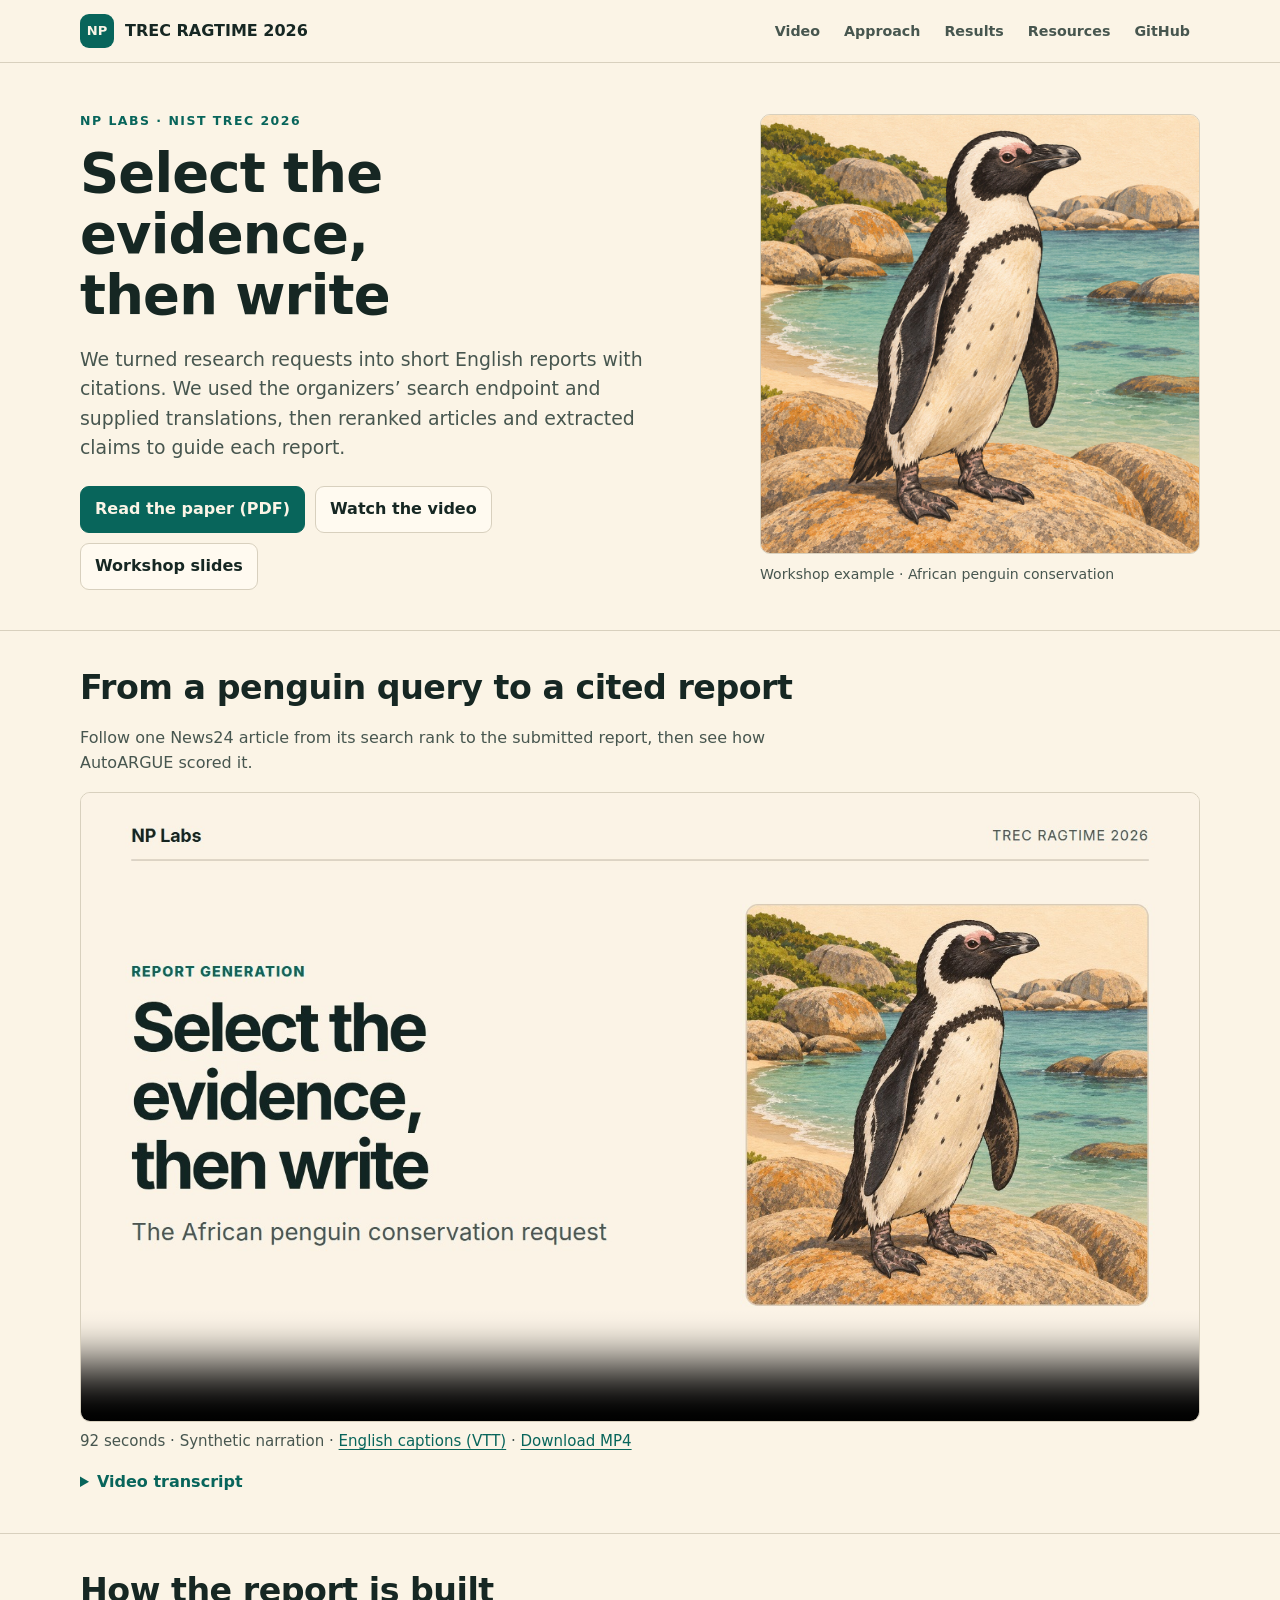
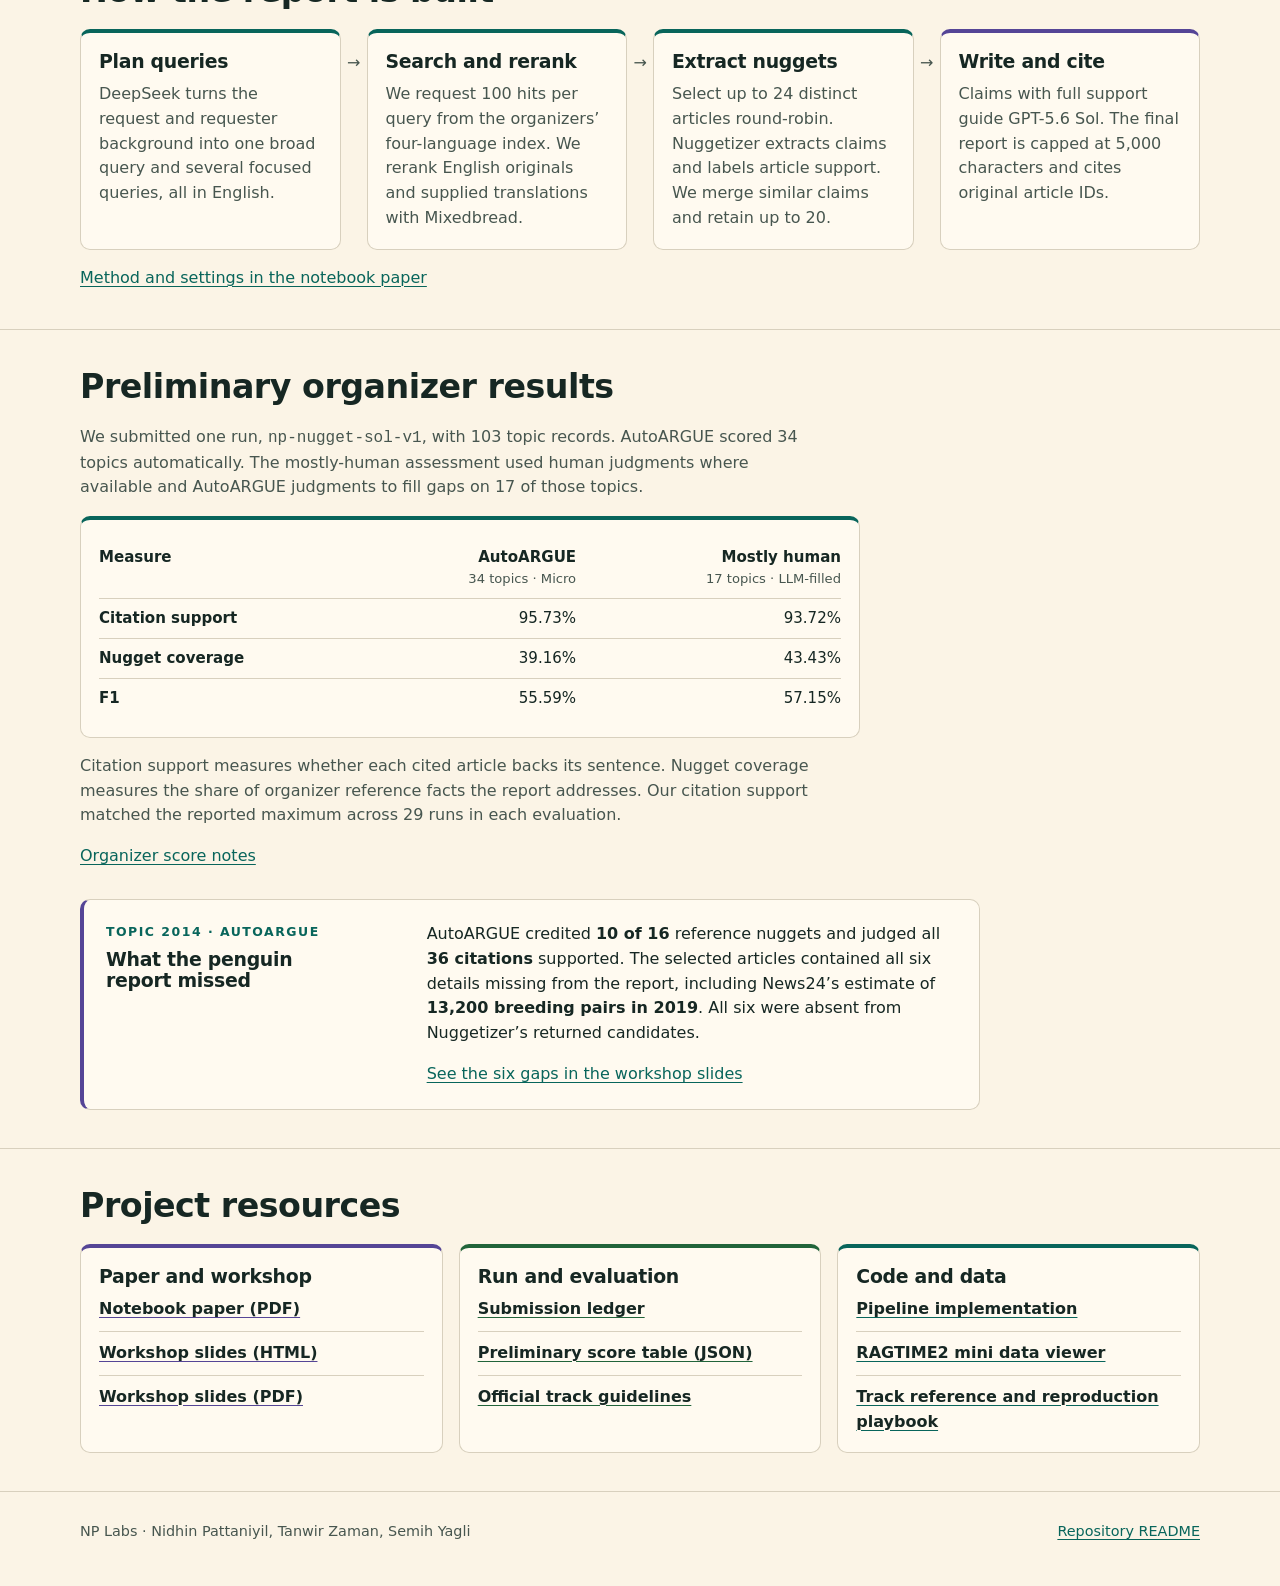
<file: index.html>
<!doctype html>
<html lang="en">
<head>
  <meta charset="utf-8">
  <meta name="viewport" content="width=device-width, initial-scale=1">
  <meta name="description" content="NP Labs at TREC RAGTIME 2026. See how we selected evidence from a multilingual news collection and wrote short, cited English reports.">
  <title>TREC RAGTIME 2026 · NP Labs</title>
  <link rel="stylesheet" href="assets/site.css">
</head>
<body id="top">
  <a class="skip-link" href="#main">Skip to content</a>
  <header class="topbar">
    <div class="shell topbar-inner">
      <a class="brand" href="#top">
        <span class="brand-mark" aria-hidden="true">NP</span>
        <span>TREC RAGTIME 2026</span>
      </a>
      <nav aria-label="Project navigation">
        <a href="#film">Video</a>
        <a href="#approach">Approach</a>
        <a href="#results">Results</a>
        <a href="#resources">Resources</a>
        <a href="https://github.com/npatta01/trec_ragtime_2026">GitHub</a>
      </nav>
    </div>
  </header>

  <main id="main" tabindex="-1">
    <section class="hero" aria-labelledby="project-title">
      <div class="shell hero-inner">
        <div>
          <p class="eyebrow">NP Labs · NIST TREC 2026</p>
          <h1 id="project-title">Select the evidence,<br>then write</h1>
          <p class="lede">We turned research requests into short English reports with citations. We used the organizers’ search endpoint and supplied translations, then reranked articles and extracted claims to guide each report.</p>
          <div class="actions">
            <a class="button primary" href="paper/ragtime2026-np-draft.pdf">Read the paper (PDF)</a>
            <a class="button" href="#film">Watch the video</a>
            <a class="button" href="slides/ragtime2026.html">Workshop slides</a>
          </div>
        </div>
        <figure class="hero-figure">
          <img class="hero-art" src="slides/art/african-penguin.jpg" width="1080" height="1080"
               alt="Illustration of an African penguin standing on a rocky shore">
          <figcaption>Workshop example · African penguin conservation</figcaption>
        </figure>
      </div>
    </section>

    <section id="film" class="section" aria-labelledby="film-title">
      <div class="shell">
        <h2 id="film-title">From a penguin query to a cited report</h2>
        <p class="section-intro">Follow one News24 article from its search rank to the submitted report, then see how AutoARGUE scored it.</p>
        <figure class="film">
          <video controls playsinline preload="metadata" poster="assets/ragtime-approach.jpg"
                 width="1600" height="900" aria-label="RAGTIME approach and penguin report example">
            <source src="assets/ragtime-approach.mp4" type="video/mp4">
            <track src="assets/ragtime-approach.vtt" kind="captions" srclang="en" label="English">
            <a href="assets/ragtime-approach.mp4">Watch the video (MP4)</a>
          </video>
          <figcaption>
            92 seconds · Synthetic narration · <a href="assets/ragtime-approach.vtt">English captions (VTT)</a> ·
            <a href="assets/ragtime-approach.mp4" download>Download MP4</a>
          </figcaption>
        </figure>
        <details class="transcript">
          <summary>Video transcript</summary>
          <p>At TREC RAGTIME 2026, NP Labs turned multilingual news into short English reports with citations. One topic asked how African penguin populations changed and what could protect them.</p>
          <p>DeepSeek produced eight English queries. One looked for conservation measures and fishing restrictions. The organizers’ search returned 100 hits per query across English, Spanish, Russian, and Chinese.</p>
          <p>Mixedbread reranked the English article text. News24 rose from sixteenth to first for the fishing query. We selected 24 distinct articles across the ranked lists and kept 19 extracted claims for this topic.</p>
          <p>The supported claims guided GPT-5.6 Sol. The report cited News24 for a 2008 experiment. The study found that fishing restrictions slowed annual population decline from about 7% to 5%.</p>
          <p>For this topic, AutoARGUE supported all 36 citations and credited 10 of 16 reference nuggets. Selected articles contained all six missing details. All six were absent from the candidates Nuggetizer returned. News24 gave an estimate of 13,200 breeding pairs in 2019 that the report missed.</p>
          <p>Across 34 topics, preliminary AutoARGUE scored our citation support at 95.73%. The report set covered 39.16% of reference nuggets across those same topics.</p>
        </details>
      </div>
    </section>

    <section id="approach" class="section" aria-labelledby="approach-title">
      <div class="shell">
        <h2 id="approach-title">How the report is built</h2>
        <ol class="pipeline" role="list" aria-label="Submitted report generation pipeline">
          <li class="card">
            <h3>Plan queries</h3>
            <p>DeepSeek turns the request and requester background into one broad query and several focused queries, all in English.</p>
          </li>
          <li class="card">
            <h3>Search and rerank</h3>
            <p>We request 100 hits per query from the organizers’ four-language index. We rerank English originals and supplied translations with Mixedbread.</p>
          </li>
          <li class="card">
            <h3>Extract nuggets</h3>
            <p>Select up to 24 distinct articles round-robin. Nuggetizer extracts claims and labels article support. We merge similar claims and retain up to 20.</p>
          </li>
          <li class="card violet">
            <h3>Write and cite</h3>
            <p>Claims with full support guide GPT-5.6 Sol. The final report is capped at 5,000 characters and cites original article IDs.</p>
          </li>
        </ol>
        <p class="section-link"><a href="paper/ragtime2026-np-draft.pdf">Method and settings in the notebook paper</a></p>
      </div>
    </section>

    <section id="results" class="section" aria-labelledby="results-title">
      <div class="shell">
        <h2 id="results-title">Preliminary organizer results</h2>
        <p class="section-intro">We submitted one run, <code>np-nugget-sol-v1</code>, with 103 topic records. AutoARGUE scored 34 topics automatically. The mostly-human assessment used human judgments where available and AutoARGUE judgments to fill gaps on 17 of those topics.</p>
        <div class="card scorecard">
          <table>
            <caption class="sr-only">Preliminary scores for the same submission under two evaluations</caption>
            <thead>
              <tr>
                <th scope="col">Measure</th>
                <th scope="col">AutoARGUE<span>34 topics · Micro</span></th>
                <th scope="col">Mostly human<span>17 topics · LLM-filled</span></th>
              </tr>
            </thead>
            <tbody>
              <tr><th scope="row">Citation support</th><td>95.73%</td><td>93.72%</td></tr>
              <tr><th scope="row">Nugget coverage</th><td>39.16%</td><td>43.43%</td></tr>
              <tr><th scope="row">F1</th><td>55.59%</td><td>57.15%</td></tr>
            </tbody>
          </table>
        </div>
        <p class="section-note">Citation support measures whether each cited article backs its sentence. Nugget coverage measures the share of organizer reference facts the report addresses. Our citation support matched the reported maximum across 29 runs in each evaluation.</p>
        <p class="section-link"><a href="https://github.com/npatta01/trec_ragtime_2026/blob/main/results/2026-11-02/README.md">Organizer score notes</a></p>

        <aside class="case-study" aria-labelledby="case-title">
          <div>
            <p class="eyebrow">Topic 2014 · AutoARGUE</p>
            <h3 id="case-title">What the penguin report missed</h3>
          </div>
          <div>
            <p>AutoARGUE credited <strong>10 of 16</strong> reference nuggets and judged all <strong>36 citations</strong> supported. The selected articles contained all six details missing from the report, including News24’s estimate of <strong>13,200 breeding pairs in 2019</strong>. All six were absent from Nuggetizer’s returned candidates.</p>
            <p class="section-link"><a href="slides/ragtime2026.html#/coverage-gaps">See the six gaps in the workshop slides</a></p>
          </div>
        </aside>
      </div>
    </section>

    <section id="resources" class="section" aria-labelledby="resources-title">
      <div class="shell">
        <h2 id="resources-title">Project resources</h2>
        <div class="grid">
          <article class="card violet">
            <h3>Paper and workshop</h3>
            <ul class="links">
              <li><a href="paper/ragtime2026-np-draft.pdf">Notebook paper (PDF)</a></li>
              <li><a href="slides/ragtime2026.html">Workshop slides (HTML)</a></li>
              <li><a href="slides/ragtime2026.pdf">Workshop slides (PDF)</a></li>
            </ul>
          </article>
          <article class="card green">
            <h3>Run and evaluation</h3>
            <ul class="links">
              <li><a href="https://github.com/npatta01/trec_ragtime_2026/blob/main/submissions/np-nugget-sol-v1/LEDGER.md">Submission ledger</a></li>
              <li><a href="https://github.com/npatta01/trec_ragtime_2026/blob/main/paper/organizer-results-table.json">Preliminary score table (JSON)</a></li>
              <li><a href="https://docs.google.com/document/d/1XqypNTHxIdazxfnUebrp-EsUuGNhodhQGrJIDnYGaB4/edit">Official track guidelines</a></li>
            </ul>
          </article>
          <article class="card">
            <h3>Code and data</h3>
            <ul class="links">
              <li><a href="https://github.com/npatta01/trec_ragtime_2026/tree/main/src/trec_ragtime">Pipeline implementation</a></li>
              <li><a href="https://github.com/npatta01/trec_ragtime_2026/blob/main/notebooks/ragtime2_mini_viewer.ipynb">RAGTIME2 mini data viewer</a></li>
              <li><a href="reports/2026-quick-reference-and-2025-reproduction-playbook/">Track reference and reproduction playbook</a></li>
            </ul>
          </article>
        </div>
      </div>
    </section>
  </main>

  <footer>
    <div class="shell footer-inner">
      <p>NP Labs · Nidhin Pattaniyil, Tanwir Zaman, Semih Yagli</p>
      <a href="https://github.com/npatta01/trec_ragtime_2026#readme">Repository README</a>
    </div>
  </footer>
</body>
</html>
</file>
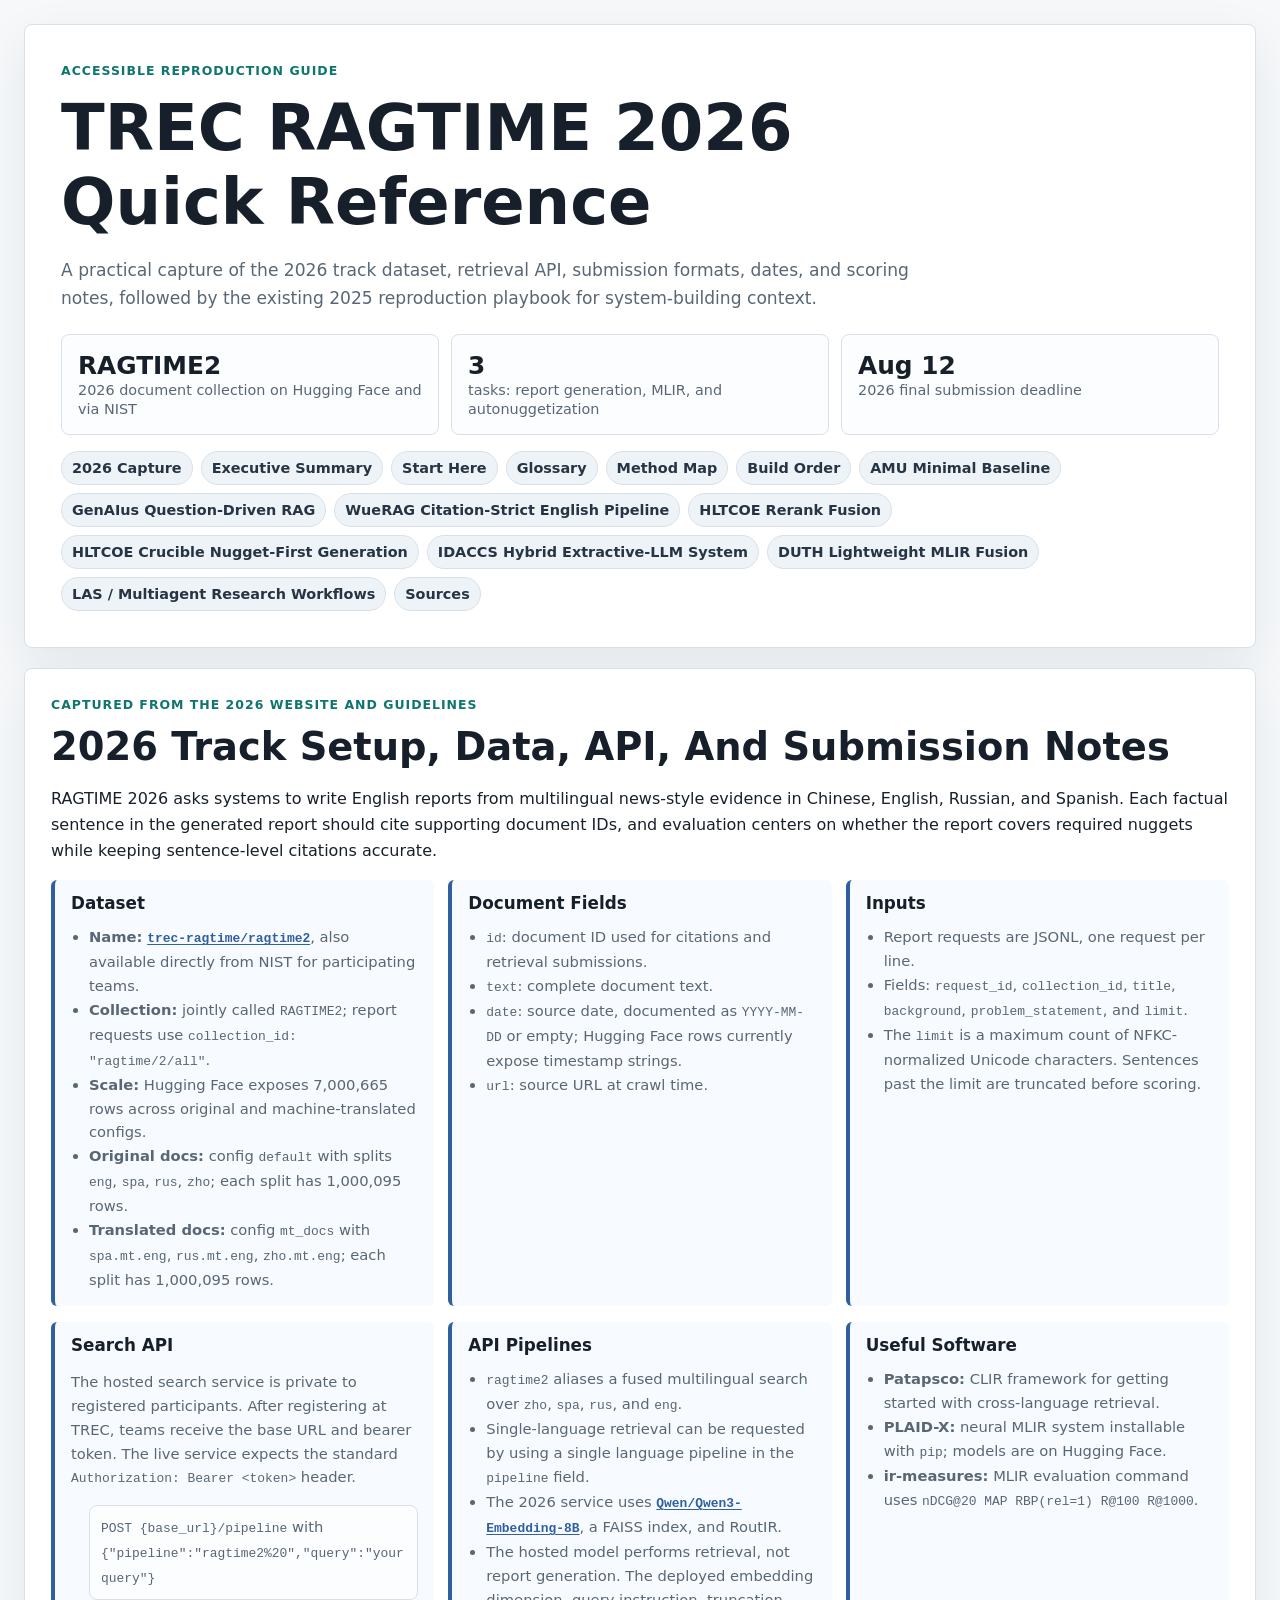
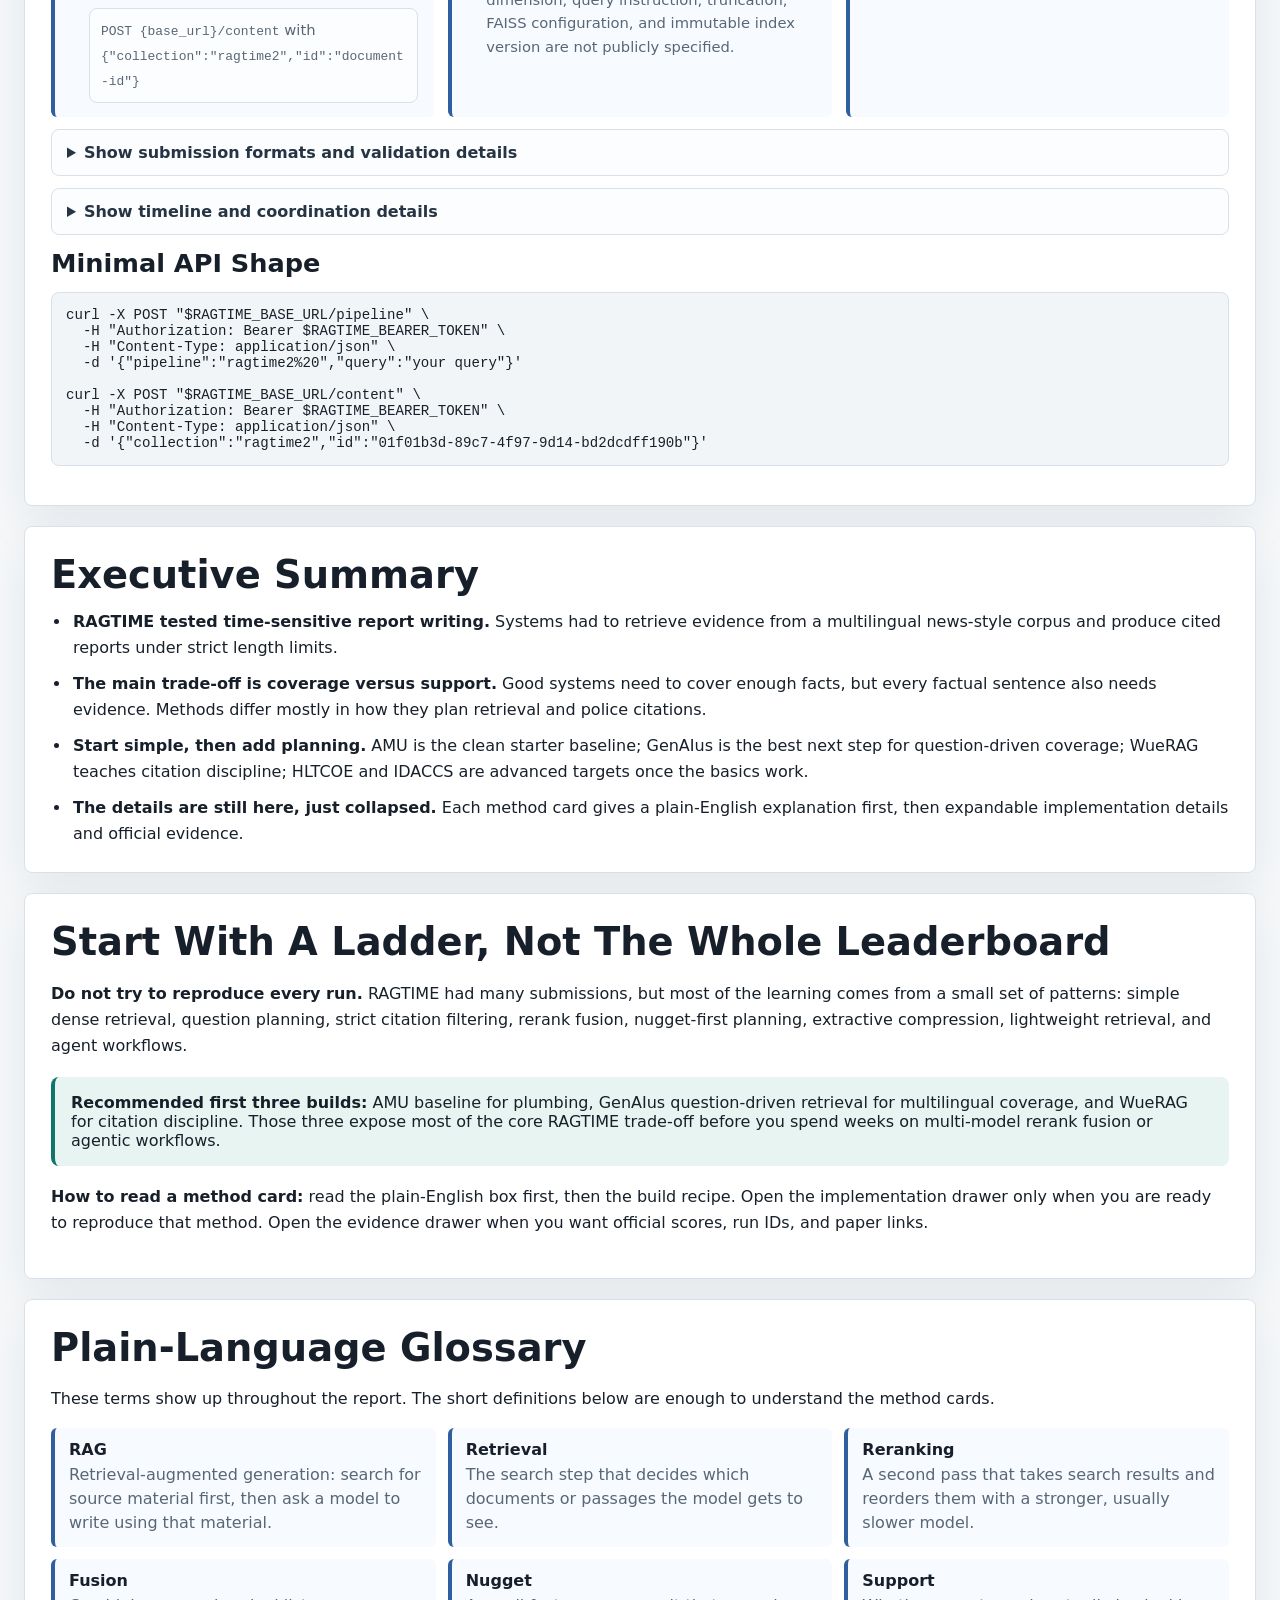
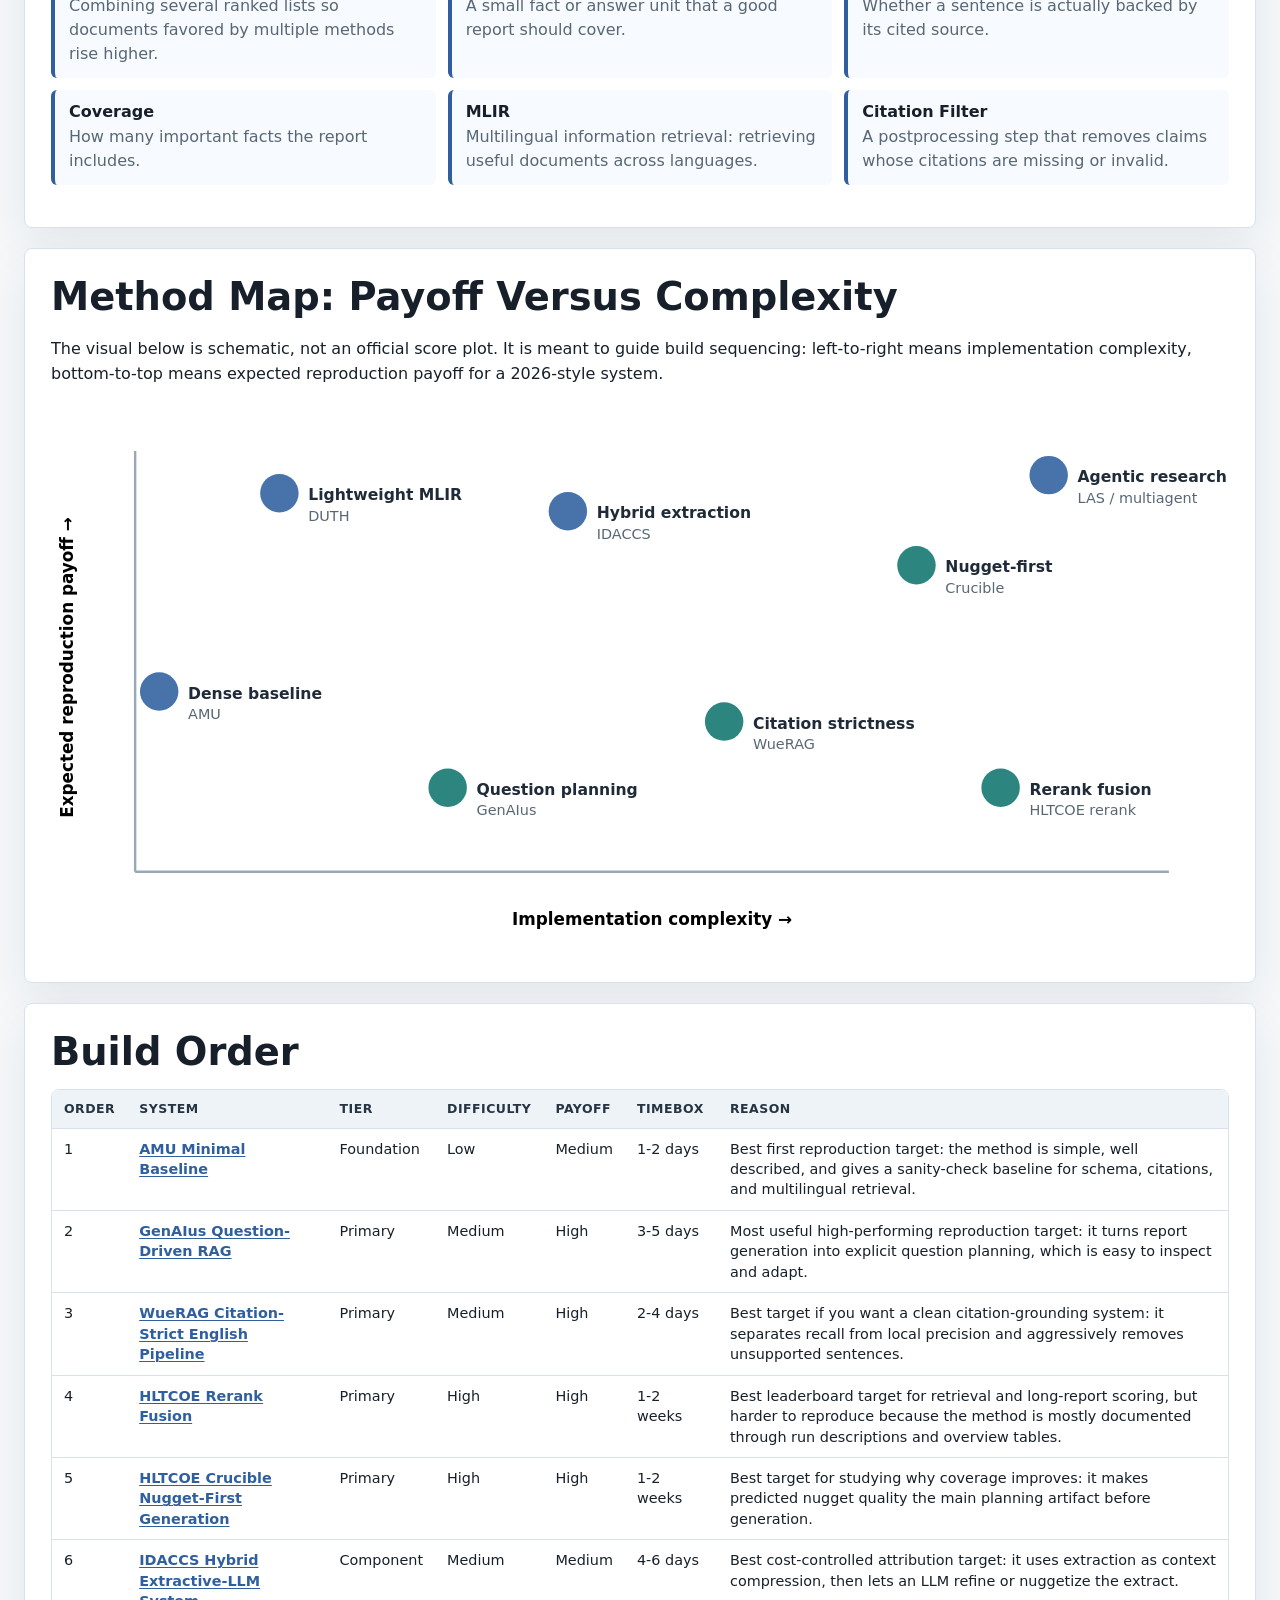
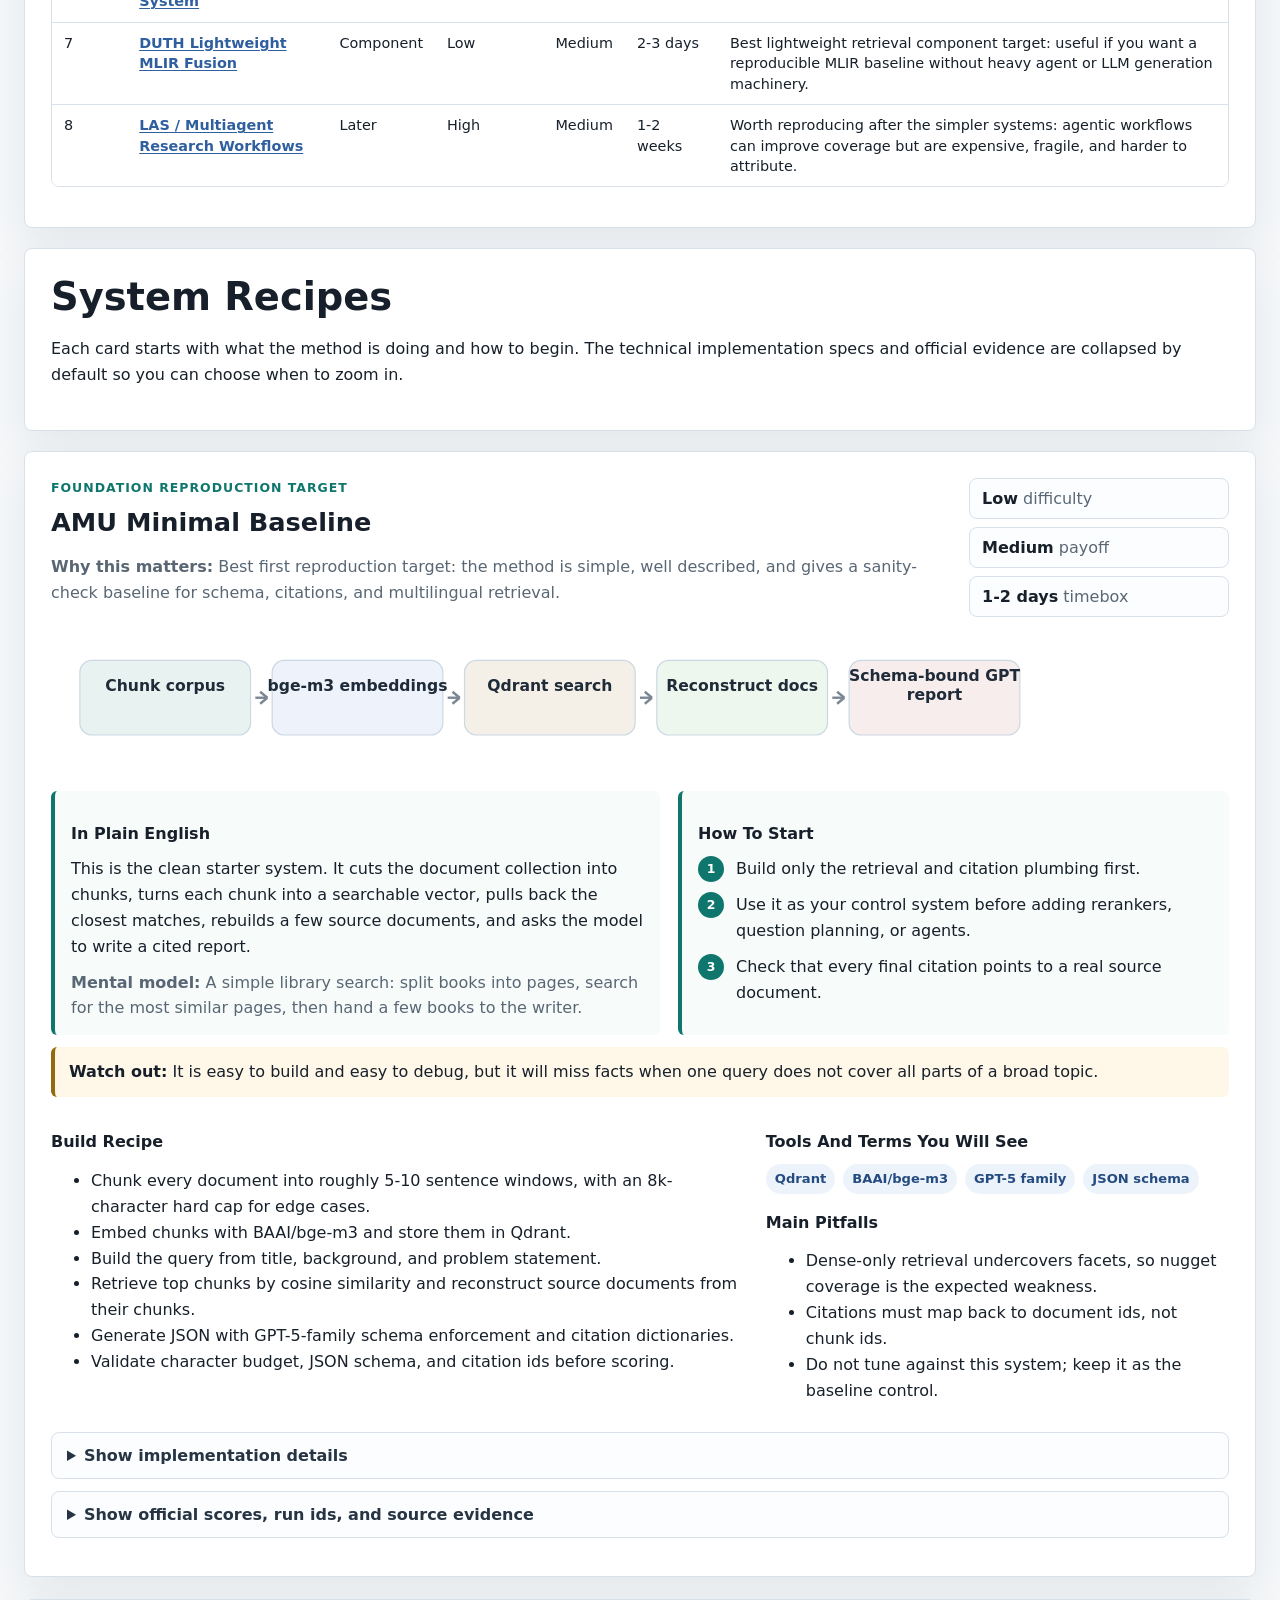
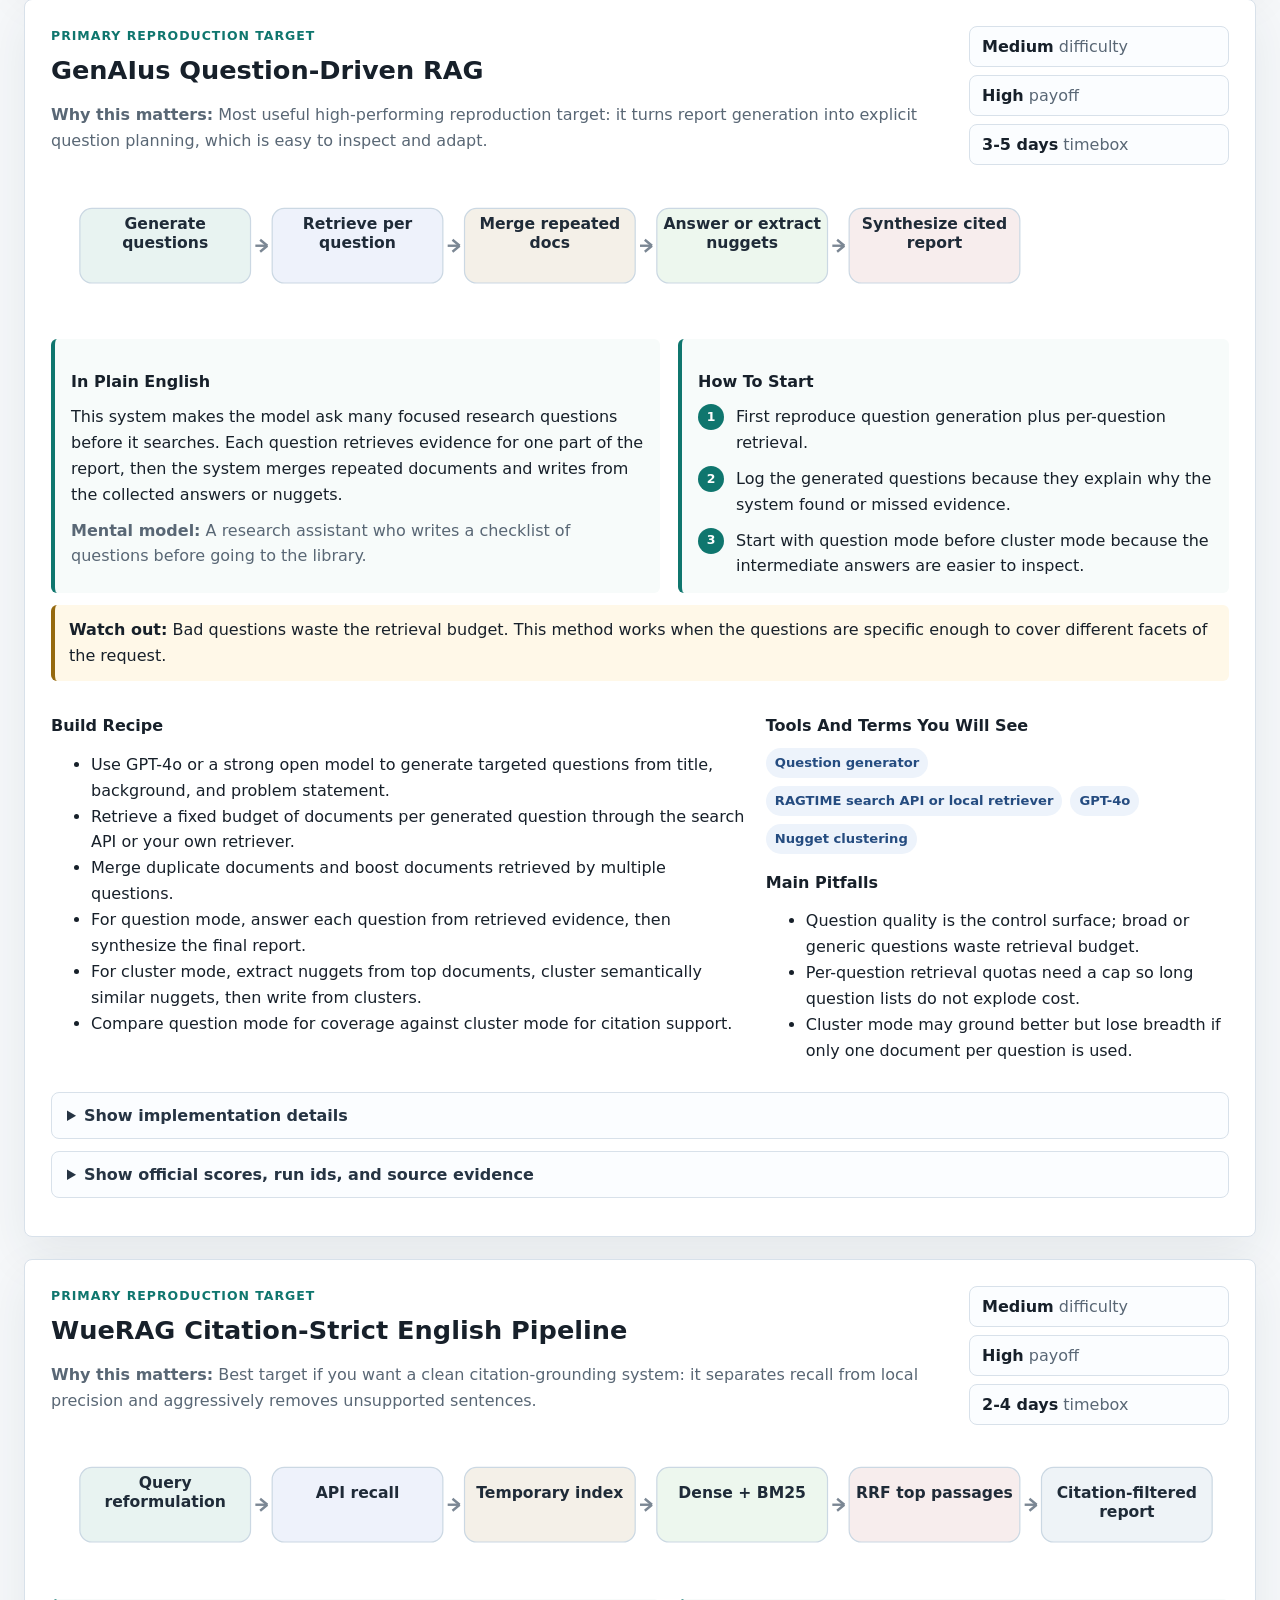
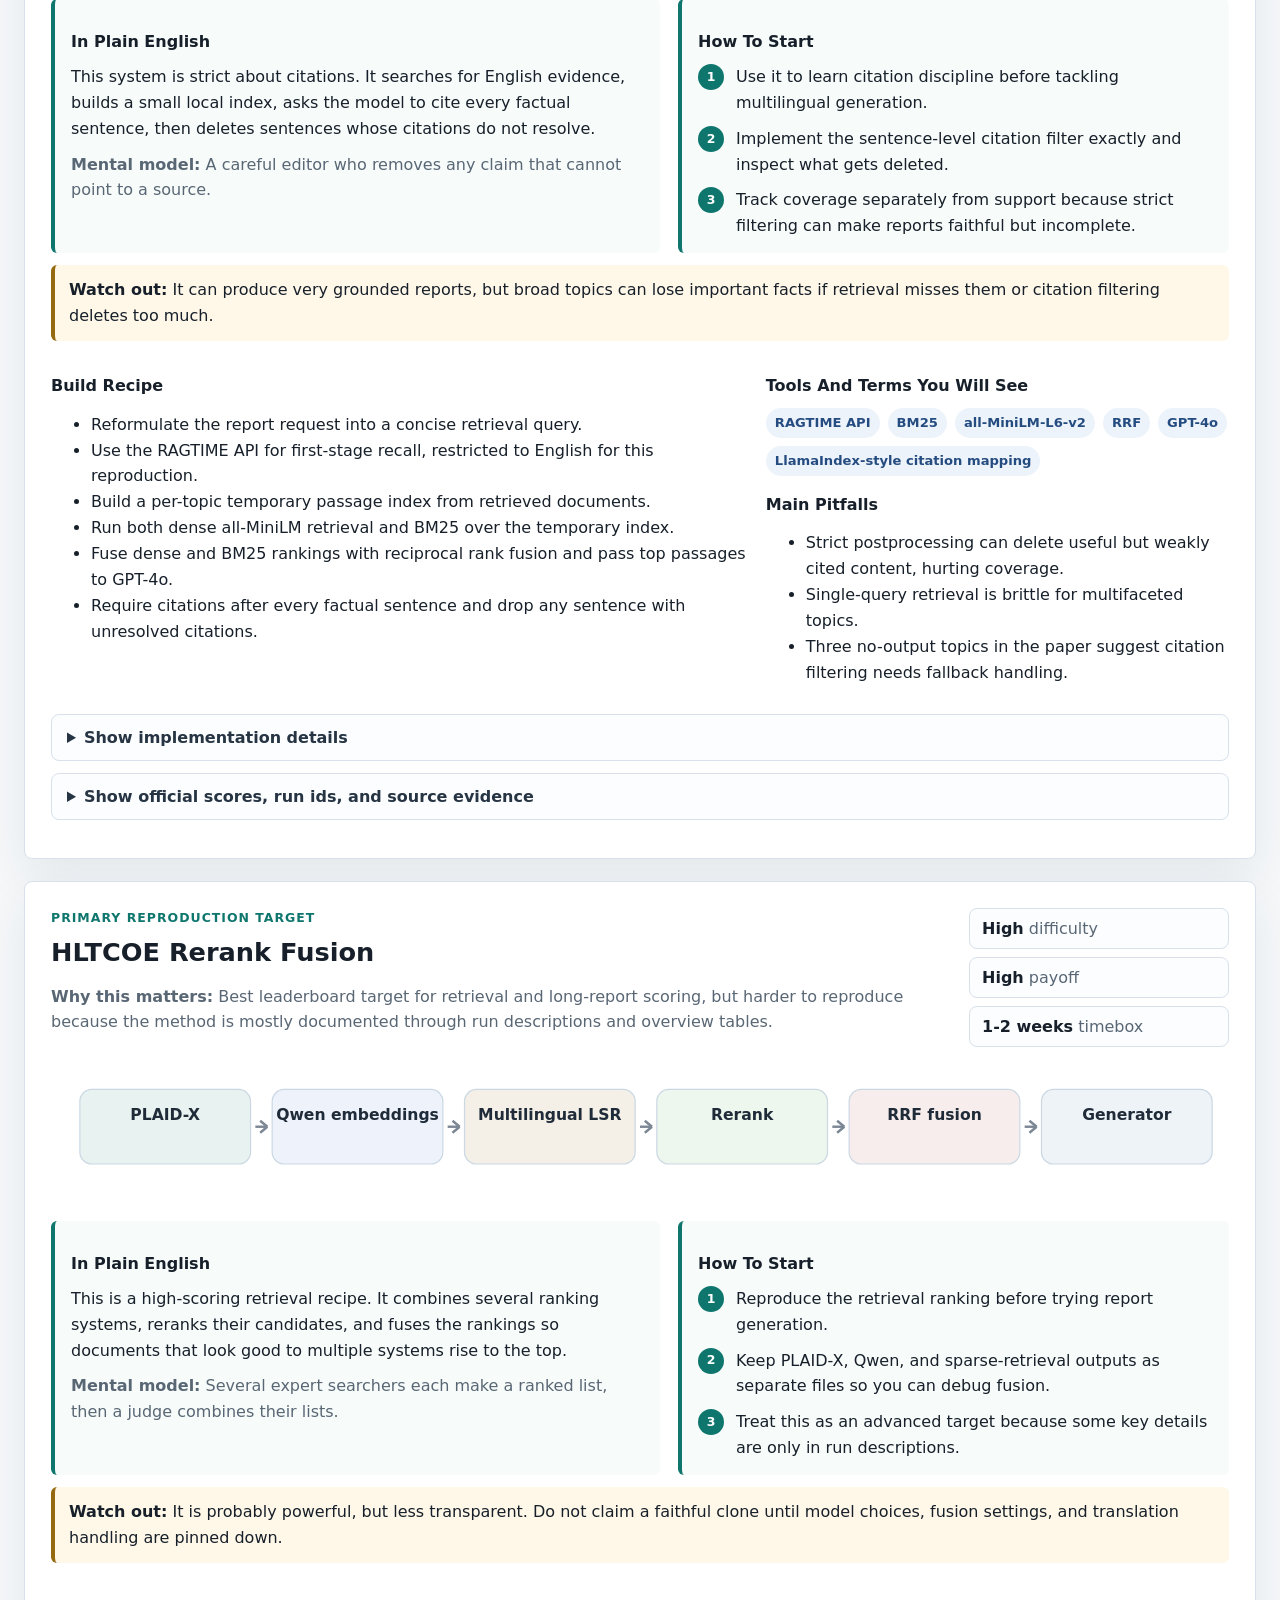
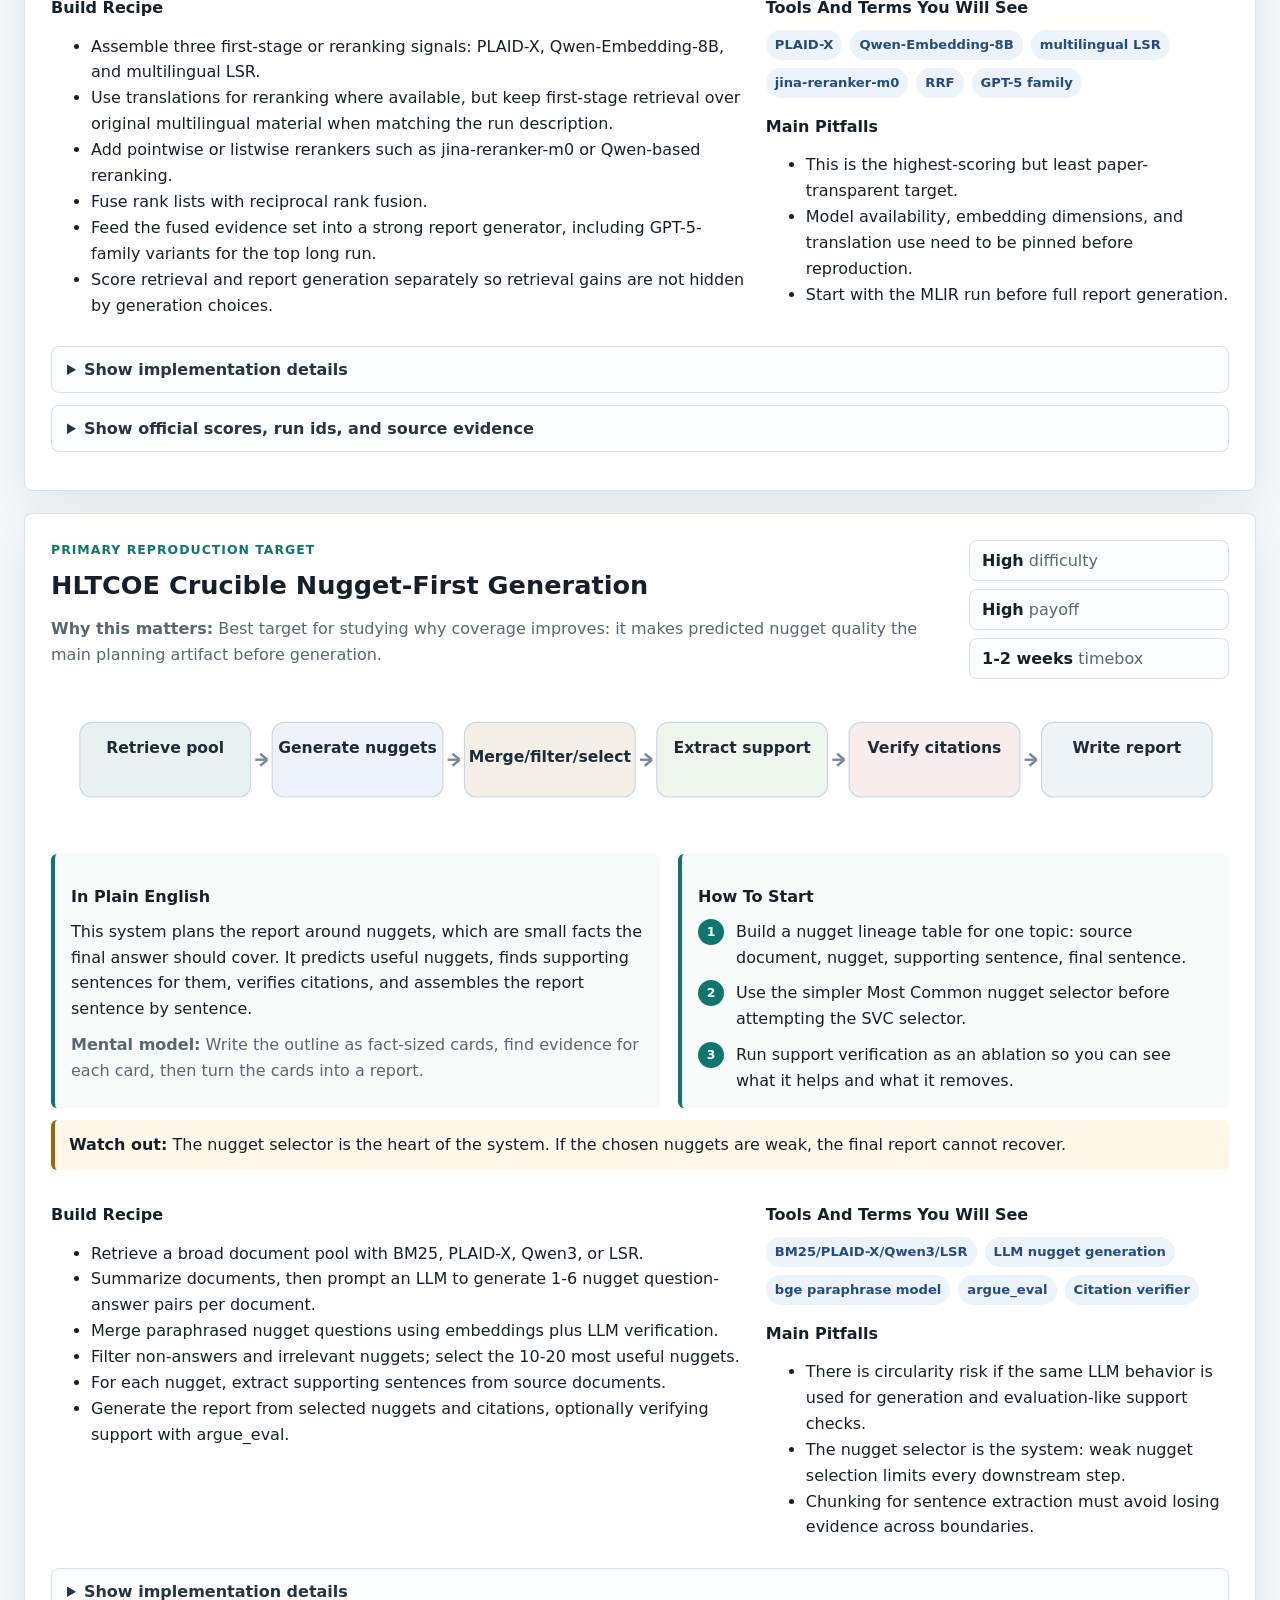
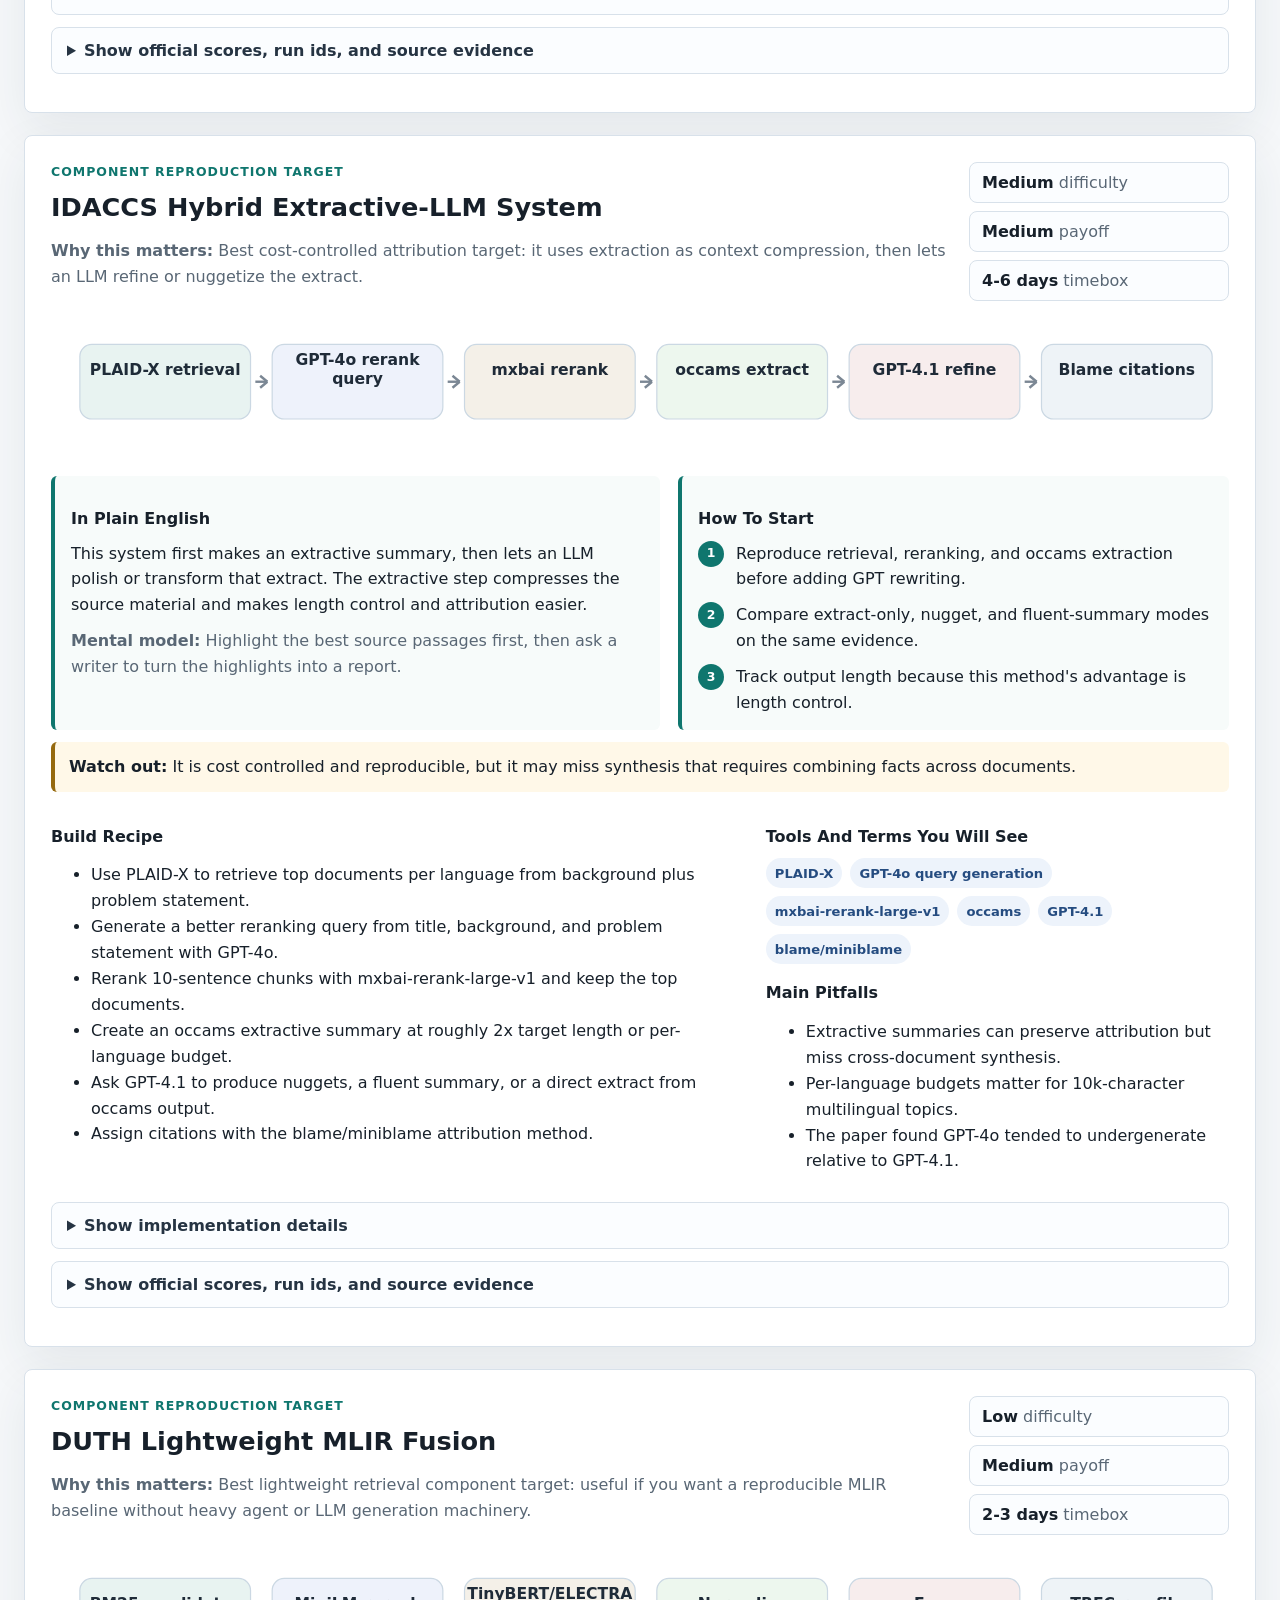
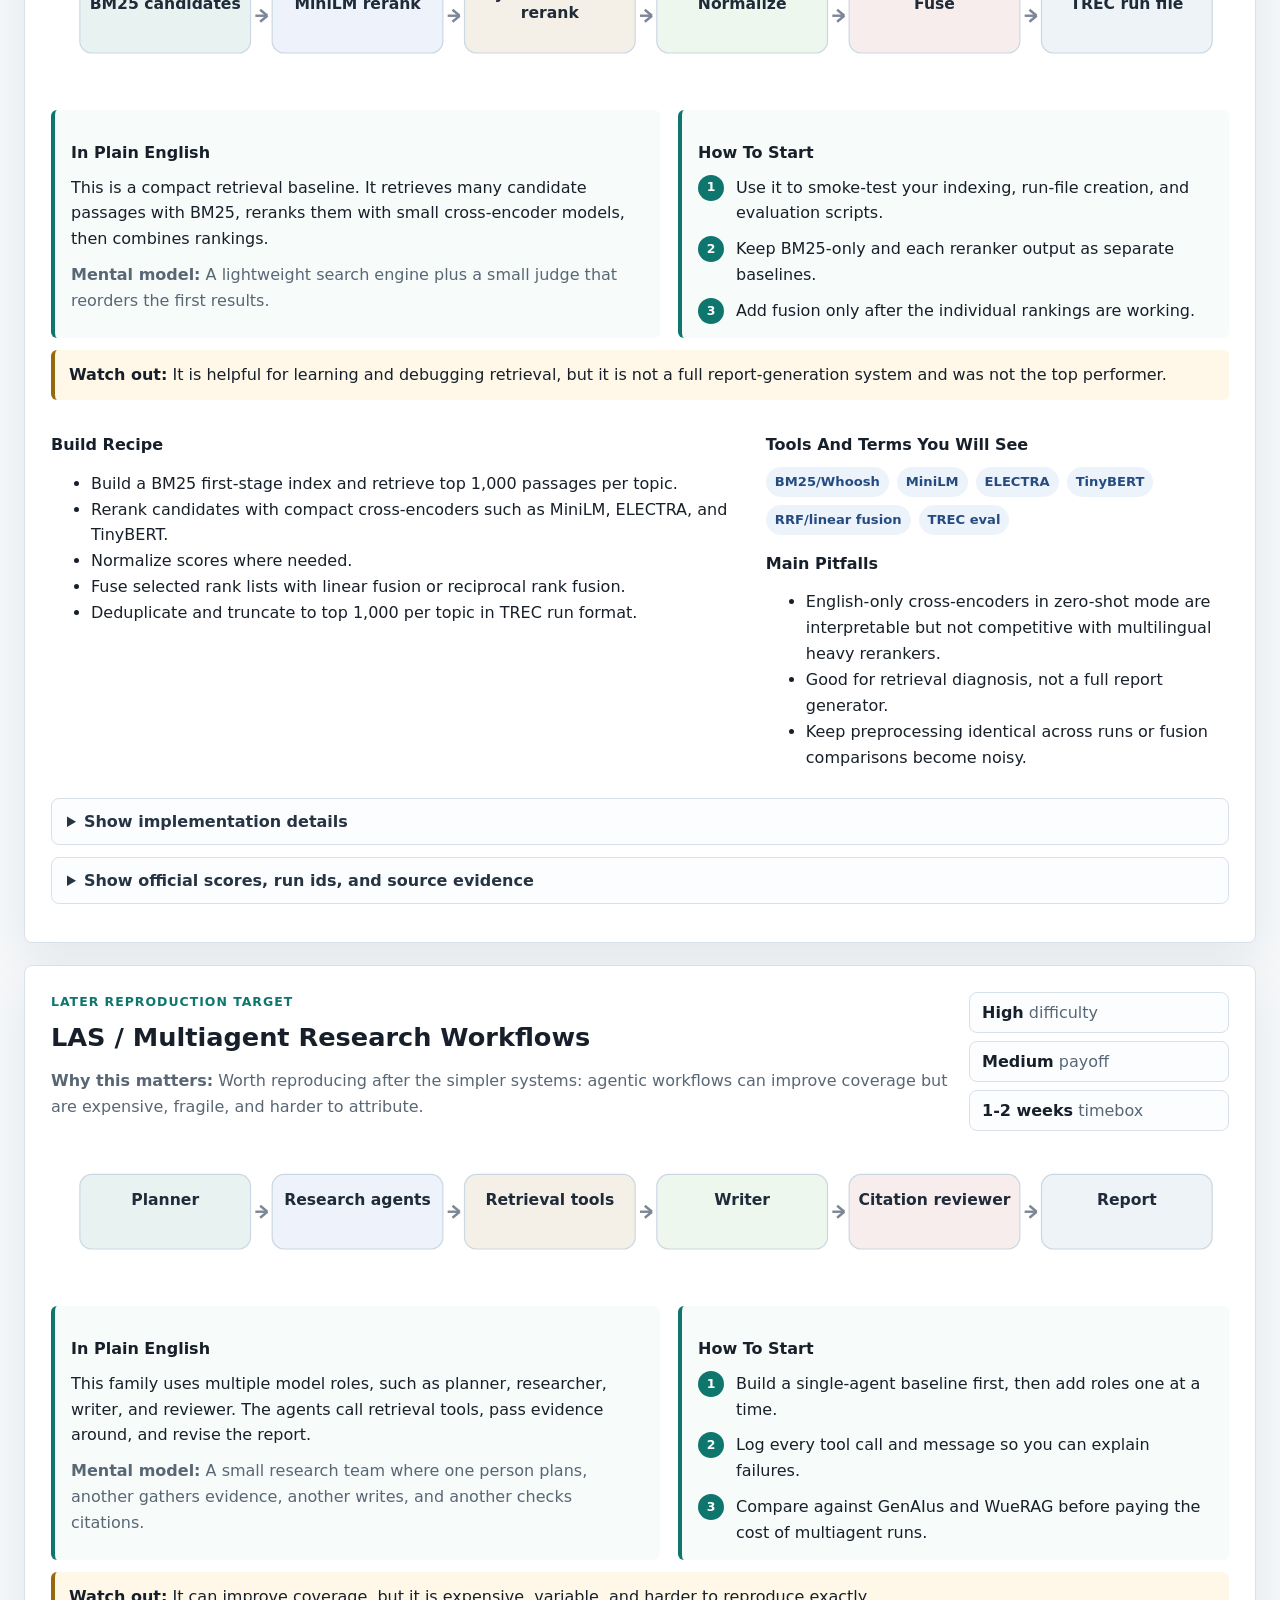
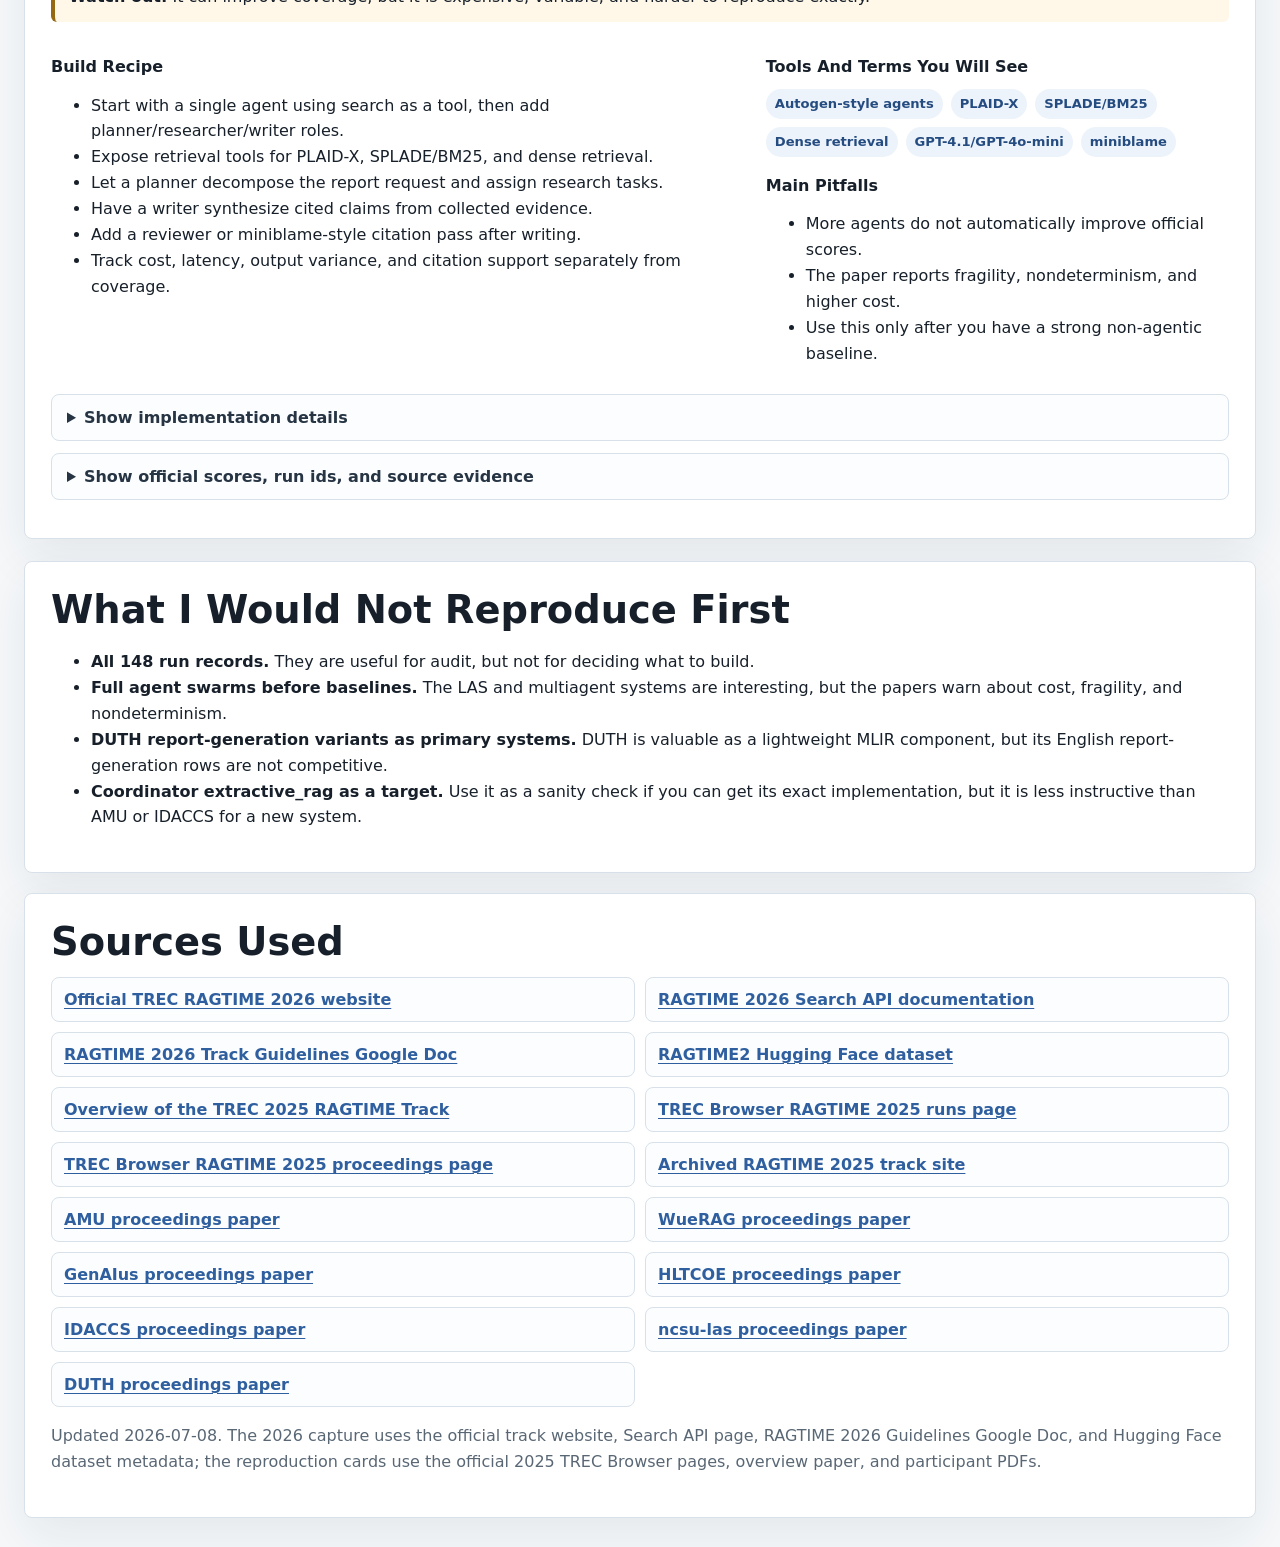
<file: reports/2026-quick-reference-and-2025-reproduction-playbook/index.html>
<!DOCTYPE html>
<html lang="en">
<head>
  <meta charset="utf-8">
  <meta name="viewport" content="width=device-width, initial-scale=1">
  <meta name="description" content="TREC RAGTIME 2026 track reference and 2025 system reproduction playbook.">
  <title>TREC RAGTIME 2026 Quick Reference and 2025 Reproduction Playbook</title>
  <style>
    :root {
      --bg: #f6f8fa;
      --paper: #ffffff;
      --ink: #17202a;
      --muted: #596775;
      --line: #d8e1ea;
      --teal: #0f766e;
      --blue: #2f5f9f;
      --amber: #95690f;
      --red: #9f3e43;
      --soft: #eef3f7;
      --soft-teal: #e7f4f2;
      --shadow: 0 18px 50px rgba(31, 45, 61, 0.08);
      font-family: Inter, ui-sans-serif, system-ui, -apple-system, BlinkMacSystemFont, "Segoe UI", sans-serif;
    }
    * { box-sizing: border-box; }
    html { scroll-behavior: smooth; }
    body { margin: 0; background: var(--bg); color: var(--ink); }
    a { color: var(--blue); font-weight: 800; text-decoration-thickness: 0.08em; text-underline-offset: 0.16em; }
    .skip-link { position: absolute; left: 16px; top: 12px; transform: translateY(-160%); padding: 10px 12px; border-radius: 6px; background: var(--ink); color: #fff; z-index: 10; }
    .skip-link:focus { transform: translateY(0); }
    .layout { max-width: 1280px; margin: 0 auto; padding: 24px; }
    header, section, .candidate-card { border: 1px solid var(--line); border-radius: 8px; background: var(--paper); box-shadow: var(--shadow); }
    header { padding: 36px; margin-bottom: 20px; }
    .kicker { margin: 0 0 10px; color: var(--teal); font-size: 0.78rem; font-weight: 900; letter-spacing: 0.08em; text-transform: uppercase; }
    h1, h2, h3, h4 { margin: 0 0 12px; line-height: 1.16; letter-spacing: 0; }
    h1 { max-width: 940px; font-size: clamp(2.2rem, 5vw, 4.8rem); }
    h2 { font-size: clamp(1.55rem, 3vw, 2.45rem); }
    h3 { font-size: clamp(1.25rem, 2vw, 1.75rem); }
    h4 { margin-top: 20px; font-size: 1rem; }
    p, li { line-height: 1.62; }
    .lede { max-width: 900px; color: var(--muted); font-size: 1.07rem; }
    .hero-grid { display: grid; grid-template-columns: repeat(3, minmax(0, 1fr)); gap: 12px; margin-top: 22px; }
    .hero-card { padding: 16px; border: 1px solid var(--line); border-radius: 8px; background: #fbfdff; }
    .hero-card b { display: block; font-size: 1.55rem; }
    .hero-card span { color: var(--muted); font-size: 0.9rem; }
    section { padding: 26px; margin-bottom: 20px; }
    .toc { display: flex; flex-wrap: wrap; gap: 8px; margin-top: 16px; }
    .toc a { display: inline-flex; min-height: 34px; align-items: center; padding: 7px 10px; border: 1px solid var(--line); border-radius: 999px; background: var(--soft); color: #263443; text-decoration: none; font-size: 0.9rem; }
    .callout { margin: 18px 0; padding: 16px; border-left: 4px solid var(--teal); border-radius: 8px; background: var(--soft-teal); }
    .quick-grid { display: grid; grid-template-columns: repeat(3, minmax(0, 1fr)); gap: 14px; margin-top: 16px; }
    .quick-box { min-width: 0; padding: 14px 16px; border-left: 4px solid var(--blue); border-radius: 6px; background: #f7faff; }
    .quick-box h3 { font-size: 1.05rem; }
    .quick-box p, .quick-box li { color: var(--muted); font-size: 0.92rem; }
    .quick-box ul { margin: 0; padding-left: 18px; }
    .inline-code-list { display: grid; gap: 8px; margin: 12px 0 0; padding: 0; list-style: none; }
    .inline-code-list li { padding: 9px 11px; border: 1px solid var(--line); border-radius: 8px; background: #fbfdff; }
    .api-example { margin-top: 14px; }
    .map-svg, .pipeline-svg { width: 100%; height: auto; display: block; }
    .candidate-card { padding: 26px; margin-bottom: 22px; scroll-margin-top: 16px; }
    .candidate-head { display: grid; grid-template-columns: minmax(0, 1fr) 260px; gap: 18px; align-items: start; }
    .why { color: var(--muted); }
    .plain-grid { display: grid; grid-template-columns: minmax(0, 1.05fr) minmax(280px, 0.95fr); gap: 18px; margin: 16px 0 10px; }
    .plain-box { padding: 14px 16px; border-left: 4px solid var(--teal); background: #f7fbfa; border-radius: 6px; }
    .plain-box p { margin: 0 0 10px; }
    .plain-box p:last-child { margin-bottom: 0; }
    .mental-model { color: var(--muted); }
    .watchout { margin: 12px 0 16px; padding: 12px 14px; border-left: 4px solid var(--amber); background: #fff8e8; border-radius: 6px; }
    .simple-steps { display: grid; gap: 10px; margin: 0; padding: 0; list-style: none; }
    .simple-steps li { display: grid; grid-template-columns: 28px minmax(0, 1fr); gap: 10px; align-items: start; }
    .simple-steps span { display: inline-grid; place-items: center; width: 26px; height: 26px; border-radius: 50%; background: var(--teal); color: #fff; font-weight: 900; font-size: 0.78rem; }
    .score-badges { display: grid; gap: 8px; }
    .score-badges span { padding: 10px 12px; border: 1px solid var(--line); border-radius: 8px; background: #fbfdff; color: var(--muted); }
    .score-badges b { color: var(--ink); }
    .card-grid { display: grid; grid-template-columns: minmax(0, 1.2fr) minmax(280px, 0.8fr); gap: 20px; margin-top: 12px; }
    .detail-grid { display: grid; grid-template-columns: repeat(2, minmax(0, 1fr)); gap: 18px; margin-top: 10px; }
    .subsection { min-width: 0; }
    .pill-list { display: flex; flex-wrap: wrap; gap: 8px; }
    .pill { display: inline-flex; align-items: center; min-height: 30px; padding: 5px 9px; border-radius: 999px; background: #edf3fb; color: #254c80; font-weight: 800; font-size: 0.82rem; }
    pre { overflow-x: auto; padding: 14px; border: 1px solid var(--line); border-radius: 8px; background: #f1f5f8; }
    code { font-family: "JetBrains Mono", ui-monospace, SFMono-Regular, Menlo, Consolas, monospace; font-size: 0.88em; overflow-wrap: anywhere; }
    .table-wrap { overflow-x: auto; border: 1px solid var(--line); border-radius: 8px; margin: 14px 0; }
    table { width: 100%; min-width: 760px; border-collapse: collapse; background: #fff; }
    th, td { padding: 10px 12px; border-bottom: 1px solid var(--line); text-align: left; vertical-align: top; font-size: 0.9rem; line-height: 1.42; }
    th { background: #eef3f7; color: #263443; font-size: 0.78rem; letter-spacing: 0.04em; text-transform: uppercase; }
    tr:last-child td { border-bottom: 0; }
    .small table { min-width: 700px; }
    .compact table { min-width: 520px; }
    .compact th, .compact td { font-size: 0.86rem; }
    .muted { color: var(--muted); }
    .run-desc { color: var(--muted); }
    .detail-toggle { margin: 12px 0; border: 1px solid var(--line); border-radius: 8px; background: #fbfdff; }
    .detail-toggle summary { cursor: pointer; padding: 13px 15px; font-weight: 900; color: #263443; }
    .detail-toggle summary:hover { background: #eef3f7; }
    .detail-toggle > div { padding: 0 15px 15px; border-top: 1px solid var(--line); }
    .summary-list { display: grid; gap: 10px; margin: 0; padding-left: 20px; }
    .summary-list li { padding-left: 2px; }
    .glossary { display: grid; grid-template-columns: repeat(3, minmax(0, 1fr)); gap: 12px; margin-top: 14px; }
    .glossary div { padding: 12px 14px; border-left: 4px solid var(--blue); background: #f7faff; border-radius: 6px; }
    .glossary dt { margin: 0 0 4px; font-weight: 900; }
    .glossary dd { margin: 0; color: var(--muted); line-height: 1.5; }
    .source-grid { display: grid; grid-template-columns: repeat(2, minmax(0, 1fr)); gap: 10px; }
    .source-grid a { display: block; padding: 12px; border: 1px solid var(--line); border-radius: 8px; background: #fbfdff; }
    @media (max-width: 860px) {
      .layout { padding: 14px; }
      header, section, .candidate-card { padding: 20px; }
      .hero-grid, .candidate-head, .plain-grid, .card-grid, .detail-grid, .glossary, .source-grid, .quick-grid { grid-template-columns: 1fr; }
      table { min-width: 680px; }
    }
  </style>
</head>
<body>
  <a class="skip-link" href="#main-content">Skip to report content</a>
  <main id="main-content" class="layout">
    <header>
      <p class="kicker">Accessible reproduction guide</p>
      <h1>TREC RAGTIME 2026 Quick Reference</h1>
      <p class="lede">A practical capture of the 2026 track dataset, retrieval API, submission formats, dates, and scoring notes, followed by the existing 2025 reproduction playbook for system-building context.</p>
      <div class="hero-grid">
        <div class="hero-card"><b>RAGTIME2</b><span>2026 document collection on Hugging Face and via NIST</span></div>
        <div class="hero-card"><b>3</b><span>tasks: report generation, MLIR, and autonuggetization</span></div>
        <div class="hero-card"><b>Aug 12</b><span>2026 final submission deadline</span></div>
      </div>
      <nav class="toc">
        <a href="#track-2026">2026 Capture</a>
        <a href="#executive-summary">Executive Summary</a>
        <a href="#start">Start Here</a>
        <a href="#glossary">Glossary</a>
        <a href="#map">Method Map</a>
        <a href="#order">Build Order</a>
        <a href="#amu">AMU Minimal Baseline</a><a href="#genaius">GenAIus Question-Driven RAG</a><a href="#wuerag">WueRAG Citation-Strict English Pipeline</a><a href="#hltcoe-rerank">HLTCOE Rerank Fusion</a><a href="#crucible">HLTCOE Crucible Nugget-First Generation</a><a href="#idaccs">IDACCS Hybrid Extractive-LLM System</a><a href="#duth">DUTH Lightweight MLIR Fusion</a><a href="#agentic">LAS / Multiagent Research Workflows</a>
        <a href="#sources">Sources</a>
      </nav>
    </header>

    <section id="track-2026">
      <p class="kicker">Captured from the 2026 website and guidelines</p>
      <h2>2026 Track Setup, Data, API, And Submission Notes</h2>
      <p>RAGTIME 2026 asks systems to write English reports from multilingual news-style evidence in Chinese, English, Russian, and Spanish. Each factual sentence in the generated report should cite supporting document IDs, and evaluation centers on whether the report covers required nuggets while keeping sentence-level citations accurate.</p>
      <div class="quick-grid">
        <div class="quick-box">
          <h3>Dataset</h3>
          <ul>
            <li><strong>Name:</strong> <a href="https://huggingface.co/datasets/trec-ragtime/ragtime2"><code>trec-ragtime/ragtime2</code></a>, also available directly from NIST for participating teams.</li>
            <li><strong>Collection:</strong> jointly called <code>RAGTIME2</code>; report requests use <code>collection_id: "ragtime/2/all"</code>.</li>
            <li><strong>Scale:</strong> Hugging Face exposes 7,000,665 rows across original and machine-translated configs.</li>
            <li><strong>Original docs:</strong> config <code>default</code> with splits <code>eng</code>, <code>spa</code>, <code>rus</code>, <code>zho</code>; each split has 1,000,095 rows.</li>
            <li><strong>Translated docs:</strong> config <code>mt_docs</code> with <code>spa.mt.eng</code>, <code>rus.mt.eng</code>, <code>zho.mt.eng</code>; each split has 1,000,095 rows.</li>
          </ul>
        </div>
        <div class="quick-box">
          <h3>Document Fields</h3>
          <ul>
            <li><code>id</code>: document ID used for citations and retrieval submissions.</li>
            <li><code>text</code>: complete document text.</li>
            <li><code>date</code>: source date, documented as <code>YYYY-MM-DD</code> or empty; Hugging Face rows currently expose timestamp strings.</li>
            <li><code>url</code>: source URL at crawl time.</li>
          </ul>
        </div>
        <div class="quick-box">
          <h3>Inputs</h3>
          <ul>
            <li>Report requests are JSONL, one request per line.</li>
            <li>Fields: <code>request_id</code>, <code>collection_id</code>, <code>title</code>, <code>background</code>, <code>problem_statement</code>, and <code>limit</code>.</li>
            <li>The <code>limit</code> is a maximum count of NFKC-normalized Unicode characters. Sentences past the limit are truncated before scoring.</li>
          </ul>
        </div>
      </div>
      <div class="quick-grid">
        <div class="quick-box">
          <h3>Search API</h3>
          <p>The hosted search service is private to registered participants. After registering at TREC, teams receive the base URL and bearer token. The live service expects the standard <code>Authorization: Bearer &lt;token&gt;</code> header.</p>
          <ul class="inline-code-list">
            <li><code>POST {base_url}/pipeline</code> with <code>{"pipeline":"ragtime2%20","query":"your query"}</code></li>
            <li><code>POST {base_url}/content</code> with <code>{"collection":"ragtime2","id":"document-id"}</code></li>
          </ul>
        </div>
        <div class="quick-box">
          <h3>API Pipelines</h3>
          <ul>
            <li><code>ragtime2</code> aliases a fused multilingual search over <code>zho</code>, <code>spa</code>, <code>rus</code>, and <code>eng</code>.</li>
            <li>Single-language retrieval can be requested by using a single language pipeline in the <code>pipeline</code> field.</li>
            <li>The 2026 service uses <a href="https://huggingface.co/Qwen/Qwen3-Embedding-8B"><code>Qwen/Qwen3-Embedding-8B</code></a>, a FAISS index, and RoutIR.</li>
            <li>The hosted model performs retrieval, not report generation. The deployed embedding dimension, query instruction, truncation, FAISS configuration, and immutable index version are not publicly specified.</li>
          </ul>
        </div>
        <div class="quick-box">
          <h3>Useful Software</h3>
          <ul>
            <li><strong>Patapsco:</strong> CLIR framework for getting started with cross-language retrieval.</li>
            <li><strong>PLAID-X:</strong> neural MLIR system installable with <code>pip</code>; models are on Hugging Face.</li>
            <li><strong>ir-measures:</strong> MLIR evaluation command uses <code>nDCG@20 MAP RBP(rel=1) R@100 R@1000</code>.</li>
          </ul>
        </div>
      </div>
      <details class="detail-toggle"><summary>Show submission formats and validation details</summary><div>
        <div class="detail-grid">
          <div class="subsection">
            <h4>Report Generation Output</h4>
            <ul>
              <li>Submission is JSONL, one report object per line.</li>
              <li><code>metadata</code> includes <code>team_id</code>, <code>topic_id</code>, <code>run_id</code>, and <code>run_desc</code>; <code>run_id</code> max is 25 characters.</li>
              <li><code>responses</code> is an ordered array of sentence objects with <code>text</code> and <code>citations</code>.</li>
              <li><code>citations</code> maps document IDs to numeric confidence/priority scores.</li>
              <li><code>references</code> is the union of all cited document IDs.</li>
            </ul>
          </div>
          <div class="subsection">
            <h4>MLIR Ranked Results</h4>
            <ul>
              <li>Use standard TREC ad hoc run format: <code>request_id Q0 doc_id rank score run_id</code>.</li>
              <li>Rows for each topic must be contiguous.</li>
              <li>Scores must be non-increasing within each topic.</li>
              <li>Up to 1,000 results per query are accepted; longer lists are truncated.</li>
            </ul>
          </div>
        </div>
        <div class="detail-grid">
          <div class="subsection">
            <h4>Autonuggetization Output</h4>
            <ul>
              <li>Submission is JSONL, one nugget set per topic.</li>
              <li><code>metadata</code> mirrors report metadata with <code>team_id</code>, <code>topic_id</code>, <code>run_id</code>, and <code>run_desc</code>.</li>
              <li><code>nugget_bank</code> contains nugget dictionaries with <code>question</code>, <code>aggregator_type</code>, and <code>answers</code>.</li>
              <li><code>aggregator_type</code> is <code>AND</code> or <code>OR</code>; each answer carries answer text plus supporting document IDs.</li>
              <li>Nuggets and answers are treated as unordered sets.</li>
            </ul>
          </div>
          <div class="subsection">
            <h4>Validation And Assessment</h4>
            <ul>
              <li>A validator will be posted in the TREC Active Participants area; runs that fail validation are rejected outright.</li>
              <li>Sentence segmentation may be done by the team; segmentation corrections are allowed without making a run manual, as long as system software is unchanged.</li>
              <li>Reports are assessed by nugget recall and sentence citation precision.</li>
              <li>At least the first citation for each report sentence is assessed; citation scores set assessment priority.</li>
            </ul>
          </div>
        </div>
      </div></details>
      <details class="detail-toggle"><summary>Show timeline and coordination details</summary><div>
        <div class="table-wrap compact"><table><thead><tr><th>Date</th><th>Milestone</th></tr></thead><tbody><tr><td>March 2026</td><td>Registration opens at <a href="http://ir.nist.gov/evalbase">NIST EvalBase</a>.</td></tr><tr><td>April-May 2026</td><td>Evaluation collection and track guidelines released.</td></tr><tr><td>Late June 2026</td><td>Final topics released.</td></tr><tr><td>August 12, 2026</td><td>Final submissions due to NIST.</td></tr><tr><td>October 2026</td><td>Results and feedback distributed to participants.</td></tr><tr><td>December 2026</td><td>TREC 2026 conference.</td></tr></tbody></table></div>
        <p class="muted"><strong>Coordinators:</strong> Dawn Lawrie, Sean MacAvaney, James Mayfield, Luca Soldaini, Eugene Yang, and Andrew Yates. General questions go to <a href="mailto:ragtime-organizers@googlegroups.com">ragtime-organizers@googlegroups.com</a> or the TREC Slack.</p>
      </div></details>
      <div class="api-example">
        <h3>Minimal API Shape</h3>
        <pre><code>curl -X POST "$RAGTIME_BASE_URL/pipeline" \
  -H "Authorization: Bearer $RAGTIME_BEARER_TOKEN" \
  -H "Content-Type: application/json" \
  -d '{"pipeline":"ragtime2%20","query":"your query"}'

curl -X POST "$RAGTIME_BASE_URL/content" \
  -H "Authorization: Bearer $RAGTIME_BEARER_TOKEN" \
  -H "Content-Type: application/json" \
  -d '{"collection":"ragtime2","id":"01f01b3d-89c7-4f97-9d14-bd2dcdff190b"}'</code></pre>
      </div>
    </section>

    <section id="executive-summary">
      <h2>Executive Summary</h2>
      <ul class="summary-list">
        <li><strong>RAGTIME tested time-sensitive report writing.</strong> Systems had to retrieve evidence from a multilingual news-style corpus and produce cited reports under strict length limits.</li>
        <li><strong>The main trade-off is coverage versus support.</strong> Good systems need to cover enough facts, but every factual sentence also needs evidence. Methods differ mostly in how they plan retrieval and police citations.</li>
        <li><strong>Start simple, then add planning.</strong> AMU is the clean starter baseline; GenAIus is the best next step for question-driven coverage; WueRAG teaches citation discipline; HLTCOE and IDACCS are advanced targets once the basics work.</li>
        <li><strong>The details are still here, just collapsed.</strong> Each method card gives a plain-English explanation first, then expandable implementation details and official evidence.</li>
      </ul>
    </section>

    <section id="start">
      <h2>Start With A Ladder, Not The Whole Leaderboard</h2>
      <p><strong>Do not try to reproduce every run.</strong> RAGTIME had many submissions, but most of the learning comes from a small set of patterns: simple dense retrieval, question planning, strict citation filtering, rerank fusion, nugget-first planning, extractive compression, lightweight retrieval, and agent workflows.</p>
      <div class="callout"><strong>Recommended first three builds:</strong> AMU baseline for plumbing, GenAIus question-driven retrieval for multilingual coverage, and WueRAG for citation discipline. Those three expose most of the core RAGTIME trade-off before you spend weeks on multi-model rerank fusion or agentic workflows.</div>
      <p><strong>How to read a method card:</strong> read the plain-English box first, then the build recipe. Open the implementation drawer only when you are ready to reproduce that method. Open the evidence drawer when you want official scores, run IDs, and paper links.</p>
    </section>

    <section id="glossary">
      <h2>Plain-Language Glossary</h2>
      <p>These terms show up throughout the report. The short definitions below are enough to understand the method cards.</p>
      <dl class="glossary">
        <div><dt>RAG</dt><dd>Retrieval-augmented generation: search for source material first, then ask a model to write using that material.</dd></div>
        <div><dt>Retrieval</dt><dd>The search step that decides which documents or passages the model gets to see.</dd></div>
        <div><dt>Reranking</dt><dd>A second pass that takes search results and reorders them with a stronger, usually slower model.</dd></div>
        <div><dt>Fusion</dt><dd>Combining several ranked lists so documents favored by multiple methods rise higher.</dd></div>
        <div><dt>Nugget</dt><dd>A small fact or answer unit that a good report should cover.</dd></div>
        <div><dt>Support</dt><dd>Whether a sentence is actually backed by its cited source.</dd></div>
        <div><dt>Coverage</dt><dd>How many important facts the report includes.</dd></div>
        <div><dt>MLIR</dt><dd>Multilingual information retrieval: retrieving useful documents across languages.</dd></div>
        <div><dt>Citation Filter</dt><dd>A postprocessing step that removes claims whose citations are missing or invalid.</dd></div>
      </dl>
    </section>

    <section id="map">
      <h2>Method Map: Payoff Versus Complexity</h2>
      <p>The visual below is schematic, not an official score plot. It is meant to guide build sequencing: left-to-right means implementation complexity, bottom-to-top means expected reproduction payoff for a 2026-style system.</p>
      <svg class="map-svg" viewBox="0 0 980 460" role="img" aria-label="Map of reproduction candidates by complexity and expected payoff"><line x1="70" y1="390" x2="930" y2="390" stroke="#9aa8b5" stroke-width="2"/><line x1="70" y1="390" x2="70" y2="40" stroke="#9aa8b5" stroke-width="2"/><text x="500" y="434" text-anchor="middle" font-size="14" font-weight="800">Implementation complexity →</text><text x="18" y="220" transform="rotate(-90 18 220)" text-anchor="middle" font-size="14" font-weight="800">Expected reproduction payoff →</text><circle cx="90" cy="240" r="16" fill="#2f5f9f" opacity="0.88"/><text x="114" y="246" font-size="13" font-weight="800" fill="#1f2b38">Dense baseline</text><text x="114" y="263" font-size="12" fill="#596775">AMU</text><circle cx="330" cy="320" r="16" fill="#0f766e" opacity="0.88"/><text x="354" y="326" font-size="13" font-weight="800" fill="#1f2b38">Question planning</text><text x="354" y="343" font-size="12" fill="#596775">GenAIus</text><circle cx="560" cy="265" r="16" fill="#0f766e" opacity="0.88"/><text x="584" y="271" font-size="13" font-weight="800" fill="#1f2b38">Citation strictness</text><text x="584" y="288" font-size="12" fill="#596775">WueRAG</text><circle cx="790" cy="320" r="16" fill="#0f766e" opacity="0.88"/><text x="814" y="326" font-size="13" font-weight="800" fill="#1f2b38">Rerank fusion</text><text x="814" y="343" font-size="12" fill="#596775">HLTCOE rerank</text><circle cx="720" cy="135" r="16" fill="#0f766e" opacity="0.88"/><text x="744" y="141" font-size="13" font-weight="800" fill="#1f2b38">Nugget-first</text><text x="744" y="158" font-size="12" fill="#596775">Crucible</text><circle cx="430" cy="90" r="16" fill="#2f5f9f" opacity="0.88"/><text x="454" y="96" font-size="13" font-weight="800" fill="#1f2b38">Hybrid extraction</text><text x="454" y="113" font-size="12" fill="#596775">IDACCS</text><circle cx="190" cy="75" r="16" fill="#2f5f9f" opacity="0.88"/><text x="214" y="81" font-size="13" font-weight="800" fill="#1f2b38">Lightweight MLIR</text><text x="214" y="98" font-size="12" fill="#596775">DUTH</text><circle cx="830" cy="60" r="16" fill="#2f5f9f" opacity="0.88"/><text x="854" y="66" font-size="13" font-weight="800" fill="#1f2b38">Agentic research</text><text x="854" y="83" font-size="12" fill="#596775">LAS / multiagent</text></svg>
    </section>

    <section id="order">
      <h2>Build Order</h2>
      <div class="table-wrap"><table><thead><tr><th>Order</th><th>System</th><th>Tier</th><th>Difficulty</th><th>Payoff</th><th>Timebox</th><th>Reason</th></tr></thead><tbody><tr><td>1</td><td><a href="#amu">AMU Minimal Baseline</a></td><td>Foundation</td><td>Low</td><td>Medium</td><td>1-2 days</td><td>Best first reproduction target: the method is simple, well described, and gives a sanity-check baseline for schema, citations, and multilingual retrieval.</td></tr><tr><td>2</td><td><a href="#genaius">GenAIus Question-Driven RAG</a></td><td>Primary</td><td>Medium</td><td>High</td><td>3-5 days</td><td>Most useful high-performing reproduction target: it turns report generation into explicit question planning, which is easy to inspect and adapt.</td></tr><tr><td>3</td><td><a href="#wuerag">WueRAG Citation-Strict English Pipeline</a></td><td>Primary</td><td>Medium</td><td>High</td><td>2-4 days</td><td>Best target if you want a clean citation-grounding system: it separates recall from local precision and aggressively removes unsupported sentences.</td></tr><tr><td>4</td><td><a href="#hltcoe-rerank">HLTCOE Rerank Fusion</a></td><td>Primary</td><td>High</td><td>High</td><td>1-2 weeks</td><td>Best leaderboard target for retrieval and long-report scoring, but harder to reproduce because the method is mostly documented through run descriptions and overview tables.</td></tr><tr><td>5</td><td><a href="#crucible">HLTCOE Crucible Nugget-First Generation</a></td><td>Primary</td><td>High</td><td>High</td><td>1-2 weeks</td><td>Best target for studying why coverage improves: it makes predicted nugget quality the main planning artifact before generation.</td></tr><tr><td>6</td><td><a href="#idaccs">IDACCS Hybrid Extractive-LLM System</a></td><td>Component</td><td>Medium</td><td>Medium</td><td>4-6 days</td><td>Best cost-controlled attribution target: it uses extraction as context compression, then lets an LLM refine or nuggetize the extract.</td></tr><tr><td>7</td><td><a href="#duth">DUTH Lightweight MLIR Fusion</a></td><td>Component</td><td>Low</td><td>Medium</td><td>2-3 days</td><td>Best lightweight retrieval component target: useful if you want a reproducible MLIR baseline without heavy agent or LLM generation machinery.</td></tr><tr><td>8</td><td><a href="#agentic">LAS / Multiagent Research Workflows</a></td><td>Later</td><td>High</td><td>Medium</td><td>1-2 weeks</td><td>Worth reproducing after the simpler systems: agentic workflows can improve coverage but are expensive, fragile, and harder to attribute.</td></tr></tbody></table></div>
    </section>

    <section>
      <h2>System Recipes</h2>
      <p>Each card starts with what the method is doing and how to begin. The technical implementation specs and official evidence are collapsed by default so you can choose when to zoom in.</p>
    </section>


    <article class="candidate-card" id="amu">
      <div class="candidate-head">
        <div>
          <p class="kicker">Foundation reproduction target</p>
          <h3>AMU Minimal Baseline</h3>
          <p class="why"><strong>Why this matters:</strong> Best first reproduction target: the method is simple, well described, and gives a sanity-check baseline for schema, citations, and multilingual retrieval.</p>
        </div>
        <div class="score-badges"><span><b>Low</b> difficulty</span><span><b>Medium</b> payoff</span><span><b>1-2 days</b> timebox</span></div>
      </div>
      <svg class="pipeline-svg" role="img" aria-labelledby="title-amu" viewBox="0 0 980 128"><title id="title-amu">Pipeline diagram for amu</title><rect x="24" y="32" width="142" height="62" rx="10" fill="#e8f3f1" stroke="#cbd8e3"/><text x="95.0" y="57" text-anchor="middle" font-size="13" font-weight="700" fill="#1f2b38">Chunk corpus</text><path d="M 170 63 L 180 63" stroke="#7b8794" stroke-width="2"/><path d="M 180 63 l -6 -5 m 6 5 l -6 5" stroke="#7b8794" stroke-width="2" fill="none"/><rect x="184" y="32" width="142" height="62" rx="10" fill="#eef2fb" stroke="#cbd8e3"/><text x="255.0" y="57" text-anchor="middle" font-size="13" font-weight="700" fill="#1f2b38">bge-m3 embeddings</text><path d="M 330 63 L 340 63" stroke="#7b8794" stroke-width="2"/><path d="M 340 63 l -6 -5 m 6 5 l -6 5" stroke="#7b8794" stroke-width="2" fill="none"/><rect x="344" y="32" width="142" height="62" rx="10" fill="#f4f0e8" stroke="#cbd8e3"/><text x="415.0" y="57" text-anchor="middle" font-size="13" font-weight="700" fill="#1f2b38">Qdrant search</text><path d="M 490 63 L 500 63" stroke="#7b8794" stroke-width="2"/><path d="M 500 63 l -6 -5 m 6 5 l -6 5" stroke="#7b8794" stroke-width="2" fill="none"/><rect x="504" y="32" width="142" height="62" rx="10" fill="#edf7ee" stroke="#cbd8e3"/><text x="575.0" y="57" text-anchor="middle" font-size="13" font-weight="700" fill="#1f2b38">Reconstruct docs</text><path d="M 650 63 L 660 63" stroke="#7b8794" stroke-width="2"/><path d="M 660 63 l -6 -5 m 6 5 l -6 5" stroke="#7b8794" stroke-width="2" fill="none"/><rect x="664" y="32" width="142" height="62" rx="10" fill="#f7eded" stroke="#cbd8e3"/><text x="735.0" y="49" text-anchor="middle" font-size="13" font-weight="700" fill="#1f2b38">Schema-bound GPT</text><text x="735.0" y="65" text-anchor="middle" font-size="13" font-weight="700" fill="#1f2b38">report</text></svg>
      <div class="plain-grid">
        <div class="plain-box">
          <h4>In Plain English</h4>
          <p>This is the clean starter system. It cuts the document collection into chunks, turns each chunk into a searchable vector, pulls back the closest matches, rebuilds a few source documents, and asks the model to write a cited report.</p>
          <p class="mental-model"><strong>Mental model:</strong> A simple library search: split books into pages, search for the most similar pages, then hand a few books to the writer.</p>
        </div>
        <div class="plain-box">
          <h4>How To Start</h4>
          <ol class="simple-steps"><li><span>1</span>Build only the retrieval and citation plumbing first.</li><li><span>2</span>Use it as your control system before adding rerankers, question planning, or agents.</li><li><span>3</span>Check that every final citation points to a real source document.</li></ol>
        </div>
      </div>
      <p class="watchout"><strong>Watch out:</strong> It is easy to build and easy to debug, but it will miss facts when one query does not cover all parts of a broad topic.</p>
      <div class="card-grid">
        <div class="subsection">
          <h4>Build Recipe</h4>
          <ul><li>Chunk every document into roughly 5-10 sentence windows, with an 8k-character hard cap for edge cases.</li><li>Embed chunks with BAAI/bge-m3 and store them in Qdrant.</li><li>Build the query from title, background, and problem statement.</li><li>Retrieve top chunks by cosine similarity and reconstruct source documents from their chunks.</li><li>Generate JSON with GPT-5-family schema enforcement and citation dictionaries.</li><li>Validate character budget, JSON schema, and citation ids before scoring.</li></ul>
        </div>
        <div class="subsection">
          <h4>Tools And Terms You Will See</h4>
          <div class="pill-list"><span class="pill">Qdrant</span><span class="pill">BAAI/bge-m3</span><span class="pill">GPT-5 family</span><span class="pill">JSON schema</span></div>
          <h4>Main Pitfalls</h4>
          <ul><li>Dense-only retrieval undercovers facets, so nugget coverage is the expected weakness.</li><li>Citations must map back to document ids, not chunk ids.</li><li>Do not tune against this system; keep it as the baseline control.</li></ul>
        </div>
      </div>
      <details class="detail-toggle"><summary>Show implementation details</summary><div>
      <div class="detail-grid">
        <div class="subsection">
          <h4>Reproduction Spec</h4>
          <div class="table-wrap compact"><table><thead><tr><th>Knob</th><th>Source-grounded value</th></tr></thead><tbody><tr><td>Corpus unit</td><td>Semantic chunks stored in JSONL-style batches</td></tr><tr><td>Chunk size</td><td>Approximately 5-10 sentences; edge-case maximum 8,000 characters</td></tr><tr><td>Embedding</td><td>BAAI/bge-m3 with GPU acceleration</td></tr><tr><td>Vector store</td><td>Qdrant collection</td></tr><tr><td>Similarity</td><td>Cosine similarity</td></tr><tr><td>Query fields</td><td>title + background + problem statement</td></tr><tr><td>Retrieval depth</td><td>Top 15 chunks</td></tr><tr><td>Reconstructed context</td><td>Maximum 5-7 original documents</td></tr><tr><td>Document reconstruction</td><td>Qdrant scroll API; sort by chunk id; concatenate chunks</td></tr><tr><td>Generation</td><td>GPT-5 or GPT-5-mini with Pydantic JSON schema enforcement</td></tr><tr><td>Output contract</td><td>Valid JSON; factual sentence plus citation dictionary {doc id: confidence}</td></tr></tbody></table></div>
        </div>
        <div class="subsection">
          <h4>Implementation Details That Matter</h4>
          <ul><li>Aggregate retrieved chunk scores by original document before deciding which documents enter the LLM context.</li><li>Pass each reconstructed source as Document ID, merged content, and relevance score; do not expose chunk ids as citation ids.</li><li>Set temperature to 0 and cap max tokens to about 75 percent of the requested character budget so the model has room but still respects the limit.</li><li>After decoding, normalize any list-style citations into dictionary form to match the RAGTIME submission schema.</li><li>Keep this implementation intentionally dense-only and no-rerank; its value is as a control system for ingestion, citation plumbing, and scoring.</li></ul>
        </div>
      </div>
      <div class="detail-grid">
        <div class="subsection">
          <h4>Prompt / API Contracts</h4>
          <ul><li>System prompt: output strictly valid JSON conforming to the report schema; every factual statement must be supported by provided context.</li><li>User prompt payload: title, background, problem statement, character limit, and reconstructed documents formatted with document id, content, and relevance score.</li><li>Citation rule: citations are dictionaries of document ids to confidence or score; never cite chunk identifiers.</li><li>Conclusion rule: include a standalone conclusion only if it is grounded in cited context.</li></ul>
        </div>
        <div class="subsection">
          <h4>Acceptance Checks</h4>
          <ul><li>For a sample topic, confirm every cited id exists in the reconstructed document set.</li><li>Confirm top-15 chunk retrieval reconstructs no more than 7 documents unless you intentionally change the context budget.</li><li>Run the official JSON validator or an equivalent schema check before any scoring run.</li><li>Compare AMU-style dense retrieval against a simple BM25 baseline to quantify how much recall you lose before adding advanced methods.</li></ul>
        </div>
      </div>
      <h4>Implementation Skeleton</h4>
      <pre><code>chunks = chunk_documents(corpus, by=&#x27;5-10 sentences&#x27;, max_chars=8000)
qdrant.upsert(embed_bge_m3(chunks))
query = title + background + problem_statement
docs = reconstruct_documents(qdrant.search(embed(query), top_k=15))
report = llm.generate_json(request, docs, schema=cited_report_schema)</code></pre>
      <h4>Open Reproduction Unknowns</h4>
      <ul><li>The exact full system and user prompts are shown in the AMU paper, but any unavailable private prompt wording should be treated as non-essential if the schema, citation, and length constraints are preserved.</li><li>The paper does not make the exact Qdrant collection schema mandatory; document id, chunk id, language, text, and score metadata are the minimum needed for faithful behavior.</li></ul>
    </div></details>
      <details class="detail-toggle"><summary>Show official scores, run ids, and source evidence</summary><div>
      <p>Short multilingual human F1 0.113 for both AMU1ENG and AMU1ML; long Auto-ARGUE F1 0.525 for AMU1ENG and 0.478 for AMU1ML.</p>
      <div class="table-wrap small"><table><thead><tr><th>Evidence table</th><th>Run</th><th>Metric</th><th>Value</th><th>Context</th></tr></thead><tbody><tr><td>Short multilingual report generation</td><td><code>AMU1ML</code></td><td>Human F1</td><td>0.113</td><td>Human nugget 0.181, support 0.505; Auto F1 0.450</td></tr><tr><td>Short multilingual report generation</td><td><code>AMU1ENG</code></td><td>Human F1</td><td>0.113</td><td>Human nugget 0.178, support 0.496; Auto F1 0.478</td></tr><tr><td>Long report generation</td><td><code>AMU1ENG</code></td><td>Auto-ARGUE F1</td><td>0.525</td><td>Subtask M; nugget 0.447, support 0.789</td></tr><tr><td>Long report generation</td><td><code>AMU1ML</code></td><td>Auto-ARGUE F1</td><td>0.478</td><td>Subtask M; nugget 0.396, support 0.797</td></tr></tbody></table></div>
      <p class="muted"><strong>Run ids:</strong> <a href="https://pages.nist.gov/trec-browser/trec34/ragtime/runs/#amu1eng"><code>AMU1ENG</code></a> · <a href="https://pages.nist.gov/trec-browser/trec34/ragtime/runs/#amu1ml"><code>AMU1ML</code></a> · <a href="https://trec.nist.gov/pubs/trec34/papers/AMU.ragtime.pdf">paper</a></p>
      <ul class="run-desc"><li><code>AMU1ENG</code>: The entire retrieval phase was performed on a locally hosted vector database. During the process of inserting texts into the database, they were divided into chunks of approximately 5 to 10 sentences, depending on their length. In edge cases, the maximum chunk size was set to 8k characters. These chunks were then vectorized using the base model BAAI/BGE-m3 with GPU acceleration. Retrieval was conducted using a standard similarity search based on the cosine similarity score.</li><li><code>AMU1ML</code>: The entire retrieval phase was performed on a locally hosted vector database. During the process of inserting texts into the database, they were divided into chunks of approximately 5 to 10 sentences, depending on their length. In edge cases, the maximum chunk size was set to 8k characters. These chunks were then vectorized using the base model BAAI/BGE-m3 with GPU acceleration. Retrieval was conducted using a standard similarity search based on the cosine similarity score without reranking process</li></ul>
    </div></details>
    </article>


    <article class="candidate-card" id="genaius">
      <div class="candidate-head">
        <div>
          <p class="kicker">Primary reproduction target</p>
          <h3>GenAIus Question-Driven RAG</h3>
          <p class="why"><strong>Why this matters:</strong> Most useful high-performing reproduction target: it turns report generation into explicit question planning, which is easy to inspect and adapt.</p>
        </div>
        <div class="score-badges"><span><b>Medium</b> difficulty</span><span><b>High</b> payoff</span><span><b>3-5 days</b> timebox</span></div>
      </div>
      <svg class="pipeline-svg" role="img" aria-labelledby="title-genaius" viewBox="0 0 980 128"><title id="title-genaius">Pipeline diagram for genaius</title><rect x="24" y="32" width="142" height="62" rx="10" fill="#e8f3f1" stroke="#cbd8e3"/><text x="95.0" y="49" text-anchor="middle" font-size="13" font-weight="700" fill="#1f2b38">Generate</text><text x="95.0" y="65" text-anchor="middle" font-size="13" font-weight="700" fill="#1f2b38">questions</text><path d="M 170 63 L 180 63" stroke="#7b8794" stroke-width="2"/><path d="M 180 63 l -6 -5 m 6 5 l -6 5" stroke="#7b8794" stroke-width="2" fill="none"/><rect x="184" y="32" width="142" height="62" rx="10" fill="#eef2fb" stroke="#cbd8e3"/><text x="255.0" y="49" text-anchor="middle" font-size="13" font-weight="700" fill="#1f2b38">Retrieve per</text><text x="255.0" y="65" text-anchor="middle" font-size="13" font-weight="700" fill="#1f2b38">question</text><path d="M 330 63 L 340 63" stroke="#7b8794" stroke-width="2"/><path d="M 340 63 l -6 -5 m 6 5 l -6 5" stroke="#7b8794" stroke-width="2" fill="none"/><rect x="344" y="32" width="142" height="62" rx="10" fill="#f4f0e8" stroke="#cbd8e3"/><text x="415.0" y="49" text-anchor="middle" font-size="13" font-weight="700" fill="#1f2b38">Merge repeated</text><text x="415.0" y="65" text-anchor="middle" font-size="13" font-weight="700" fill="#1f2b38">docs</text><path d="M 490 63 L 500 63" stroke="#7b8794" stroke-width="2"/><path d="M 500 63 l -6 -5 m 6 5 l -6 5" stroke="#7b8794" stroke-width="2" fill="none"/><rect x="504" y="32" width="142" height="62" rx="10" fill="#edf7ee" stroke="#cbd8e3"/><text x="575.0" y="49" text-anchor="middle" font-size="13" font-weight="700" fill="#1f2b38">Answer or extract</text><text x="575.0" y="65" text-anchor="middle" font-size="13" font-weight="700" fill="#1f2b38">nuggets</text><path d="M 650 63 L 660 63" stroke="#7b8794" stroke-width="2"/><path d="M 660 63 l -6 -5 m 6 5 l -6 5" stroke="#7b8794" stroke-width="2" fill="none"/><rect x="664" y="32" width="142" height="62" rx="10" fill="#f7eded" stroke="#cbd8e3"/><text x="735.0" y="49" text-anchor="middle" font-size="13" font-weight="700" fill="#1f2b38">Synthesize cited</text><text x="735.0" y="65" text-anchor="middle" font-size="13" font-weight="700" fill="#1f2b38">report</text></svg>
      <div class="plain-grid">
        <div class="plain-box">
          <h4>In Plain English</h4>
          <p>This system makes the model ask many focused research questions before it searches. Each question retrieves evidence for one part of the report, then the system merges repeated documents and writes from the collected answers or nuggets.</p>
          <p class="mental-model"><strong>Mental model:</strong> A research assistant who writes a checklist of questions before going to the library.</p>
        </div>
        <div class="plain-box">
          <h4>How To Start</h4>
          <ol class="simple-steps"><li><span>1</span>First reproduce question generation plus per-question retrieval.</li><li><span>2</span>Log the generated questions because they explain why the system found or missed evidence.</li><li><span>3</span>Start with question mode before cluster mode because the intermediate answers are easier to inspect.</li></ol>
        </div>
      </div>
      <p class="watchout"><strong>Watch out:</strong> Bad questions waste the retrieval budget. This method works when the questions are specific enough to cover different facets of the request.</p>
      <div class="card-grid">
        <div class="subsection">
          <h4>Build Recipe</h4>
          <ul><li>Use GPT-4o or a strong open model to generate targeted questions from title, background, and problem statement.</li><li>Retrieve a fixed budget of documents per generated question through the search API or your own retriever.</li><li>Merge duplicate documents and boost documents retrieved by multiple questions.</li><li>For question mode, answer each question from retrieved evidence, then synthesize the final report.</li><li>For cluster mode, extract nuggets from top documents, cluster semantically similar nuggets, then write from clusters.</li><li>Compare question mode for coverage against cluster mode for citation support.</li></ul>
        </div>
        <div class="subsection">
          <h4>Tools And Terms You Will See</h4>
          <div class="pill-list"><span class="pill">Question generator</span><span class="pill">RAGTIME search API or local retriever</span><span class="pill">GPT-4o</span><span class="pill">Nugget clustering</span></div>
          <h4>Main Pitfalls</h4>
          <ul><li>Question quality is the control surface; broad or generic questions waste retrieval budget.</li><li>Per-question retrieval quotas need a cap so long question lists do not explode cost.</li><li>Cluster mode may ground better but lose breadth if only one document per question is used.</li></ul>
        </div>
      </div>
      <details class="detail-toggle"><summary>Show implementation details</summary><div>
      <div class="detail-grid">
        <div class="subsection">
          <h4>Reproduction Spec</h4>
          <div class="table-wrap compact"><table><thead><tr><th>Knob</th><th>Source-grounded value</th></tr></thead><tbody><tr><td>Question inputs</td><td>title + background + description/problem statement; omit character limit for question generation</td></tr><tr><td>Question model</td><td>GPT-4o for the submitted report-generation variants; GPT-4o, gpt-oss, or Llama3.3-70B for MLIR variants</td></tr><tr><td>Question temperature</td><td>0.5</td></tr><tr><td>MLIR retrieval budget</td><td>Maximum 1,000 documents per report request</td></tr><tr><td>Per-question allocation</td><td>Equal quota per generated question; example: 20 questions means top 50 per question</td></tr><tr><td>Merge policy</td><td>Deduplicate by document id; sum relevance scores across repeated appearances</td></tr><tr><td>Question-mode evidence</td><td>Top 10 retrieved documents per generated question</td></tr><tr><td>Question-mode answer</td><td>Maximum 3 sentences per question, with a direct citation to the most relevant supporting document</td></tr><tr><td>Cluster-mode evidence</td><td>Top-ranked document per question; generate nuggets, cluster semantically with an LLM, then write from clusters</td></tr></tbody></table></div>
        </div>
        <div class="subsection">
          <h4>Implementation Details That Matter</h4>
          <ul><li>Treat question generation as the main control surface: log every generated question and attach downstream retrieved documents to it.</li><li>The score-summing merge is not just deduplication; it intentionally boosts documents retrieved by multiple question formulations.</li><li>For report generation, keep the intermediate answers or nuggets as auditable artifacts so you can diagnose whether failures came from planning, retrieval, or synthesis.</li><li>Question mode is likely the first reproduction because the intermediate Q/A table is easy to inspect; cluster mode is better for testing organization and citation support.</li><li>Keep MLIR and report-generation reproductions separate: MLIR uses the question-driven retrieval pipeline alone; report generation adds answer/nugget synthesis.</li></ul>
        </div>
      </div>
      <div class="detail-grid">
        <div class="subsection">
          <h4>Prompt / API Contracts</h4>
          <ul><li>Question prompt: generate a diverse set of targeted search questions from title, background, and description; reflect the requester&#x27;s role and audience; avoid generic or overly broad questions.</li><li>Question output format: one plain-text question per line, prefixed as Question &lt;number&gt;: &lt;question text&gt;.</li><li>Answer prompt: answer a generated question using only its retrieved evidence and the original request; keep each answer to at most three sentences and cite the best supporting document.</li><li>Cluster prompt: group nuggets by semantic similarity into distinct aspects or dimensions, discard irrelevant nuggets, and produce an interpretable label for each cluster.</li><li>Final prompt: write the report from original request plus Q/A answers or clustered nuggets; every sentence should carry an appropriate citation and respect the character limit.</li></ul>
        </div>
        <div class="subsection">
          <h4>Acceptance Checks</h4>
          <ul><li>For each topic, verify total requested retrieval depth does not exceed 1,000 before deduplication.</li><li>Inspect whether repeated-document score summing changes the top 20 compared with simple max-score merging.</li><li>Measure coverage loss when using one document per question in cluster mode versus top 10 per question in question mode.</li><li>Store question, retrieved ids, intermediate answers/nuggets, and final report so failures are reproducible topic-by-topic.</li></ul>
        </div>
      </div>
      <h4>Implementation Skeleton</h4>
      <pre><code>questions = llm.generate_questions(title, background, problem)
for q in questions: results += search(q, k=budget_per_question)
docs = merge_by_docid(results, score=sum_repeated_scores)
answers = [answer_question(q, top_docs(q)) for q in questions]
report = synthesize_cited_report(answers, docs)</code></pre>
      <h4>Open Reproduction Unknowns</h4>
      <ul><li>The organizer search API internals were not publicly documented by GenAIus; a faithful reproduction should either use the same API if available or report the replacement retriever clearly.</li><li>The paper gives prompt figures, but exact deployed system messages and retry logic may not be fully recoverable.</li><li>The exact number of generated questions is model-dependent; reproduce by pinning model, temperature, and prompt, then logging generated question counts.</li></ul>
    </div></details>
      <details class="detail-toggle"><summary>Show official scores, run ids, and source evidence</summary><div>
      <p>genaius-cluster was second on short multilingual human F1 (0.137). genaius-question was second on long multilingual Auto-ARGUE F1 (0.678). GenAIus MLIR runs were also top-tier.</p>
      <div class="table-wrap small"><table><thead><tr><th>Evidence table</th><th>Run</th><th>Metric</th><th>Value</th><th>Context</th></tr></thead><tbody><tr><td>Short multilingual report generation</td><td><code>genaius-cluster</code></td><td>Human F1</td><td>0.137</td><td>Human nugget 0.218, support 0.521; Auto F1 0.493</td></tr><tr><td>Short multilingual report generation</td><td><code>genaius-question</code></td><td>Human F1</td><td>0.071</td><td>Human nugget 0.124, support 0.265; Auto F1 0.513</td></tr><tr><td>Long report generation</td><td><code>genaius-question</code></td><td>Auto-ARGUE F1</td><td>0.678</td><td>Subtask M; nugget 0.644, support 0.758</td></tr><tr><td>Long report generation</td><td><code>genaius-cluster</code></td><td>Auto-ARGUE F1</td><td>0.585</td><td>Subtask M; nugget 0.488, support 0.825</td></tr><tr><td>MLIR</td><td><code>genaius-llama3-3-70B</code></td><td>nDCG@20</td><td>0.589</td><td>MAP 0.359, R@1000 0.640, judged@20 0.974</td></tr><tr><td>MLIR</td><td><code>genaius-gpt-4o</code></td><td>nDCG@20</td><td>0.585</td><td>MAP 0.375, R@1000 0.642, judged@20 0.975</td></tr></tbody></table></div>
      <p class="muted"><strong>Run ids:</strong> <a href="https://pages.nist.gov/trec-browser/trec34/ragtime/runs/#genaius-question"><code>genaius-question</code></a> · <a href="https://pages.nist.gov/trec-browser/trec34/ragtime/runs/#genaius-cluster"><code>genaius-cluster</code></a> · <a href="https://pages.nist.gov/trec-browser/trec34/ragtime/runs/#genaius-llama3-3-70b"><code>genaius-llama3-3-70B</code></a> · <a href="https://pages.nist.gov/trec-browser/trec34/ragtime/runs/#genaius-gpt-4o"><code>genaius-gpt-4o</code></a> · <a href="https://trec.nist.gov/pubs/trec34/papers/GenAIus.ragtime.pdf">paper</a></p>
      <ul class="run-desc"><li><code>genaius-question</code>: (1) Generate questions using GPT-4o, (2) retrieve relevant documents for these questions using the provided search API</li><li><code>genaius-cluster</code>: (1) Generate questions using GPT-4o, (2) retrieve relevant documents for these questions using the provided search API</li><li><code>genaius-llama3-3-70B</code>: (1) Generate questions using Llama3.3-70B, (2) retrieve relevant documents for these questions using the provided search API, (3) merge the retrieved documents</li><li><code>genaius-gpt-4o</code>: (1) Generate questions using GPT-4o, (2) retrieve relevant documents for these questions using the provided search API, (3) merge the retrieved documents</li></ul>
    </div></details>
    </article>


    <article class="candidate-card" id="wuerag">
      <div class="candidate-head">
        <div>
          <p class="kicker">Primary reproduction target</p>
          <h3>WueRAG Citation-Strict English Pipeline</h3>
          <p class="why"><strong>Why this matters:</strong> Best target if you want a clean citation-grounding system: it separates recall from local precision and aggressively removes unsupported sentences.</p>
        </div>
        <div class="score-badges"><span><b>Medium</b> difficulty</span><span><b>High</b> payoff</span><span><b>2-4 days</b> timebox</span></div>
      </div>
      <svg class="pipeline-svg" role="img" aria-labelledby="title-wuerag" viewBox="0 0 980 128"><title id="title-wuerag">Pipeline diagram for wuerag</title><rect x="24" y="32" width="142" height="62" rx="10" fill="#e8f3f1" stroke="#cbd8e3"/><text x="95.0" y="49" text-anchor="middle" font-size="13" font-weight="700" fill="#1f2b38">Query</text><text x="95.0" y="65" text-anchor="middle" font-size="13" font-weight="700" fill="#1f2b38">reformulation</text><path d="M 170 63 L 180 63" stroke="#7b8794" stroke-width="2"/><path d="M 180 63 l -6 -5 m 6 5 l -6 5" stroke="#7b8794" stroke-width="2" fill="none"/><rect x="184" y="32" width="142" height="62" rx="10" fill="#eef2fb" stroke="#cbd8e3"/><text x="255.0" y="57" text-anchor="middle" font-size="13" font-weight="700" fill="#1f2b38">API recall</text><path d="M 330 63 L 340 63" stroke="#7b8794" stroke-width="2"/><path d="M 340 63 l -6 -5 m 6 5 l -6 5" stroke="#7b8794" stroke-width="2" fill="none"/><rect x="344" y="32" width="142" height="62" rx="10" fill="#f4f0e8" stroke="#cbd8e3"/><text x="415.0" y="57" text-anchor="middle" font-size="13" font-weight="700" fill="#1f2b38">Temporary index</text><path d="M 490 63 L 500 63" stroke="#7b8794" stroke-width="2"/><path d="M 500 63 l -6 -5 m 6 5 l -6 5" stroke="#7b8794" stroke-width="2" fill="none"/><rect x="504" y="32" width="142" height="62" rx="10" fill="#edf7ee" stroke="#cbd8e3"/><text x="575.0" y="57" text-anchor="middle" font-size="13" font-weight="700" fill="#1f2b38">Dense + BM25</text><path d="M 650 63 L 660 63" stroke="#7b8794" stroke-width="2"/><path d="M 660 63 l -6 -5 m 6 5 l -6 5" stroke="#7b8794" stroke-width="2" fill="none"/><rect x="664" y="32" width="142" height="62" rx="10" fill="#f7eded" stroke="#cbd8e3"/><text x="735.0" y="57" text-anchor="middle" font-size="13" font-weight="700" fill="#1f2b38">RRF top passages</text><path d="M 810 63 L 820 63" stroke="#7b8794" stroke-width="2"/><path d="M 820 63 l -6 -5 m 6 5 l -6 5" stroke="#7b8794" stroke-width="2" fill="none"/><rect x="824" y="32" width="142" height="62" rx="10" fill="#eef3f7" stroke="#cbd8e3"/><text x="895.0" y="41" text-anchor="middle" font-size="13" font-weight="700" fill="#1f2b38"></text><text x="895.0" y="57" text-anchor="middle" font-size="13" font-weight="700" fill="#1f2b38">Citation-filtered</text><text x="895.0" y="73" text-anchor="middle" font-size="13" font-weight="700" fill="#1f2b38">report</text></svg>
      <div class="plain-grid">
        <div class="plain-box">
          <h4>In Plain English</h4>
          <p>This system is strict about citations. It searches for English evidence, builds a small local index, asks the model to cite every factual sentence, then deletes sentences whose citations do not resolve.</p>
          <p class="mental-model"><strong>Mental model:</strong> A careful editor who removes any claim that cannot point to a source.</p>
        </div>
        <div class="plain-box">
          <h4>How To Start</h4>
          <ol class="simple-steps"><li><span>1</span>Use it to learn citation discipline before tackling multilingual generation.</li><li><span>2</span>Implement the sentence-level citation filter exactly and inspect what gets deleted.</li><li><span>3</span>Track coverage separately from support because strict filtering can make reports faithful but incomplete.</li></ol>
        </div>
      </div>
      <p class="watchout"><strong>Watch out:</strong> It can produce very grounded reports, but broad topics can lose important facts if retrieval misses them or citation filtering deletes too much.</p>
      <div class="card-grid">
        <div class="subsection">
          <h4>Build Recipe</h4>
          <ul><li>Reformulate the report request into a concise retrieval query.</li><li>Use the RAGTIME API for first-stage recall, restricted to English for this reproduction.</li><li>Build a per-topic temporary passage index from retrieved documents.</li><li>Run both dense all-MiniLM retrieval and BM25 over the temporary index.</li><li>Fuse dense and BM25 rankings with reciprocal rank fusion and pass top passages to GPT-4o.</li><li>Require citations after every factual sentence and drop any sentence with unresolved citations.</li></ul>
        </div>
        <div class="subsection">
          <h4>Tools And Terms You Will See</h4>
          <div class="pill-list"><span class="pill">RAGTIME API</span><span class="pill">BM25</span><span class="pill">all-MiniLM-L6-v2</span><span class="pill">RRF</span><span class="pill">GPT-4o</span><span class="pill">LlamaIndex-style citation mapping</span></div>
          <h4>Main Pitfalls</h4>
          <ul><li>Strict postprocessing can delete useful but weakly cited content, hurting coverage.</li><li>Single-query retrieval is brittle for multifaceted topics.</li><li>Three no-output topics in the paper suggest citation filtering needs fallback handling.</li></ul>
        </div>
      </div>
      <details class="detail-toggle"><summary>Show implementation details</summary><div>
      <div class="detail-grid">
        <div class="subsection">
          <h4>Reproduction Spec</h4>
          <div class="table-wrap compact"><table><thead><tr><th>Knob</th><th>Source-grounded value</th></tr></thead><tbody><tr><td>Input fields</td><td>background + problem_statement + limit; title intentionally excluded</td></tr><tr><td>Query reformulation</td><td>Concise single-line search query; preserve actors, timeframe, and key details</td></tr><tr><td>Stage-1 recall</td><td>RAGTIME API, English subset</td></tr><tr><td>Stage-2 index</td><td>Per-topic temporary in-memory passage index built from retrieved documents</td></tr><tr><td>Dense retriever</td><td>sentence-transformers/all-MiniLM-L6-v2</td></tr><tr><td>Sparse retriever</td><td>BM25</td></tr><tr><td>Fusion</td><td>Reciprocal rank fusion over dense and BM25 rankings</td></tr><tr><td>Generation context</td><td>Top k=10 fused passages, with CitationQueryEngine selecting top 5</td></tr><tr><td>Generator</td><td>GPT-4o through LlamaIndex-style CitationQueryEngine</td></tr><tr><td>Postprocessing</td><td>Drop sentences without resolved bracket citations; map source numbers back to document ids</td></tr><tr><td>Length check</td><td>Hard assertion before writing results</td></tr></tbody></table></div>
        </div>
        <div class="subsection">
          <h4>Implementation Details That Matter</h4>
          <ul><li>Separate recall and precision exactly as the paper does: remote API first, then local topic-specific dense/sparse reranking.</li><li>The local index is per topic, not a global corpus index, so you can implement it cheaply and inspect it for each request.</li><li>Citation filtering is deliberately harsh; implement a no-output fallback or at least log topics where every sentence is removed.</li><li>Use a sentence splitter that preserves bracket citations; stripping citations too early will destroy the document-id mapping.</li><li>This is English-only in the submitted run, so use it as a citation-grounding baseline before extending multilingual coverage.</li></ul>
        </div>
      </div>
      <div class="detail-grid">
        <div class="subsection">
          <h4>Prompt / API Contracts</h4>
          <ul><li>Reformulation prompt: return only a search query; do not include phrases like create a report, explain, or should include.</li><li>Generation prompt: answer using only provided sources; every factual statement must end with a bracket citation such as [2].</li><li>Generation prompt: keep the answer under the supplied character limit and include no uncited facts.</li><li>Postprocessor contract: remove uncited sentences, resolve citation numbers to source document ids, strip bracket markers, and store citation dictionaries.</li></ul>
        </div>
        <div class="subsection">
          <h4>Acceptance Checks</h4>
          <ul><li>On a held-out topic, verify every retained sentence has at least one citation id that resolves to a retrieved document.</li><li>Track sentence deletion rate; if it is high, inspect retrieval or citation prompt failures before changing the generator.</li><li>Confirm character budget is checked after citation-marker removal and before result serialization.</li><li>Compare nugget coverage before and after strict sentence deletion to quantify the faithfulness-recall trade-off.</li></ul>
        </div>
      </div>
      <h4>Implementation Skeleton</h4>
      <pre><code>query = reformulate(request)
docs = ragtime_api.search(query, subset=&#x27;eng&#x27;)
passages = build_topic_index(docs)
rank_dense = dense_retrieve(passages, query)
rank_bm25 = bm25(passages, query)
context = rrf(rank_dense, rank_bm25)[:10]
report = drop_uncited_sentences(generate_with_required_citations(context))</code></pre>
      <h4>Open Reproduction Unknowns</h4>
      <ul><li>The exact RAGTIME API response fields and any API-side ranking settings need to be mirrored or replaced explicitly.</li><li>The paper names LlamaIndex CitationQueryEngine behavior, but implementation details such as passage chunking and source-node metadata should be pinned in your reproduction.</li><li>The official paper reports three no-output topics; decide whether to reproduce that strictness or add a fallback as an experimental variant.</li></ul>
    </div></details>
      <details class="detail-toggle"><summary>Show official scores, run ids, and source evidence</summary><div>
      <p>Top short English human F1 row (0.107) and long English Auto-ARGUE F1 0.493; paper reports strong sentence support and explicit citation policy.</p>
      <div class="table-wrap small"><table><thead><tr><th>Evidence table</th><th>Run</th><th>Metric</th><th>Value</th><th>Context</th></tr></thead><tbody><tr><td>Short English report generation</td><td><code>WueRAG_2025_08_22</code></td><td>Human F1</td><td>0.107</td><td>Human nugget 0.152, support 0.530; Auto F1 0.466</td></tr><tr><td>Long report generation</td><td><code>WueRAG_2025_08_22</code></td><td>Auto-ARGUE F1</td><td>0.493</td><td>Subtask E; nugget 0.384, support 0.844</td></tr></tbody></table></div>
      <p class="muted"><strong>Run ids:</strong> <a href="https://pages.nist.gov/trec-browser/trec34/ragtime/runs/#wuerag_2025_08_22"><code>WueRAG_2025_08_22</code></a> · <a href="https://trec.nist.gov/pubs/trec34/papers/WueRAG.ragtime.pdf">paper</a></p>
      <ul class="run-desc"><li><code>WueRAG_2025_08_22</code>: The retrieval process starts by reformulating the user query for better search relevance. Depending on configuration, the system either queries a remote RAGTIME API or searches local indices (for the last submission the RAGTIME API was used with subset set to &quot;eng&quot;). Retrieved documents are converted into a temporary index and processed via an embedding-based and BM25 retriever, in an hybrid setting.</li></ul>
    </div></details>
    </article>


    <article class="candidate-card" id="hltcoe-rerank">
      <div class="candidate-head">
        <div>
          <p class="kicker">Primary reproduction target</p>
          <h3>HLTCOE Rerank Fusion</h3>
          <p class="why"><strong>Why this matters:</strong> Best leaderboard target for retrieval and long-report scoring, but harder to reproduce because the method is mostly documented through run descriptions and overview tables.</p>
        </div>
        <div class="score-badges"><span><b>High</b> difficulty</span><span><b>High</b> payoff</span><span><b>1-2 weeks</b> timebox</span></div>
      </div>
      <svg class="pipeline-svg" role="img" aria-labelledby="title-hltcoe-rerank" viewBox="0 0 980 128"><title id="title-hltcoe-rerank">Pipeline diagram for hltcoe-rerank</title><rect x="24" y="32" width="142" height="62" rx="10" fill="#e8f3f1" stroke="#cbd8e3"/><text x="95.0" y="57" text-anchor="middle" font-size="13" font-weight="700" fill="#1f2b38">PLAID-X</text><path d="M 170 63 L 180 63" stroke="#7b8794" stroke-width="2"/><path d="M 180 63 l -6 -5 m 6 5 l -6 5" stroke="#7b8794" stroke-width="2" fill="none"/><rect x="184" y="32" width="142" height="62" rx="10" fill="#eef2fb" stroke="#cbd8e3"/><text x="255.0" y="57" text-anchor="middle" font-size="13" font-weight="700" fill="#1f2b38">Qwen embeddings</text><path d="M 330 63 L 340 63" stroke="#7b8794" stroke-width="2"/><path d="M 340 63 l -6 -5 m 6 5 l -6 5" stroke="#7b8794" stroke-width="2" fill="none"/><rect x="344" y="32" width="142" height="62" rx="10" fill="#f4f0e8" stroke="#cbd8e3"/><text x="415.0" y="57" text-anchor="middle" font-size="13" font-weight="700" fill="#1f2b38">Multilingual LSR</text><path d="M 490 63 L 500 63" stroke="#7b8794" stroke-width="2"/><path d="M 500 63 l -6 -5 m 6 5 l -6 5" stroke="#7b8794" stroke-width="2" fill="none"/><rect x="504" y="32" width="142" height="62" rx="10" fill="#edf7ee" stroke="#cbd8e3"/><text x="575.0" y="57" text-anchor="middle" font-size="13" font-weight="700" fill="#1f2b38">Rerank</text><path d="M 650 63 L 660 63" stroke="#7b8794" stroke-width="2"/><path d="M 660 63 l -6 -5 m 6 5 l -6 5" stroke="#7b8794" stroke-width="2" fill="none"/><rect x="664" y="32" width="142" height="62" rx="10" fill="#f7eded" stroke="#cbd8e3"/><text x="735.0" y="57" text-anchor="middle" font-size="13" font-weight="700" fill="#1f2b38">RRF fusion</text><path d="M 810 63 L 820 63" stroke="#7b8794" stroke-width="2"/><path d="M 820 63 l -6 -5 m 6 5 l -6 5" stroke="#7b8794" stroke-width="2" fill="none"/><rect x="824" y="32" width="142" height="62" rx="10" fill="#eef3f7" stroke="#cbd8e3"/><text x="895.0" y="57" text-anchor="middle" font-size="13" font-weight="700" fill="#1f2b38">Generator</text></svg>
      <div class="plain-grid">
        <div class="plain-box">
          <h4>In Plain English</h4>
          <p>This is a high-scoring retrieval recipe. It combines several ranking systems, reranks their candidates, and fuses the rankings so documents that look good to multiple systems rise to the top.</p>
          <p class="mental-model"><strong>Mental model:</strong> Several expert searchers each make a ranked list, then a judge combines their lists.</p>
        </div>
        <div class="plain-box">
          <h4>How To Start</h4>
          <ol class="simple-steps"><li><span>1</span>Reproduce the retrieval ranking before trying report generation.</li><li><span>2</span>Keep PLAID-X, Qwen, and sparse-retrieval outputs as separate files so you can debug fusion.</li><li><span>3</span>Treat this as an advanced target because some key details are only in run descriptions.</li></ol>
        </div>
      </div>
      <p class="watchout"><strong>Watch out:</strong> It is probably powerful, but less transparent. Do not claim a faithful clone until model choices, fusion settings, and translation handling are pinned down.</p>
      <div class="card-grid">
        <div class="subsection">
          <h4>Build Recipe</h4>
          <ul><li>Assemble three first-stage or reranking signals: PLAID-X, Qwen-Embedding-8B, and multilingual LSR.</li><li>Use translations for reranking where available, but keep first-stage retrieval over original multilingual material when matching the run description.</li><li>Add pointwise or listwise rerankers such as jina-reranker-m0 or Qwen-based reranking.</li><li>Fuse rank lists with reciprocal rank fusion.</li><li>Feed the fused evidence set into a strong report generator, including GPT-5-family variants for the top long run.</li><li>Score retrieval and report generation separately so retrieval gains are not hidden by generation choices.</li></ul>
        </div>
        <div class="subsection">
          <h4>Tools And Terms You Will See</h4>
          <div class="pill-list"><span class="pill">PLAID-X</span><span class="pill">Qwen-Embedding-8B</span><span class="pill">multilingual LSR</span><span class="pill">jina-reranker-m0</span><span class="pill">RRF</span><span class="pill">GPT-5 family</span></div>
          <h4>Main Pitfalls</h4>
          <ul><li>This is the highest-scoring but least paper-transparent target.</li><li>Model availability, embedding dimensions, and translation use need to be pinned before reproduction.</li><li>Start with the MLIR run before full report generation.</li></ul>
        </div>
      </div>
      <details class="detail-toggle"><summary>Show implementation details</summary><div>
      <div class="detail-grid">
        <div class="subsection">
          <h4>Reproduction Spec</h4>
          <div class="table-wrap compact"><table><thead><tr><th>Knob</th><th>Source-grounded value</th></tr></thead><tbody><tr><td>Evidence type</td><td>Run descriptions plus overview metrics; less paper-transparent than Crucible</td></tr><tr><td>Core retrieval signals</td><td>PLAID-X, Qwen-Embedding-8B, multilingual learned sparse retrieval</td></tr><tr><td>Top MLIR run</td><td>hltime-qwen-jina: fusion of jina-reranker-m0 and Qwen-Embedding-8B reranking over RRF of PLAID-X, Qwen-Embedding-8B, and multilingual LSR</td></tr><tr><td>Top long run</td><td>hltime-gpt5.searcher: Searcher II pointwise reranking over RRF of PLAID-X, Qwen-Embedding-8B, and multilingual LSR</td></tr><tr><td>Translation use</td><td>Translations used for reranking, not for first-stage retrieval, according to run description</td></tr><tr><td>Fusion</td><td>Reciprocal rank fusion</td></tr><tr><td>Generation</td><td>GPT-5-family for hltime-gpt5.searcher-style long report generation</td></tr></tbody></table></div>
        </div>
        <div class="subsection">
          <h4>Implementation Details That Matter</h4>
          <ul><li>Reproduce MLIR first because retrieval scores can be validated without the report generator confounding the result.</li><li>Keep each retrieval/rerank signal as a separate run file before fusion; this is the only way to debug whether RRF helps or just averages away a strong model.</li><li>Treat Searcher II, Qwen reranking, and jina-reranker-m0 as swappable layers with logged inputs and outputs.</li><li>When translations are used, log both original-language document ids and translated text ids so citation provenance remains on the original documents.</li><li>For the report-generation variant, freeze the fused retrieval set before changing generator prompts or model families.</li></ul>
        </div>
      </div>
      <div class="detail-grid">
        <div class="subsection">
          <h4>Prompt / API Contracts</h4>
          <ul><li>Reranker input contract: query or report request plus candidate document text; output a pointwise score or reordered list with stable document ids.</li><li>Fusion contract: accept independent ranked lists, not raw scores; use ranks so heterogeneous model scales do not require calibration.</li><li>Generator contract: consume the fused evidence set with original document ids preserved for citation mapping.</li></ul>
        </div>
        <div class="subsection">
          <h4>Acceptance Checks</h4>
          <ul><li>Confirm you can reproduce a plausible MLIR ranking file with 1,000 documents per topic before any generation work.</li><li>Evaluate PLAID-X-only, Qwen-only, LSR-only, and fused variants to isolate the contribution of each signal.</li><li>Run an ablation with translations disabled during reranking to estimate how much of the gain depends on translation.</li><li>For long reports, score the same fused retrieval set with at least two generators to separate retrieval quality from generation quality.</li></ul>
        </div>
      </div>
      <h4>Implementation Skeleton</h4>
      <pre><code>rankings = [plaidx(query), qwen_embed(query), multilingual_lsr(query)]
reranked = [rerank_with_jina_or_qwen(r) for r in rankings]
fused = rrf(reranked)
report = generate_report(request, fused[:k])</code></pre>
      <h4>Open Reproduction Unknowns</h4>
      <ul><li>Searcher II is named in run descriptions but not fully specified in the available paper; pin the exact model and scoring prompt before claiming faithful reproduction.</li><li>Exact RRF constants, candidate depths, and per-language pooling settings are not all recoverable from the public run descriptions.</li><li>The generated-report prompting for the top hltime-gpt5.searcher run is less transparent than the retrieval recipe.</li></ul>
    </div></details>
      <details class="detail-toggle"><summary>Show official scores, run ids, and source evidence</summary><div>
      <p>hltime-gpt5.searcher was first on long multilingual Auto-ARGUE F1 (0.694). hltime-qwen-jina was first on MLIR nDCG@20 (0.661).</p>
      <div class="table-wrap small"><table><thead><tr><th>Evidence table</th><th>Run</th><th>Metric</th><th>Value</th><th>Context</th></tr></thead><tbody><tr><td>Short multilingual report generation</td><td><code>hltime-lg.crux.jsonl</code></td><td>Human F1</td><td>0.112</td><td>Human nugget 0.183, support 0.441; Auto F1 0.542</td></tr><tr><td>Short multilingual report generation</td><td><code>hltime-gpt5.searcher</code></td><td>Human F1</td><td>0.102</td><td>Human nugget 0.176, support 0.338; Auto F1 0.508</td></tr><tr><td>Long report generation</td><td><code>hltime-gpt5.searcher</code></td><td>Auto-ARGUE F1</td><td>0.694</td><td>Subtask M; nugget 0.638, support 0.805</td></tr><tr><td>Long report generation</td><td><code>hltime-lg.crux.jsonl</code></td><td>Auto-ARGUE F1</td><td>0.636</td><td>Subtask M; nugget 0.555, support 0.792</td></tr><tr><td>MLIR</td><td><code>hltime-qwen-jina</code></td><td>nDCG@20</td><td>0.661</td><td>MAP 0.454, R@1000 0.610, judged@20 0.982</td></tr><tr><td>MLIR</td><td><code>hltime-fsrrfprf</code></td><td>nDCG@20</td><td>0.607</td><td>MAP 0.459, R@1000 0.801, judged@20 0.979</td></tr></tbody></table></div>
      <p class="muted"><strong>Run ids:</strong> <a href="https://pages.nist.gov/trec-browser/trec34/ragtime/runs/#hltime-gpt5searcher"><code>hltime-gpt5.searcher</code></a> · <a href="https://pages.nist.gov/trec-browser/trec34/ragtime/runs/#hltime-qwen-jina"><code>hltime-qwen-jina</code></a> · <a href="https://pages.nist.gov/trec-browser/trec34/ragtime/runs/#hltime-fsrrfprf"><code>hltime-fsrrfprf</code></a> · <code>hltime-lg.crux.jsonl</code></p>
      <ul class="run-desc"><li><code>hltime-gpt5.searcher</code>: Searcher II pointwise reranking RRF of PLAID-X, Qwen-Embedding-8B, and multilingual LSR.</li><li><code>hltime-qwen-jina</code>: Fusion of jina-reranker-m0 and Qwen-Embedding-8B reranking RRF of PLAID-X, Qwen-Embedding-8B, and multilingual LSR. Translations were used for reranking but not used for first-stage retrieval.</li><li><code>hltime-fsrrfprf</code>: RRF of PLAID-X, Qwen-Embedding-8B, and multilingual LSR using PRF with each. Translations were not used.</li></ul>
    </div></details>
    </article>


    <article class="candidate-card" id="crucible">
      <div class="candidate-head">
        <div>
          <p class="kicker">Primary reproduction target</p>
          <h3>HLTCOE Crucible Nugget-First Generation</h3>
          <p class="why"><strong>Why this matters:</strong> Best target for studying why coverage improves: it makes predicted nugget quality the main planning artifact before generation.</p>
        </div>
        <div class="score-badges"><span><b>High</b> difficulty</span><span><b>High</b> payoff</span><span><b>1-2 weeks</b> timebox</span></div>
      </div>
      <svg class="pipeline-svg" role="img" aria-labelledby="title-crucible" viewBox="0 0 980 128"><title id="title-crucible">Pipeline diagram for crucible</title><rect x="24" y="32" width="142" height="62" rx="10" fill="#e8f3f1" stroke="#cbd8e3"/><text x="95.0" y="57" text-anchor="middle" font-size="13" font-weight="700" fill="#1f2b38">Retrieve pool</text><path d="M 170 63 L 180 63" stroke="#7b8794" stroke-width="2"/><path d="M 180 63 l -6 -5 m 6 5 l -6 5" stroke="#7b8794" stroke-width="2" fill="none"/><rect x="184" y="32" width="142" height="62" rx="10" fill="#eef2fb" stroke="#cbd8e3"/><text x="255.0" y="57" text-anchor="middle" font-size="13" font-weight="700" fill="#1f2b38">Generate nuggets</text><path d="M 330 63 L 340 63" stroke="#7b8794" stroke-width="2"/><path d="M 340 63 l -6 -5 m 6 5 l -6 5" stroke="#7b8794" stroke-width="2" fill="none"/><rect x="344" y="32" width="142" height="62" rx="10" fill="#f4f0e8" stroke="#cbd8e3"/><text x="415.0" y="49" text-anchor="middle" font-size="13" font-weight="700" fill="#1f2b38"></text><text x="415.0" y="65" text-anchor="middle" font-size="13" font-weight="700" fill="#1f2b38">Merge/filter/select</text><path d="M 490 63 L 500 63" stroke="#7b8794" stroke-width="2"/><path d="M 500 63 l -6 -5 m 6 5 l -6 5" stroke="#7b8794" stroke-width="2" fill="none"/><rect x="504" y="32" width="142" height="62" rx="10" fill="#edf7ee" stroke="#cbd8e3"/><text x="575.0" y="57" text-anchor="middle" font-size="13" font-weight="700" fill="#1f2b38">Extract support</text><path d="M 650 63 L 660 63" stroke="#7b8794" stroke-width="2"/><path d="M 660 63 l -6 -5 m 6 5 l -6 5" stroke="#7b8794" stroke-width="2" fill="none"/><rect x="664" y="32" width="142" height="62" rx="10" fill="#f7eded" stroke="#cbd8e3"/><text x="735.0" y="57" text-anchor="middle" font-size="13" font-weight="700" fill="#1f2b38">Verify citations</text><path d="M 810 63 L 820 63" stroke="#7b8794" stroke-width="2"/><path d="M 820 63 l -6 -5 m 6 5 l -6 5" stroke="#7b8794" stroke-width="2" fill="none"/><rect x="824" y="32" width="142" height="62" rx="10" fill="#eef3f7" stroke="#cbd8e3"/><text x="895.0" y="57" text-anchor="middle" font-size="13" font-weight="700" fill="#1f2b38">Write report</text></svg>
      <div class="plain-grid">
        <div class="plain-box">
          <h4>In Plain English</h4>
          <p>This system plans the report around nuggets, which are small facts the final answer should cover. It predicts useful nuggets, finds supporting sentences for them, verifies citations, and assembles the report sentence by sentence.</p>
          <p class="mental-model"><strong>Mental model:</strong> Write the outline as fact-sized cards, find evidence for each card, then turn the cards into a report.</p>
        </div>
        <div class="plain-box">
          <h4>How To Start</h4>
          <ol class="simple-steps"><li><span>1</span>Build a nugget lineage table for one topic: source document, nugget, supporting sentence, final sentence.</li><li><span>2</span>Use the simpler Most Common nugget selector before attempting the SVC selector.</li><li><span>3</span>Run support verification as an ablation so you can see what it helps and what it removes.</li></ol>
        </div>
      </div>
      <p class="watchout"><strong>Watch out:</strong> The nugget selector is the heart of the system. If the chosen nuggets are weak, the final report cannot recover.</p>
      <div class="card-grid">
        <div class="subsection">
          <h4>Build Recipe</h4>
          <ul><li>Retrieve a broad document pool with BM25, PLAID-X, Qwen3, or LSR.</li><li>Summarize documents, then prompt an LLM to generate 1-6 nugget question-answer pairs per document.</li><li>Merge paraphrased nugget questions using embeddings plus LLM verification.</li><li>Filter non-answers and irrelevant nuggets; select the 10-20 most useful nuggets.</li><li>For each nugget, extract supporting sentences from source documents.</li><li>Generate the report from selected nuggets and citations, optionally verifying support with argue_eval.</li></ul>
        </div>
        <div class="subsection">
          <h4>Tools And Terms You Will See</h4>
          <div class="pill-list"><span class="pill">BM25/PLAID-X/Qwen3/LSR</span><span class="pill">LLM nugget generation</span><span class="pill">bge paraphrase model</span><span class="pill">argue_eval</span><span class="pill">Citation verifier</span></div>
          <h4>Main Pitfalls</h4>
          <ul><li>There is circularity risk if the same LLM behavior is used for generation and evaluation-like support checks.</li><li>The nugget selector is the system: weak nugget selection limits every downstream step.</li><li>Chunking for sentence extraction must avoid losing evidence across boundaries.</li></ul>
        </div>
      </div>
      <details class="detail-toggle"><summary>Show implementation details</summary><div>
      <div class="detail-grid">
        <div class="subsection">
          <h4>Reproduction Spec</h4>
          <div class="table-wrap compact"><table><thead><tr><th>Knob</th><th>Source-grounded value</th></tr></thead><tbody><tr><td>Retrieval pool</td><td>Top 100 documents for most retrieval variants; BM25 top 25 per language for some multilingual RAGTIME runs</td></tr><tr><td>Retrieval models</td><td>BM25, PLAID-X, Qwen3 dense retrieval, learned sparse retrieval</td></tr><tr><td>Nugget generation</td><td>Per-document summary, then LLM generates 1-6 question-answer nugget pairs</td></tr><tr><td>Paraphrase merge</td><td>bge-large-en-v1.5 initialized paraphrase model; shortlist cosine similarity above 0.9; LLM verification; single-link clustering</td></tr><tr><td>Filtering</td><td>Remove None, No information, Not discussed, irrelevant, or unreasonable answers</td></tr><tr><td>Selection</td><td>Top 10-20 nuggets via Most Common or SVC trained on 19 handcrafted nugget-quality features from the NeuCLIR 2024 pilot</td></tr><tr><td>Document chunking for extraction</td><td>1,000-character chunks split at sentence boundaries</td></tr><tr><td>Extraction prompts</td><td>SupportedAnswerExtractorRequest with answer list, or SupportedAnswerabilityExtractorRequest without answer list</td></tr><tr><td>Support verification</td><td>argue_eval check_sentence_attested; optional check_nugget_matches</td></tr><tr><td>Final trim</td><td>If over 2,000 characters, remove sentences in ascending extraction confidence</td></tr></tbody></table></div>
        </div>
        <div class="subsection">
          <h4>Implementation Details That Matter</h4>
          <ul><li>The report is assembled sentence-by-sentence from selected nuggets, not written as one freeform answer from a large context window.</li><li>Preserve nugget provenance through all stages: source document, cluster id, selected canonical nugget, extracted sentence, confidence, and citation ids.</li><li>The SVC selector is a core component; if you cannot reproduce it, use Most Common as a transparent baseline and label the difference.</li><li>Citation verification is tightly coupled to the evaluation style, so include an ablation with verification disabled to understand the support/coverage trade-off.</li><li>The paper notes a DSPy misconception where some prompts ran without instructions; reproduce the intended field-level contract and document any divergence.</li></ul>
        </div>
      </div>
      <div class="detail-grid">
        <div class="subsection">
          <h4>Prompt / API Contracts</h4>
          <ul><li>Nugget ideation prompt: summarize each document and produce 1-6 question-answer nuggets that capture report-relevant facts.</li><li>SupportedAnswerExtractorRequest: given a document chunk, a nugget question, and candidate answers, extract a passage that substantiates an answer and rewrite it as a concise sentence.</li><li>SupportedAnswerabilityExtractorRequest: same extraction task but without an answer list; determine answerability directly from the chunk.</li><li>Verification prompt/API: remove citations where check_sentence_attested returns NO; optionally require check_nugget_matches for nugget coverage verification.</li><li>Report assembly: include at most one best sentence per selected nugget, remove low-confidence or duplicate sentences, then chop to length.</li></ul>
        </div>
        <div class="subsection">
          <h4>Acceptance Checks</h4>
          <ul><li>For one topic, print a full nugget lineage table from source document through final sentence.</li><li>Run Most Common versus SVC selection on the same ideated nuggets and compare selected nugget overlap.</li><li>Measure sentence support before and after check_sentence_attested filtering.</li><li>Confirm the final report preserves the length budget after sentence-level chopping and metadata removal.</li></ul>
        </div>
      </div>
      <h4>Implementation Skeleton</h4>
      <pre><code>docs = retrieve_pool(request)
nuggets = merge_filter_select(generate_nuggets(summarize(docs)))
evidence = {n: extract_supporting_sentences(n, docs) for n in nuggets}
evidence = verify_citations(evidence)
report = write_from_nuggets(evidence, length_limit)</code></pre>
      <h4>Open Reproduction Unknowns</h4>
      <ul><li>The public paper describes the SVC features at a high level but not necessarily enough to recreate every feature exactly.</li><li>Model choices for every submitted Crucible variant differ; reproduce one named run first rather than blending variants.</li><li>Because support verification resembles the Auto-ARGUE support check, report both verified and unverified ablations to avoid over-crediting evaluator-shaped filtering.</li></ul>
    </div></details>
      <details class="detail-toggle"><summary>Show official scores, run ids, and source evidence</summary><div>
      <p>cru-ablR-PlaidX- was a top short multilingual human F1 system (0.127). Multiple Crucible variants scored above 0.60 long multilingual Auto-ARGUE F1.</p>
      <div class="table-wrap small"><table><thead><tr><th>Evidence table</th><th>Run</th><th>Metric</th><th>Value</th><th>Context</th></tr></thead><tbody><tr><td>Short multilingual report generation</td><td><code>cru-ablR-PlaidX-</code></td><td>Human F1</td><td>0.127</td><td>Human nugget 0.178, support 0.643; Auto F1 0.481</td></tr><tr><td>Short multilingual report generation</td><td><code>cru-ablR-</code></td><td>Human F1</td><td>0.117</td><td>Human nugget 0.174, support 0.559; Auto F1 0.498</td></tr><tr><td>Short multilingual report generation</td><td><code>cru-ansR-</code></td><td>Human F1</td><td>0.106</td><td>Human nugget 0.157, support 0.549; Auto F1 0.466</td></tr><tr><td>Short multilingual report generation</td><td><code>cru-ansR-conf-</code></td><td>Human F1</td><td>0.105</td><td>Human nugget 0.155, support 0.541; Auto F1 0.475</td></tr><tr><td>Long report generation</td><td><code>cru-ansR-conf-</code></td><td>Auto-ARGUE F1</td><td>0.634</td><td>Subtask M; nugget 0.514, support 0.929</td></tr><tr><td>Long report generation</td><td><code>cru-ansR-</code></td><td>Auto-ARGUE F1</td><td>0.623</td><td>Subtask M; nugget 0.506, support 0.936</td></tr><tr><td>Long report generation</td><td><code>cru-ablR-</code></td><td>Auto-ARGUE F1</td><td>0.611</td><td>Subtask M; nugget 0.488, support 0.953</td></tr><tr><td>Long report generation</td><td><code>cru-ablR-PlaidX-</code></td><td>Auto-ARGUE F1</td><td>0.605</td><td>Subtask M; nugget 0.480, support 0.943</td></tr></tbody></table></div>
      <p class="muted"><strong>Run ids:</strong> <a href="https://pages.nist.gov/trec-browser/trec34/ragtime/runs/#cru-ablr-plaidx-"><code>cru-ablR-PlaidX-</code></a> · <a href="https://pages.nist.gov/trec-browser/trec34/ragtime/runs/#cru-ansr-conf-"><code>cru-ansR-conf-</code></a> · <a href="https://pages.nist.gov/trec-browser/trec34/ragtime/runs/#cru-ansr-"><code>cru-ansR-</code></a> · <a href="https://pages.nist.gov/trec-browser/trec34/ragtime/runs/#cru-ablr-"><code>cru-ablR-</code></a> · <a href="https://trec.nist.gov/pubs/trec34/papers/HLTCOE.dragun.rag.ragtime.pdf">paper</a></p>

    </div></details>
    </article>


    <article class="candidate-card" id="idaccs">
      <div class="candidate-head">
        <div>
          <p class="kicker">Component reproduction target</p>
          <h3>IDACCS Hybrid Extractive-LLM System</h3>
          <p class="why"><strong>Why this matters:</strong> Best cost-controlled attribution target: it uses extraction as context compression, then lets an LLM refine or nuggetize the extract.</p>
        </div>
        <div class="score-badges"><span><b>Medium</b> difficulty</span><span><b>Medium</b> payoff</span><span><b>4-6 days</b> timebox</span></div>
      </div>
      <svg class="pipeline-svg" role="img" aria-labelledby="title-idaccs" viewBox="0 0 980 128"><title id="title-idaccs">Pipeline diagram for idaccs</title><rect x="24" y="32" width="142" height="62" rx="10" fill="#e8f3f1" stroke="#cbd8e3"/><text x="95.0" y="57" text-anchor="middle" font-size="13" font-weight="700" fill="#1f2b38">PLAID-X retrieval</text><path d="M 170 63 L 180 63" stroke="#7b8794" stroke-width="2"/><path d="M 180 63 l -6 -5 m 6 5 l -6 5" stroke="#7b8794" stroke-width="2" fill="none"/><rect x="184" y="32" width="142" height="62" rx="10" fill="#eef2fb" stroke="#cbd8e3"/><text x="255.0" y="49" text-anchor="middle" font-size="13" font-weight="700" fill="#1f2b38">GPT-4o rerank</text><text x="255.0" y="65" text-anchor="middle" font-size="13" font-weight="700" fill="#1f2b38">query</text><path d="M 330 63 L 340 63" stroke="#7b8794" stroke-width="2"/><path d="M 340 63 l -6 -5 m 6 5 l -6 5" stroke="#7b8794" stroke-width="2" fill="none"/><rect x="344" y="32" width="142" height="62" rx="10" fill="#f4f0e8" stroke="#cbd8e3"/><text x="415.0" y="57" text-anchor="middle" font-size="13" font-weight="700" fill="#1f2b38">mxbai rerank</text><path d="M 490 63 L 500 63" stroke="#7b8794" stroke-width="2"/><path d="M 500 63 l -6 -5 m 6 5 l -6 5" stroke="#7b8794" stroke-width="2" fill="none"/><rect x="504" y="32" width="142" height="62" rx="10" fill="#edf7ee" stroke="#cbd8e3"/><text x="575.0" y="57" text-anchor="middle" font-size="13" font-weight="700" fill="#1f2b38">occams extract</text><path d="M 650 63 L 660 63" stroke="#7b8794" stroke-width="2"/><path d="M 660 63 l -6 -5 m 6 5 l -6 5" stroke="#7b8794" stroke-width="2" fill="none"/><rect x="664" y="32" width="142" height="62" rx="10" fill="#f7eded" stroke="#cbd8e3"/><text x="735.0" y="57" text-anchor="middle" font-size="13" font-weight="700" fill="#1f2b38">GPT-4.1 refine</text><path d="M 810 63 L 820 63" stroke="#7b8794" stroke-width="2"/><path d="M 820 63 l -6 -5 m 6 5 l -6 5" stroke="#7b8794" stroke-width="2" fill="none"/><rect x="824" y="32" width="142" height="62" rx="10" fill="#eef3f7" stroke="#cbd8e3"/><text x="895.0" y="57" text-anchor="middle" font-size="13" font-weight="700" fill="#1f2b38">Blame citations</text></svg>
      <div class="plain-grid">
        <div class="plain-box">
          <h4>In Plain English</h4>
          <p>This system first makes an extractive summary, then lets an LLM polish or transform that extract. The extractive step compresses the source material and makes length control and attribution easier.</p>
          <p class="mental-model"><strong>Mental model:</strong> Highlight the best source passages first, then ask a writer to turn the highlights into a report.</p>
        </div>
        <div class="plain-box">
          <h4>How To Start</h4>
          <ol class="simple-steps"><li><span>1</span>Reproduce retrieval, reranking, and occams extraction before adding GPT rewriting.</li><li><span>2</span>Compare extract-only, nugget, and fluent-summary modes on the same evidence.</li><li><span>3</span>Track output length because this method&#x27;s advantage is length control.</li></ol>
        </div>
      </div>
      <p class="watchout"><strong>Watch out:</strong> It is cost controlled and reproducible, but it may miss synthesis that requires combining facts across documents.</p>
      <div class="card-grid">
        <div class="subsection">
          <h4>Build Recipe</h4>
          <ul><li>Use PLAID-X to retrieve top documents per language from background plus problem statement.</li><li>Generate a better reranking query from title, background, and problem statement with GPT-4o.</li><li>Rerank 10-sentence chunks with mxbai-rerank-large-v1 and keep the top documents.</li><li>Create an occams extractive summary at roughly 2x target length or per-language budget.</li><li>Ask GPT-4.1 to produce nuggets, a fluent summary, or a direct extract from occams output.</li><li>Assign citations with the blame/miniblame attribution method.</li></ul>
        </div>
        <div class="subsection">
          <h4>Tools And Terms You Will See</h4>
          <div class="pill-list"><span class="pill">PLAID-X</span><span class="pill">GPT-4o query generation</span><span class="pill">mxbai-rerank-large-v1</span><span class="pill">occams</span><span class="pill">GPT-4.1</span><span class="pill">blame/miniblame</span></div>
          <h4>Main Pitfalls</h4>
          <ul><li>Extractive summaries can preserve attribution but miss cross-document synthesis.</li><li>Per-language budgets matter for 10k-character multilingual topics.</li><li>The paper found GPT-4o tended to undergenerate relative to GPT-4.1.</li></ul>
        </div>
      </div>
      <details class="detail-toggle"><summary>Show implementation details</summary><div>
      <div class="detail-grid">
        <div class="subsection">
          <h4>Reproduction Spec</h4>
          <div class="table-wrap compact"><table><thead><tr><th>Knob</th><th>Source-grounded value</th></tr></thead><tbody><tr><td>First-stage retrieval</td><td>PLAID-X top 30 documents in each language</td></tr><tr><td>First-stage query</td><td>background + problem statement</td></tr><tr><td>Rerank query</td><td>GPT-4o generated from title + background + problem statement</td></tr><tr><td>Reranker</td><td>mxbai-rerank-large-v1</td></tr><tr><td>Rerank unit</td><td>10-sentence chunks with overlap of 5 sentences</td></tr><tr><td>Rerank output</td><td>Top 10 documents</td></tr><tr><td>Compression</td><td>occams extractive summary at 2x target length</td></tr><tr><td>10,000-character multilingual budget</td><td>2,500 characters per language before combination</td></tr><tr><td>2,000-character budget</td><td>Pool top 30 translated documents from each language, then use top 10</td></tr><tr><td>LLM refinement</td><td>GPT-4.1 for submitted variants; GPT-4o tested but tended to undergenerate</td></tr><tr><td>Attribution</td><td>blame/miniblame; sentence-t5-base performed about as well as sentence-t5-large in NeuCLIR pilot attribution</td></tr></tbody></table></div>
        </div>
        <div class="subsection">
          <h4>Implementation Details That Matter</h4>
          <ul><li>The extractive summary is a context-compression layer, not just a baseline; it is how the LLM sees salient evidence cheaply.</li><li>Keep the three GPT-4.1 modes separate: nugget formation, fluent summary composition, and extract-from-occams.</li><li>For multilingual long reports, maintain per-language extracts before synthesis so the 2,500-character per-language budget is enforceable.</li><li>The paper reports hybrid cost around one cent versus roughly fifty cents for an agentic system in related RAG submissions; track cost as a first-class metric.</li><li>The authors found occams default bigram behavior stronger than SPLADE-tokenized occams in their experiments; start with default occams before experimenting.</li></ul>
        </div>
      </div>
      <div class="detail-grid">
        <div class="subsection">
          <h4>Prompt / API Contracts</h4>
          <ul><li>GPT-4o rerank-query prompt: rewrite title, background, and problem statement into a focused query for reranking retrieved chunks.</li><li>GPT-4.1 nugget mode: form concise nuggets from the occams extract without exceeding the target length.</li><li>GPT-4.1 fluent mode: rewrite the extractive summary into a readable report while preserving cited facts.</li><li>GPT-4.1 extract mode: form an extract from the occams extract, favoring trivial attribution over abstraction.</li><li>Attribution contract: assign sentence-level citations after generation using blame/miniblame over the source document set.</li></ul>
        </div>
        <div class="subsection">
          <h4>Acceptance Checks</h4>
          <ul><li>Verify chunk construction uses 10 sentences with 5-sentence overlap before reranking.</li><li>Compare GPT-4o and GPT-4.1 output lengths on the same occams extract to reproduce the undergeneration observation.</li><li>Score attribution separately from nugget coverage; the paper flags puzzling RAGTIME attribution behavior despite strong prior attribution performance.</li><li>Run a no-LLM extract-only variant to isolate how much GPT refinement helps or hurts coverage and support.</li></ul>
        </div>
      </div>
      <h4>Implementation Skeleton</h4>
      <pre><code>docs = plaidx.search(background + problem, top=30, per_language=True)
rerank_query = gpt4o_query(title, background, problem)
top_docs = mxbai_rerank(chunk10(docs), rerank_query)[:10]
extract = occams(top_docs, target_chars=2*limit)
report = gpt41_refine_or_nuggetize(extract, limit)
report = assign_blame_citations(report, top_docs)</code></pre>
      <h4>Open Reproduction Unknowns</h4>
      <ul><li>The exact occams version, tokenizer configuration, and blame/miniblame implementation details should be pinned from the repositories before a faithful reproduction.</li><li>The RAGTIME paper gives strong pipeline detail, but exact GPT prompts are summarized rather than fully specified.</li><li>The authors could not fully explain some low RAGTIME attribution results; treat attribution scores as a risk area to investigate, not a solved component.</li></ul>
    </div></details>
      <details class="detail-toggle"><summary>Show official scores, run ids, and source evidence</summary><div>
      <p>IDACCS_hybrid_4.1_combined reached 0.587 long multilingual Auto-ARGUE F1. The paper emphasizes stronger attribution and length control than agentic workflows.</p>
      <div class="table-wrap small"><table><thead><tr><th>Evidence table</th><th>Run</th><th>Metric</th><th>Value</th><th>Context</th></tr></thead><tbody><tr><td>Short multilingual report generation</td><td><code>IDACCS_extract_4.1_combined</code></td><td>Human F1</td><td>0.084</td><td>Human nugget 0.127, support 0.469; Auto F1 0.413</td></tr><tr><td>Short multilingual report generation</td><td><code>IDACCS_hybrid_4.1_combined</code></td><td>Human F1</td><td>0.084</td><td>Human nugget 0.122, support 0.439; Auto F1 0.388</td></tr><tr><td>Short multilingual report generation</td><td><code>IDACCS_hybridtb_4.1_combined</code></td><td>Human F1</td><td>0.074</td><td>Human nugget 0.108, support 0.432; Auto F1 0.372</td></tr><tr><td>Long report generation</td><td><code>IDACCS_hybrid_4.1_combined</code></td><td>Auto-ARGUE F1</td><td>0.587</td><td>Subtask M; nugget 0.506, support 0.792</td></tr><tr><td>Long report generation</td><td><code>IDACCS_hybridtb_4.1_combined</code></td><td>Auto-ARGUE F1</td><td>0.579</td><td>Subtask M; nugget 0.521, support 0.740</td></tr><tr><td>Long report generation</td><td><code>IDACCS_extract_4.1_combined</code></td><td>Auto-ARGUE F1</td><td>0.564</td><td>Subtask M; nugget 0.604, support 0.563</td></tr></tbody></table></div>
      <p class="muted"><strong>Run ids:</strong> <a href="https://pages.nist.gov/trec-browser/trec34/ragtime/runs/#idaccs_hybrid_41"><code>IDACCS_hybrid_4.1</code></a> · <a href="https://pages.nist.gov/trec-browser/trec34/ragtime/runs/#idaccs_extract_41"><code>IDACCS_extract_4.1</code></a> · <a href="https://pages.nist.gov/trec-browser/trec34/ragtime/runs/#idaccs_hybridtb_41"><code>IDACCS_hybridtb_4.1</code></a> · <a href="https://trec.nist.gov/pubs/trec34/papers/IDACCS.rag.ragtime.pdf">paper</a></p>
      <ul class="run-desc"><li><code>IDACCS_hybrid_4.1</code>: The following steps were done.</li><li><code>IDACCS_extract_4.1</code>: \item The organizers served to retrieve the top 30 documents using the background and problem statement as a query. \item We reranked the documents to get the top 10 using \texttt{mxbai-rerank-large-v1} on 10 sentence chunks with an overlap of 5, using a query generated by GPT-4o based on the title, background, and problem statement.</li><li><code>IDACCS_hybridtb_4.1</code>: \item The organizers served to retrieve the top 30 documents using the background and problem statement as a query. \item We reranked the documents to get the top 10 using \texttt{mxbai-rerank-large-v1} on 10 sentence chunks with an overlap of 5, using a query generated by title, and background</li></ul>
    </div></details>
    </article>


    <article class="candidate-card" id="duth">
      <div class="candidate-head">
        <div>
          <p class="kicker">Component reproduction target</p>
          <h3>DUTH Lightweight MLIR Fusion</h3>
          <p class="why"><strong>Why this matters:</strong> Best lightweight retrieval component target: useful if you want a reproducible MLIR baseline without heavy agent or LLM generation machinery.</p>
        </div>
        <div class="score-badges"><span><b>Low</b> difficulty</span><span><b>Medium</b> payoff</span><span><b>2-3 days</b> timebox</span></div>
      </div>
      <svg class="pipeline-svg" role="img" aria-labelledby="title-duth" viewBox="0 0 980 128"><title id="title-duth">Pipeline diagram for duth</title><rect x="24" y="32" width="142" height="62" rx="10" fill="#e8f3f1" stroke="#cbd8e3"/><text x="95.0" y="57" text-anchor="middle" font-size="13" font-weight="700" fill="#1f2b38">BM25 candidates</text><path d="M 170 63 L 180 63" stroke="#7b8794" stroke-width="2"/><path d="M 180 63 l -6 -5 m 6 5 l -6 5" stroke="#7b8794" stroke-width="2" fill="none"/><rect x="184" y="32" width="142" height="62" rx="10" fill="#eef2fb" stroke="#cbd8e3"/><text x="255.0" y="57" text-anchor="middle" font-size="13" font-weight="700" fill="#1f2b38">MiniLM rerank</text><path d="M 330 63 L 340 63" stroke="#7b8794" stroke-width="2"/><path d="M 340 63 l -6 -5 m 6 5 l -6 5" stroke="#7b8794" stroke-width="2" fill="none"/><rect x="344" y="32" width="142" height="62" rx="10" fill="#f4f0e8" stroke="#cbd8e3"/><text x="415.0" y="49" text-anchor="middle" font-size="13" font-weight="700" fill="#1f2b38">TinyBERT/ELECTRA</text><text x="415.0" y="65" text-anchor="middle" font-size="13" font-weight="700" fill="#1f2b38">rerank</text><path d="M 490 63 L 500 63" stroke="#7b8794" stroke-width="2"/><path d="M 500 63 l -6 -5 m 6 5 l -6 5" stroke="#7b8794" stroke-width="2" fill="none"/><rect x="504" y="32" width="142" height="62" rx="10" fill="#edf7ee" stroke="#cbd8e3"/><text x="575.0" y="57" text-anchor="middle" font-size="13" font-weight="700" fill="#1f2b38">Normalize</text><path d="M 650 63 L 660 63" stroke="#7b8794" stroke-width="2"/><path d="M 660 63 l -6 -5 m 6 5 l -6 5" stroke="#7b8794" stroke-width="2" fill="none"/><rect x="664" y="32" width="142" height="62" rx="10" fill="#f7eded" stroke="#cbd8e3"/><text x="735.0" y="57" text-anchor="middle" font-size="13" font-weight="700" fill="#1f2b38">Fuse</text><path d="M 810 63 L 820 63" stroke="#7b8794" stroke-width="2"/><path d="M 820 63 l -6 -5 m 6 5 l -6 5" stroke="#7b8794" stroke-width="2" fill="none"/><rect x="824" y="32" width="142" height="62" rx="10" fill="#eef3f7" stroke="#cbd8e3"/><text x="895.0" y="57" text-anchor="middle" font-size="13" font-weight="700" fill="#1f2b38">TREC run file</text></svg>
      <div class="plain-grid">
        <div class="plain-box">
          <h4>In Plain English</h4>
          <p>This is a compact retrieval baseline. It retrieves many candidate passages with BM25, reranks them with small cross-encoder models, then combines rankings.</p>
          <p class="mental-model"><strong>Mental model:</strong> A lightweight search engine plus a small judge that reorders the first results.</p>
        </div>
        <div class="plain-box">
          <h4>How To Start</h4>
          <ol class="simple-steps"><li><span>1</span>Use it to smoke-test your indexing, run-file creation, and evaluation scripts.</li><li><span>2</span>Keep BM25-only and each reranker output as separate baselines.</li><li><span>3</span>Add fusion only after the individual rankings are working.</li></ol>
        </div>
      </div>
      <p class="watchout"><strong>Watch out:</strong> It is helpful for learning and debugging retrieval, but it is not a full report-generation system and was not the top performer.</p>
      <div class="card-grid">
        <div class="subsection">
          <h4>Build Recipe</h4>
          <ul><li>Build a BM25 first-stage index and retrieve top 1,000 passages per topic.</li><li>Rerank candidates with compact cross-encoders such as MiniLM, ELECTRA, and TinyBERT.</li><li>Normalize scores where needed.</li><li>Fuse selected rank lists with linear fusion or reciprocal rank fusion.</li><li>Deduplicate and truncate to top 1,000 per topic in TREC run format.</li></ul>
        </div>
        <div class="subsection">
          <h4>Tools And Terms You Will See</h4>
          <div class="pill-list"><span class="pill">BM25/Whoosh</span><span class="pill">MiniLM</span><span class="pill">ELECTRA</span><span class="pill">TinyBERT</span><span class="pill">RRF/linear fusion</span><span class="pill">TREC eval</span></div>
          <h4>Main Pitfalls</h4>
          <ul><li>English-only cross-encoders in zero-shot mode are interpretable but not competitive with multilingual heavy rerankers.</li><li>Good for retrieval diagnosis, not a full report generator.</li><li>Keep preprocessing identical across runs or fusion comparisons become noisy.</li></ul>
        </div>
      </div>
      <details class="detail-toggle"><summary>Show implementation details</summary><div>
      <div class="detail-grid">
        <div class="subsection">
          <h4>Reproduction Spec</h4>
          <div class="table-wrap compact"><table><thead><tr><th>Knob</th><th>Source-grounded value</th></tr></thead><tbody><tr><td>Task focus</td><td>MLIR retrieval only; no LLM generation</td></tr><tr><td>Corpus focus</td><td>English subset in the DUTH submission paper</td></tr><tr><td>First-stage retrieval</td><td>Whoosh/Pyserini-style BM25 top 1,000 candidate passages per topic</td></tr><tr><td>Cross-encoders</td><td>MiniLM-L6, MiniLM-L12, TinyBERT, ELECTRA</td></tr><tr><td>Model regime</td><td>Compact English cross-encoders used zero-shot or with local fine-tuning variants</td></tr><tr><td>Fusion option 1</td><td>Linear fusion via normalized score averaging</td></tr><tr><td>Fusion option 2</td><td>Reciprocal rank fusion over independently produced rank lists</td></tr><tr><td>Submission shape</td><td>&lt;topic-id&gt; Q0 &lt;doc-id&gt; &lt;rank&gt; &lt;score&gt; &lt;run-tag&gt;</td></tr><tr><td>Output depth</td><td>Top 1,000 passages per topic</td></tr></tbody></table></div>
        </div>
        <div class="subsection">
          <h4>Implementation Details That Matter</h4>
          <ul><li>This is a useful diagnostic baseline because every stage is cheap enough to rerun often.</li><li>Normalize score ranges before linear fusion; use RRF when score calibration is unreliable.</li><li>Keep single-model reranker outputs as separate run files so fusion gains can be attributed.</li><li>Because the cross-encoders are English-centric, do not interpret weak multilingual performance as evidence against the fusion recipe itself.</li><li>Use the same preprocessing across BM25, reranking, and fusion variants or the comparison will be noisy.</li></ul>
        </div>
      </div>
      <div class="detail-grid">
        <div class="subsection">
          <h4>Prompt / API Contracts</h4>
          <ul><li>No generation prompt is needed; this system&#x27;s interface is the query/topic text plus ranked passage output.</li><li>Cross-encoder input contract: pair the topic/query with candidate passage text and output a relevance score.</li><li>Run-file contract: stable topic id, Q0 literal, document id, rank, score, and run tag for every output row.</li></ul>
        </div>
        <div class="subsection">
          <h4>Acceptance Checks</h4>
          <ul><li>Validate every topic has at most 1,000 unique document ids after deduplication.</li><li>Run BM25-only, each reranker-only, linear fusion, and RRF as separate evaluable files.</li><li>Check that fused ranks are stable under deterministic sorting when scores tie.</li><li>Use this baseline to smoke-test evaluation scripts before spending GPU time on heavier rerankers.</li></ul>
        </div>
      </div>
      <h4>Implementation Skeleton</h4>
      <pre><code>candidates = bm25.search(query, top_k=1000)
rank_mlm = cross_encoder_rerank(&#x27;MiniLM&#x27;, candidates)
rank_tb = cross_encoder_rerank(&#x27;TinyBERT&#x27;, candidates)
run = dedupe_truncate(rrf([rank_mlm, rank_tb, candidates]), 1000)</code></pre>
      <h4>Open Reproduction Unknowns</h4>
      <ul><li>DUTH is transparent but not top-performing; do not expect this reproduction to match HLTCOE or GenAIus without stronger multilingual reranking.</li><li>The public text does not fully specify every fine-tuning detail for local variants, so start with zero-shot cross-encoder reranking.</li></ul>
    </div></details>
      <details class="detail-toggle"><summary>Show official scores, run ids, and source evidence</summary><div>
      <p>DUTH did not match the top HLTCOE/GenAIus MLIR systems, but the methods are compact and transparent; duth_mlir_xenc and mlir-pybm25 led DUTH rows in nDCG@20.</p>
      <div class="table-wrap small"><table><thead><tr><th>Evidence table</th><th>Run</th><th>Metric</th><th>Value</th><th>Context</th></tr></thead><tbody><tr><td>MLIR</td><td><code>duth_mlir_xenc</code></td><td>nDCG@20</td><td>0.164</td><td>MAP 0.041, R@1000 0.095, judged@20 0.375</td></tr><tr><td>MLIR</td><td><code>mlir-pybm25</code></td><td>nDCG@20</td><td>0.164</td><td>MAP 0.041, R@1000 0.095, judged@20 0.375</td></tr><tr><td>MLIR</td><td><code>mlir-fused</code></td><td>nDCG@20</td><td>0.163</td><td>MAP 0.041, R@1000 0.092, judged@20 0.372</td></tr><tr><td>MLIR</td><td><code>duth-mlir-mlm6</code></td><td>nDCG@20</td><td>0.114</td><td>MAP 0.031, R@1000 0.092, judged@20 0.419</td></tr></tbody></table></div>
      <p class="muted"><strong>Run ids:</strong> <a href="https://pages.nist.gov/trec-browser/trec34/ragtime/runs/#duth_mlir_xenc"><code>duth_mlir_xenc</code></a> · <a href="https://pages.nist.gov/trec-browser/trec34/ragtime/runs/#mlir-pybm25"><code>mlir-pybm25</code></a> · <a href="https://pages.nist.gov/trec-browser/trec34/ragtime/runs/#mlir-fused"><code>mlir-fused</code></a> · <a href="https://pages.nist.gov/trec-browser/trec34/ragtime/runs/#duth-mlir-mlm6"><code>duth-mlir-mlm6</code></a> · <a href="https://trec.nist.gov/pubs/trec34/papers/DUTH.ragtime.pdf">paper</a></p>
      <ul class="run-desc"><li><code>duth_mlir_xenc</code>: English-only retrieval with a cross-lingual transformer encoder (“x-encoder”) for dense retrieval over the RAGTIME1 English subset. Results are scored by dot-product similarity, deduplicated, and truncated to top-1000 per topic.</li><li><code>mlir-pybm25</code>: English-only BM25 baseline on the RAGTIME1 English subset (standard parameters). We output a single ranked list per topic, deduplicated and truncated to top-1000.</li><li><code>mlir-fused</code>: English-only linear fusion of BM25 with selected dense runs (score-normalized then combined) on the RAGTIME1 English subset. The merged list is deduplicated and truncated to top-1000 per topic.</li><li><code>duth-mlir-mlm6</code>: English-only dense retrieval using a MiniLM 6-layer encoder on the RAGTIME1 English subset. We index document embeddings and rank by vector similarity; outputs are deduplicated and cut to top-1000.</li></ul>
    </div></details>
    </article>


    <article class="candidate-card" id="agentic">
      <div class="candidate-head">
        <div>
          <p class="kicker">Later reproduction target</p>
          <h3>LAS / Multiagent Research Workflows</h3>
          <p class="why"><strong>Why this matters:</strong> Worth reproducing after the simpler systems: agentic workflows can improve coverage but are expensive, fragile, and harder to attribute.</p>
        </div>
        <div class="score-badges"><span><b>High</b> difficulty</span><span><b>Medium</b> payoff</span><span><b>1-2 weeks</b> timebox</span></div>
      </div>
      <svg class="pipeline-svg" role="img" aria-labelledby="title-agentic" viewBox="0 0 980 128"><title id="title-agentic">Pipeline diagram for agentic</title><rect x="24" y="32" width="142" height="62" rx="10" fill="#e8f3f1" stroke="#cbd8e3"/><text x="95.0" y="57" text-anchor="middle" font-size="13" font-weight="700" fill="#1f2b38">Planner</text><path d="M 170 63 L 180 63" stroke="#7b8794" stroke-width="2"/><path d="M 180 63 l -6 -5 m 6 5 l -6 5" stroke="#7b8794" stroke-width="2" fill="none"/><rect x="184" y="32" width="142" height="62" rx="10" fill="#eef2fb" stroke="#cbd8e3"/><text x="255.0" y="57" text-anchor="middle" font-size="13" font-weight="700" fill="#1f2b38">Research agents</text><path d="M 330 63 L 340 63" stroke="#7b8794" stroke-width="2"/><path d="M 340 63 l -6 -5 m 6 5 l -6 5" stroke="#7b8794" stroke-width="2" fill="none"/><rect x="344" y="32" width="142" height="62" rx="10" fill="#f4f0e8" stroke="#cbd8e3"/><text x="415.0" y="57" text-anchor="middle" font-size="13" font-weight="700" fill="#1f2b38">Retrieval tools</text><path d="M 490 63 L 500 63" stroke="#7b8794" stroke-width="2"/><path d="M 500 63 l -6 -5 m 6 5 l -6 5" stroke="#7b8794" stroke-width="2" fill="none"/><rect x="504" y="32" width="142" height="62" rx="10" fill="#edf7ee" stroke="#cbd8e3"/><text x="575.0" y="57" text-anchor="middle" font-size="13" font-weight="700" fill="#1f2b38">Writer</text><path d="M 650 63 L 660 63" stroke="#7b8794" stroke-width="2"/><path d="M 660 63 l -6 -5 m 6 5 l -6 5" stroke="#7b8794" stroke-width="2" fill="none"/><rect x="664" y="32" width="142" height="62" rx="10" fill="#f7eded" stroke="#cbd8e3"/><text x="735.0" y="57" text-anchor="middle" font-size="13" font-weight="700" fill="#1f2b38">Citation reviewer</text><path d="M 810 63 L 820 63" stroke="#7b8794" stroke-width="2"/><path d="M 820 63 l -6 -5 m 6 5 l -6 5" stroke="#7b8794" stroke-width="2" fill="none"/><rect x="824" y="32" width="142" height="62" rx="10" fill="#eef3f7" stroke="#cbd8e3"/><text x="895.0" y="57" text-anchor="middle" font-size="13" font-weight="700" fill="#1f2b38">Report</text></svg>
      <div class="plain-grid">
        <div class="plain-box">
          <h4>In Plain English</h4>
          <p>This family uses multiple model roles, such as planner, researcher, writer, and reviewer. The agents call retrieval tools, pass evidence around, and revise the report.</p>
          <p class="mental-model"><strong>Mental model:</strong> A small research team where one person plans, another gathers evidence, another writes, and another checks citations.</p>
        </div>
        <div class="plain-box">
          <h4>How To Start</h4>
          <ol class="simple-steps"><li><span>1</span>Build a single-agent baseline first, then add roles one at a time.</li><li><span>2</span>Log every tool call and message so you can explain failures.</li><li><span>3</span>Compare against GenAIus and WueRAG before paying the cost of multiagent runs.</li></ol>
        </div>
      </div>
      <p class="watchout"><strong>Watch out:</strong> It can improve coverage, but it is expensive, variable, and harder to reproduce exactly.</p>
      <div class="card-grid">
        <div class="subsection">
          <h4>Build Recipe</h4>
          <ul><li>Start with a single agent using search as a tool, then add planner/researcher/writer roles.</li><li>Expose retrieval tools for PLAID-X, SPLADE/BM25, and dense retrieval.</li><li>Let a planner decompose the report request and assign research tasks.</li><li>Have a writer synthesize cited claims from collected evidence.</li><li>Add a reviewer or miniblame-style citation pass after writing.</li><li>Track cost, latency, output variance, and citation support separately from coverage.</li></ul>
        </div>
        <div class="subsection">
          <h4>Tools And Terms You Will See</h4>
          <div class="pill-list"><span class="pill">Autogen-style agents</span><span class="pill">PLAID-X</span><span class="pill">SPLADE/BM25</span><span class="pill">Dense retrieval</span><span class="pill">GPT-4.1/GPT-4o-mini</span><span class="pill">miniblame</span></div>
          <h4>Main Pitfalls</h4>
          <ul><li>More agents do not automatically improve official scores.</li><li>The paper reports fragility, nondeterminism, and higher cost.</li><li>Use this only after you have a strong non-agentic baseline.</li></ul>
        </div>
      </div>
      <details class="detail-toggle"><summary>Show implementation details</summary><div>
      <div class="detail-grid">
        <div class="subsection">
          <h4>Reproduction Spec</h4>
          <div class="table-wrap compact"><table><thead><tr><th>Knob</th><th>Source-grounded value</th></tr></thead><tbody><tr><td>Framework</td><td>Microsoft Autogen-style team structures</td></tr><tr><td>Team structures</td><td>Single agent; Directed Graph Planner -&gt; Research Assistant -&gt; Writer; Swarm Planner/Research Assistant/Writer/Reviewer; Selector Group Chat; Round Robin</td></tr><tr><td>Sparse retrieval</td><td>BM25 and SPLADEv3 through Solr/Lucene/Anserini-style impact similarity</td></tr><tr><td>Dense retrieval</td><td>T5 embeddings stored in Qdrant</td></tr><tr><td>Additional retrieval</td><td>PLAID-X search service and full-document retrieval tools</td></tr><tr><td>Agent roles</td><td>Planner decomposes; Research Assistant gathers relevant information; Writer composes cited answer; Reviewer checks completeness and citation consistency</td></tr><tr><td>Nugget-augmented retrieval</td><td>GPT-4o generates subquestions, SPLADEv3 retrieves top n=20, castorini/nuggetizer creates 10-20 word self-contained vital nuggets</td></tr><tr><td>Nugget fusion</td><td>Search vital nuggets separately and merge by RRF with k=10 in one LAS variant</td></tr></tbody></table></div>
        </div>
        <div class="subsection">
          <h4>Implementation Details That Matter</h4>
          <ul><li>Reproduce a single-agent baseline first; then add Directed Graph, Swarm, Selector, and Round Robin variants one at a time.</li><li>Expose retrieval as tools with auditable inputs/outputs rather than letting agents call opaque search code.</li><li>Agentic systems can raise nugget coverage while hurting citation support, so evaluate those metrics separately.</li><li>The LAS paper reports considerable fragility, nondeterminism, and cost; run each configuration multiple times with fixed seeds or logged traces where possible.</li><li>For hltcoe-multiagt-style long systems, isolate whether gains come from multi-query planning, larger retrieval depth, or stronger generator models.</li></ul>
        </div>
      </div>
      <div class="detail-grid">
        <div class="subsection">
          <h4>Prompt / API Contracts</h4>
          <ul><li>Planner prompt: decompose the report request into research tasks and decide which tool or role should handle each task.</li><li>Research Assistant prompt: use available retrieval tools and return a compact list of relevant, source-linked facts.</li><li>Writer prompt: synthesize the collected evidence into a cited report under the character budget.</li><li>Reviewer prompt: check completeness against the plan and check citation consistency against retrieved evidence.</li><li>Nuggetizer prompt: generate self-contained 10-20 word vital nuggets from top retrieved results for additional searches.</li></ul>
        </div>
        <div class="subsection">
          <h4>Acceptance Checks</h4>
          <ul><li>Record a full agent trace for every topic: role messages, tool calls, retrieved ids, and final citations.</li><li>Run at least three repeats per configuration to estimate output variance before comparing scores.</li><li>Compare single-agent versus multi-agent scores using the same retrieval tools and model family.</li><li>Track cost and latency per topic; agentic systems are not worth reproducing if the gain over GenAIus/WueRAG is small.</li></ul>
        </div>
      </div>
      <h4>Implementation Skeleton</h4>
      <pre><code>plan = planner.decompose(request)
evidence = parallel([researcher.search(task) for task in plan])
draft = writer.compose(evidence, citations=True)
report = reviewer.fix_coverage_and_citations(draft, evidence)</code></pre>
      <h4>Open Reproduction Unknowns</h4>
      <ul><li>Exact production prompts and orchestration settings for every submitted multiagent run are not fully recoverable from public papers.</li><li>The strongest hltcoe-multiagt runs combine multi-query/rerank ideas with generation choices; reproduce agent structure separately from retrieval fusion.</li><li>Nondeterminism is part of the system behavior, so a single run is weak evidence.</li></ul>
    </div></details>
      <details class="detail-toggle"><summary>Show official scores, run ids, and source evidence</summary><div>
      <p>las_ag_round_robin had high short multilingual nugget coverage (0.232 human) but weak support. hltcoe-multiagt runs scored strongly on long multilingual Auto-ARGUE F1.</p>
      <div class="table-wrap small"><table><thead><tr><th>Evidence table</th><th>Run</th><th>Metric</th><th>Value</th><th>Context</th></tr></thead><tbody><tr><td>Short multilingual report generation</td><td><code>lg_nt_4q12r3l_mt_c</code></td><td>Human F1</td><td>0.124</td><td>Human nugget 0.201, support 0.487; Auto F1 0.577</td></tr><tr><td>Short multilingual report generation</td><td><code>auto_swarm_mt</code></td><td>Human F1</td><td>0.123</td><td>Human nugget 0.190, support 0.511; Auto F1 0.526</td></tr><tr><td>Short multilingual report generation</td><td><code>las_ag_round_robin</code></td><td>Human F1</td><td>0.116</td><td>Human nugget 0.232, support 0.312; Auto F1 0.510</td></tr><tr><td>Long report generation</td><td><code>lg_nt_4q12r3l_mt_c</code></td><td>Auto-ARGUE F1</td><td>0.647</td><td>Subtask M; nugget 0.535, support 0.918</td></tr><tr><td>Long report generation</td><td><code>auto_swarm_mt</code></td><td>Auto-ARGUE F1</td><td>0.597</td><td>Subtask M; nugget 0.489, support 0.945</td></tr><tr><td>Long report generation</td><td><code>las_ag_round_robin</code></td><td>Auto-ARGUE F1</td><td>0.586</td><td>Subtask M; nugget 0.573, support 0.651</td></tr></tbody></table></div>
      <p class="muted"><strong>Run ids:</strong> <a href="https://pages.nist.gov/trec-browser/trec34/ragtime/runs/#las_ag_round_robin"><code>las_ag_round_robin</code></a> · <a href="https://pages.nist.gov/trec-browser/trec34/ragtime/runs/#lg_nt_4q12r3l_mt_c"><code>lg_nt_4q12r3l_mt_c</code></a> · <a href="https://pages.nist.gov/trec-browser/trec34/ragtime/runs/#auto_swarm_mt"><code>auto_swarm_mt</code></a> · <a href="https://trec.nist.gov/pubs/trec34/papers/ncsu-las.rag.ragtime.pdf">paper</a></p>
      <ul class="run-desc"><li><code>las_ag_round_robin</code>: track provided plaidx one</li><li><code>lg_nt_4q12r3l_mt_c</code>: Reciprocal ranked fusion over multilingual retrieval using plaid-x, multilingual LSR, and Qwen3 single dense vectors with ANN search.</li><li><code>auto_swarm_mt</code>: Reciprocal ranked fusion over multilingual retrieval using plaid-x, multilingual LSR, and Qwen3 single dense vectors with ANN search.</li></ul>
    </div></details>
    </article>


    <section id="not-first">
      <h2>What I Would Not Reproduce First</h2>
      <ul>
        <li><strong>All 148 run records.</strong> They are useful for audit, but not for deciding what to build.</li>
        <li><strong>Full agent swarms before baselines.</strong> The LAS and multiagent systems are interesting, but the papers warn about cost, fragility, and nondeterminism.</li>
        <li><strong>DUTH report-generation variants as primary systems.</strong> DUTH is valuable as a lightweight MLIR component, but its English report-generation rows are not competitive.</li>
        <li><strong>Coordinator extractive_rag as a target.</strong> Use it as a sanity check if you can get its exact implementation, but it is less instructive than AMU or IDACCS for a new system.</li>
      </ul>
    </section>

    <section id="sources">
      <h2>Sources Used</h2>
      <div class="source-grid">
        <a href="https://trec-ragtime.github.io/">Official TREC RAGTIME 2026 website</a><a href="https://trec-ragtime.github.io/search_api.html">RAGTIME 2026 Search API documentation</a><a href="https://docs.google.com/document/d/1XqypNTHxIdazxfnUebrp-EsUuGNhodhQGrJIDnYGaB4/edit?tab=t.0">RAGTIME 2026 Track Guidelines Google Doc</a><a href="https://huggingface.co/datasets/trec-ragtime/ragtime2">RAGTIME2 Hugging Face dataset</a>
        <a href="https://arxiv.org/html/2602.10024v2">Overview of the TREC 2025 RAGTIME Track</a><a href="https://pages.nist.gov/trec-browser/trec34/ragtime/runs/">TREC Browser RAGTIME 2025 runs page</a><a href="https://pages.nist.gov/trec-browser/trec34/ragtime/proceedings/">TREC Browser RAGTIME 2025 proceedings page</a><a href="https://trec-ragtime.github.io/2025.html">Archived RAGTIME 2025 track site</a>
        <a href="https://trec.nist.gov/pubs/trec34/papers/AMU.ragtime.pdf">AMU proceedings paper</a><a href="https://trec.nist.gov/pubs/trec34/papers/WueRAG.ragtime.pdf">WueRAG proceedings paper</a><a href="https://trec.nist.gov/pubs/trec34/papers/GenAIus.ragtime.pdf">GenAIus proceedings paper</a><a href="https://trec.nist.gov/pubs/trec34/papers/HLTCOE.dragun.rag.ragtime.pdf">HLTCOE proceedings paper</a><a href="https://trec.nist.gov/pubs/trec34/papers/IDACCS.rag.ragtime.pdf">IDACCS proceedings paper</a><a href="https://trec.nist.gov/pubs/trec34/papers/ncsu-las.rag.ragtime.pdf">ncsu-las proceedings paper</a><a href="https://trec.nist.gov/pubs/trec34/papers/DUTH.ragtime.pdf">DUTH proceedings paper</a>
      </div>
      <p class="muted">Updated 2026-07-08. The 2026 capture uses the official track website, Search API page, RAGTIME 2026 Guidelines Google Doc, and Hugging Face dataset metadata; the reproduction cards use the official 2025 TREC Browser pages, overview paper, and participant PDFs.</p>
    </section>
  </main>
</body>
</html>
</file>
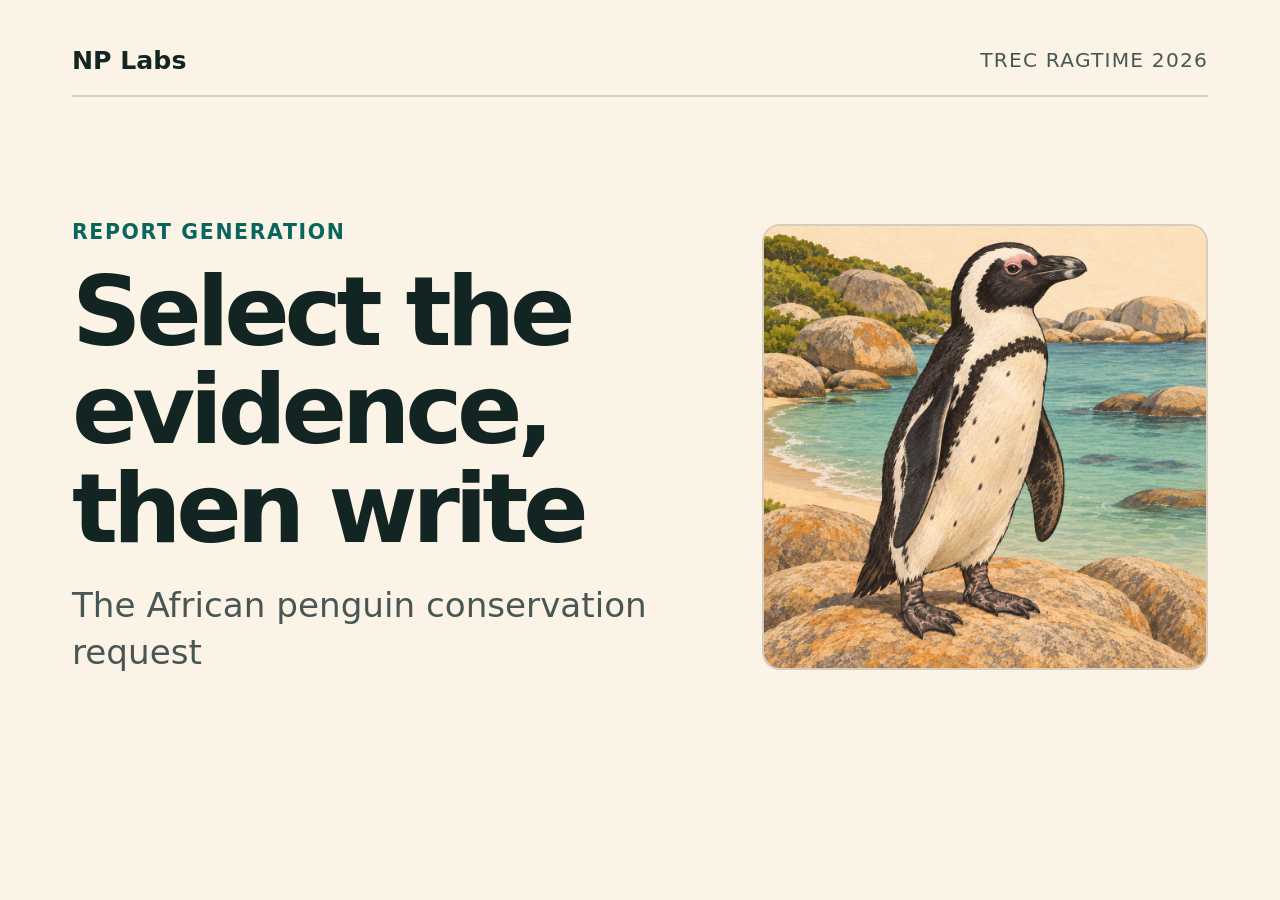
<file: paper/approach-film/film.html>
<!doctype html>
<html lang="en">
<head>
  <meta charset="utf-8">
  <title>TREC RAGTIME 2026 approach film</title>
  <style>
    :root {
      --cream: #fbf4e6;
      --paper: #fffdf7;
      --ink: #132523;
      --muted: #485755;
      --teal: #09665d;
      --violet: #584696;
      --gold: #87510b;
      --line: #d8cdbb;
      --light-teal: #dfeee7;
      --light-violet: #ede6f7;
      --light-gold: #f7e9c7;
      font: 28px/1.35 Inter, ui-sans-serif, system-ui, sans-serif;
    }

    * { box-sizing: border-box; }
    body { margin: 0; background: var(--cream); color: var(--ink); }
    h1, h2, h3, p, blockquote { margin: 0; }
    h1, h2 { letter-spacing: -0.055em; line-height: 1.02; }
    h1 { font-size: 3.45rem; }
    h2 { font-size: 2.3rem; }
    h3 { font-size: 1.14rem; line-height: 1.14; }

    header {
      position: absolute;
      inset: 44px 72px auto;
      display: flex;
      justify-content: space-between;
      align-items: center;
      padding-bottom: 17px;
      border-bottom: 2px solid var(--line);
    }

    header span { color: var(--muted); font-size: 0.72rem; letter-spacing: 0.06em; }
    header strong { font-size: 0.9rem; }

    main { position: absolute; inset: 118px 72px 124px; }
    section { height: 100%; }
    section:not(.hero) h2 { margin-top: 8px; }
    .label { color: var(--teal); font-size: 0.73rem; font-weight: 780; letter-spacing: 0.08em; text-transform: uppercase; }
    .sub { margin-top: 18px; color: var(--muted); font-size: 1.03rem; }
    .pair { display: grid; grid-template-columns: minmax(0, 1fr) minmax(0, 1fr); gap: 30px; }
    .body { margin-top: 38px; }
    .panel { padding: 30px; border: 2px solid var(--line); border-radius: 16px; background: var(--paper); }
    .panel h3 { margin-bottom: 14px; }
    .panel strong, .number { font-variant-numeric: tabular-nums; }
    .small { color: var(--muted); font-size: 0.84rem; }
    .teal { color: var(--teal); }
    .violet { color: var(--violet); }
    .gold { color: var(--gold); }

    .hero:not([hidden]) {
      display: grid;
      grid-template-columns: minmax(0, 1.2fr) minmax(0, 0.83fr);
      align-items: center;
      gap: 45px;
    }

    .hero h1 { margin-top: 16px; text-wrap: balance; }
    .hero img {
      width: 100%;
      height: auto;
      border: 2px solid var(--line);
      border-radius: 18px;
    }
    .hero .sub { max-width: 24em; margin-top: 24px; font-size: 1.22rem; }
    .request { color: var(--muted); font-size: 1.18rem; }

    .query-panel h3 { margin-bottom: 18px; }
    .query-strip {
      display: flex;
      gap: 14px;
      align-items: center;
      margin-block: 9px;
      padding: 12px 16px;
      border-left: 5px solid var(--teal);
      background: var(--light-teal);
      font-weight: 650;
    }
    .query-strip.chosen { color: var(--violet); border-color: var(--violet); background: var(--light-violet); }
    .search-row {
      display: flex;
      align-items: center;
      justify-content: space-between;
      gap: 22px;
      margin-top: 22px;
      padding: 17px 24px;
      border-radius: 12px;
      background: var(--light-teal);
    }
    .search-row strong { color: var(--teal); font-size: 1.08rem; }

    .ranks {
      display: grid;
      grid-template-columns: minmax(0, 1fr) auto minmax(0, 1fr);
      align-items: center;
      gap: 20px;
    }
    .rank-block { text-align: center; }
    .rank-block .number { font-size: 3.1rem; font-weight: 820; line-height: 1.05; }
    .arrow { align-self: center; color: var(--teal); font-size: 1.9rem; font-weight: 730; }

    .selection {
      display: flex;
      align-items: center;
      justify-content: center;
      gap: 26px;
      margin-top: 22px;
      padding: 15px 21px;
      border-radius: 12px;
      background: var(--light-violet);
    }
    .selection strong { color: var(--violet); font-size: 1.26rem; }
    .article { margin-bottom: 20px; text-align: center; }

    .source-panel { background: var(--light-teal); }
    .source-panel blockquote {
      margin-top: 20px;
      padding-left: 22px;
      border-left: 5px solid var(--teal);
      font-size: 1.28rem;
      font-weight: 650;
    }
    .finding-panel { display: grid; align-content: center; gap: 11px; }
    .finding { display: flex; gap: 20px; align-items: center; color: var(--teal); }
    .finding .number { font-size: 3rem; font-weight: 820; }
    .source-panel .small { margin-top: 20px; }

    .topic-scores { display: grid; gap: 20px; }
    .topic-scores div + div { padding-top: 20px; border-top: 2px solid var(--line); }
    .topic-scores strong { display: block; font-size: 2.32rem; line-height: 1.1; }
    .gap-panel { background: var(--light-gold); }
    .gap-panel .example { margin-top: 24px; padding-top: 18px; border-top: 2px solid #d8bb80; }
    .gap-panel .example strong { display: block; font-size: 1.4rem; }

    .bars { display: grid; gap: 26px; }
    .bar-row { padding: 22px 26px; }
    .bar-label { display: flex; justify-content: space-between; align-items: baseline; gap: 20px; }
    .bar-label strong { font-size: 2.06rem; line-height: 1.05; }
    .track { height: 18px; margin-top: 15px; border-radius: 9px; background: #e5ddcd; overflow: hidden; }
    .bar-fill { width: var(--value); height: 100%; transform-origin: left; border-radius: inherit; background: var(--teal); }
    .bar-fill.coverage { background: var(--violet); }
    .closing-resources { margin-top: 29px; }
  </style>
</head>
<body>
  <header><strong>NP Labs</strong><span>TREC RAGTIME 2026</span></header>
  <main>
    <section class="hero" data-scene="intro">
      <div>
        <p class="label">Report generation</p>
        <h1>Select the evidence, then write</h1>
        <p class="sub" data-reveal="request">The African penguin conservation request</p>
      </div>
      <img src="../../slides/art/african-penguin.jpg" alt="Illustration of an African penguin on a rocky shore">
    </section>

    <section data-scene="plan" hidden>
      <p class="label">Topic 2014</p>
      <h2>One request, eight queries</h2>
      <div class="pair body">
        <article class="panel">
          <h3>What did the requester need?</h3>
          <p class="request">Explain changes in African penguin populations, the threats they face, and what can help protect them.</p>
        </article>
        <article class="panel query-panel">
          <h3>DeepSeek query plan</h3>
          <div class="query-strip">Broad rewrite</div>
          <div class="query-strip">Population trends</div>
          <div class="query-strip chosen">Fishing restrictions</div>
          <p class="small">One broad rewrite and seven focused queries</p>
        </article>
      </div>
      <div class="search-row" data-reveal="search">
        <span>English · Spanish · Russian · Chinese</span>
        <strong>100 hits per query</strong>
      </div>
    </section>

    <section data-scene="rank" hidden>
      <p class="label">Fishing restrictions query</p>
      <h2>News24 moves to the top</h2>
      <div class="panel body">
        <h3 class="article">News24 article on fishing restrictions</h3>
        <div class="ranks">
          <div class="rank-block">
            <p class="label">Organizer search</p>
            <p class="number">16</p>
          </div>
          <div class="arrow" aria-hidden="true" data-reveal="rank" data-delay="2.2">→</div>
          <div class="rank-block" data-reveal="rank" data-delay="2.25">
            <p class="label">Mixedbread rerank</p>
            <p class="number teal">1</p>
          </div>
        </div>
      </div>
      <div class="selection" data-reveal="select">
        <span><strong>24</strong> distinct articles</span>
        <span class="arrow" aria-hidden="true">→</span>
        <span>Nuggetizer</span>
        <span class="arrow" aria-hidden="true">→</span>
        <span><strong>19</strong> retained nuggets</span>
      </div>
    </section>

    <section data-scene="write" hidden>
      <p class="label">Writing from supported claims</p>
      <h2>One cited finding</h2>
      <div class="pair body">
        <article class="panel source-panel">
          <h3>Submitted sentence · Cites News24</h3>
          <blockquote>A 2008 experiment found that restricted fishing around four colonies slowed annual population decline from about 7% to 5%.</blockquote>
          <p class="small">The citation points to the original News24 article.</p>
        </article>
        <article class="panel finding-panel" data-reveal="finding">
          <p class="label">Annual population decline</p>
          <div class="finding"><span class="number">7%</span><span class="arrow" aria-hidden="true">→</span><span class="number">5%</span></div>
          <p class="small">Approximate rates in the cited study</p>
        </article>
      </div>
    </section>

    <section data-scene="case" hidden>
      <p class="label">Topic 2014 · Preliminary AutoARGUE</p>
      <h2>What the report left out</h2>
      <div class="pair body">
        <article class="panel topic-scores" aria-label="Penguin topic scores">
          <div><strong class="teal">36 / 36</strong><span>citations supported</span></div>
          <div><strong class="violet">10 / 16</strong><span>reference nuggets credited</span></div>
        </article>
        <article class="panel gap-panel" data-reveal="gap">
          <h3>Six missing details were in selected articles</h3>
          <p>They were absent from the candidates Nuggetizer returned.</p>
          <div class="example" data-reveal="same">
            <p class="label gold">One detail in the cited News24 article</p>
            <strong>13,200 breeding pairs in 2019</strong>
          </div>
        </article>
      </div>
    </section>

    <section data-scene="results" hidden>
      <p class="label">34 assessed topics · Micro scores</p>
      <h2>Preliminary AutoARGUE results</h2>
      <div class="bars body">
        <div class="panel bar-row">
          <div class="bar-label"><h3>Citation support</h3><strong class="teal">95.73%</strong></div>
          <div class="track" aria-hidden="true"><div class="bar-fill" style="--value: 95.73%" data-fill="results"></div></div>
        </div>
        <div class="panel bar-row" data-reveal="end">
          <div class="bar-label"><h3>Nugget coverage</h3><strong class="violet">39.16%</strong></div>
          <div class="track" aria-hidden="true"><div class="bar-fill coverage" style="--value: 39.16%" data-fill="end"></div></div>
        </div>
      </div>
      <p class="small closing-resources" data-reveal="end" data-delay="1.4">Paper, slides, and scores on the project page</p>
    </section>
  </main>
  <script>
    const scenes = [...document.querySelectorAll("[data-scene]")];
    const reveals = [...document.querySelectorAll("[data-reveal]")];
    const bars = [...document.querySelectorAll("[data-fill]")];
    let cues;

    function progress(time, start, duration) {
      const part = Math.min(1, Math.max(0, (time - start) / duration));
      return 1 - (1 - part) ** 3;
    }

    window.setFilmTimeline = function (timeline) {
      cues = timeline.cues;
      window.drawFilm(0);
    };

    window.drawFilm = function (time) {
      let active = scenes[0];
      for (const scene of scenes) {
        if (time >= cues[scene.dataset.scene].start - 0.24) active = scene;
      }
      for (const scene of scenes) scene.hidden = scene !== active;

      for (const element of reveals) {
        const start = cues[element.dataset.reveal].start + Number(element.dataset.delay || 0);
        const phase = progress(time, start, 0.44);
        element.style.opacity = phase;
        element.style.transform = "translateY(" + (1 - phase) * 15 + "px)";
      }

      for (const bar of bars) {
        const phase = progress(time, cues[bar.dataset.fill].start + 0.18, 0.9);
        bar.style.transform = "scaleX(" + phase + ")";
      }
    };
  </script>
</body>
</html>
</file>
<file: assets/site.css>
:root {
  color-scheme: light dark;
  --bg: #fbf4e6;
  --panel: #fffaf0;
  --ink: #162723;
  --muted: #47564f;
  --line: #d8d0be;
  --teal: #08655b;
  --indigo: #554596;
  --green: #21643a;
  --focus: #855000;
  --radius: 10px;
  --shell: 1120px;
}

@media (prefers-color-scheme: dark) {
  :root {
    --bg: #111b19;
    --panel: #1d2925;
    --ink: #f0f6f2;
    --muted: #bac7bf;
    --line: #3c4941;
    --teal: #76dacc;
    --indigo: #c1aff6;
    --green: #82dda0;
    --focus: #f0c46f;
  }
}

* { box-sizing: border-box; }

body {
  margin: 0;
  background: var(--bg);
  color: var(--ink);
  font: 1rem/1.55 Inter, ui-sans-serif, system-ui, -apple-system, BlinkMacSystemFont, "Segoe UI", sans-serif;
}

a {
  color: var(--teal);
  text-decoration-thickness: 1px;
  text-underline-offset: 3px;
}

:focus-visible {
  outline: 3px solid var(--focus);
  outline-offset: 4px;
}

h1, h2, h3, p { margin: 0; }

h1, h2, h3 {
  letter-spacing: -0.015em;
  line-height: 1.12;
  text-wrap: balance;
}

h1 {
  font-size: clamp(2.2rem, 4.7vw, 3.4rem);
  font-weight: 820;
}

h2 {
  margin-bottom: 20px;
  font-size: clamp(1.5rem, 2.6vw, 2.1rem);
  font-weight: 800;
}

h3 {
  font-size: 1.18rem;
  font-weight: 780;
}

.shell {
  width: min(var(--shell), calc(100% - 32px));
  margin-inline: auto;
}

.skip-link {
  position: fixed;
  z-index: 2;
  top: 12px;
  left: 16px;
  padding: 8px 12px;
  opacity: 0;
  pointer-events: none;
  background: var(--panel);
}

.skip-link:focus { opacity: 1; pointer-events: auto; }

.topbar {
  position: sticky;
  z-index: 1;
  top: 0;
  border-bottom: 1px solid var(--line);
  background: var(--bg);
}

.topbar-inner, .footer-inner {
  display: flex;
  align-items: center;
  justify-content: space-between;
  gap: 12px 18px;
}

.topbar-inner { min-height: 62px; }

.brand {
  display: flex;
  align-items: center;
  gap: 11px;
  color: var(--ink);
  font-weight: 780;
  text-decoration: none;
}

.brand-mark {
  display: grid;
  width: 34px;
  height: 34px;
  place-items: center;
  border-radius: 9px;
  background: var(--teal);
  color: var(--bg);
  font-size: 0.82rem;
  font-weight: 840;
}

nav {
  display: flex;
  flex-wrap: wrap;
  gap: 4px;
}

nav a {
  padding: 7px 10px;
  border-radius: 8px;
  color: var(--muted);
  font-size: 0.89rem;
  font-weight: 650;
  text-decoration: none;
}

nav a:hover {
  background: var(--panel);
  color: var(--ink);
}

.hero {
  padding: 48px 0 40px;
  border-bottom: 1px solid var(--line);
}

.hero-inner {
  display: grid;
  grid-template-columns: minmax(0, 1.2fr) minmax(0, 1fr);
  align-items: center;
  gap: clamp(24px, 5vw, 64px);
}

.hero-art {
  display: block;
  width: 100%;
  height: auto;
  border: 1px solid var(--line);
  border-radius: var(--radius);
}

.eyebrow {
  margin-bottom: 14px;
  color: var(--teal);
  font-size: 0.78rem;
  font-weight: 800;
  letter-spacing: 0.12em;
  text-transform: uppercase;
}

.lede {
  max-width: 55ch;
  margin-top: 18px;
  color: var(--muted);
  font-size: clamp(1.02rem, 1.5vw, 1.18rem);
}

.actions {
  display: flex;
  flex-wrap: wrap;
  gap: 10px;
  margin-top: 24px;
}

.button {
  display: inline-flex;
  justify-content: center;
  padding: 10px 14px;
  border: 1px solid var(--line);
  border-radius: 9px;
  background: var(--panel);
  color: var(--ink);
  font-weight: 700;
  text-decoration: none;
}

.button:hover { border-color: var(--teal); }

.button.primary {
  border-color: var(--teal);
  background: var(--teal);
  color: var(--bg);
}

.button.primary:hover { text-decoration: underline; }

.hero-figure {
  width: 100%;
  max-width: 440px;
  margin: 0;
  justify-self: end;
}

.hero-figure figcaption {
  margin-top: 10px;
  color: var(--muted);
  font-size: 0.88rem;
}

.sr-only {
  position: absolute;
  width: 1px;
  height: 1px;
  padding: 0;
  overflow: hidden;
  clip-path: inset(50%);
  white-space: nowrap;
}

main, .section { scroll-margin-top: 64px; }

.section {
  padding: 38px 0;
  border-bottom: 1px solid var(--line);
}

.section-intro, .section-note {
  max-width: 72ch;
  color: var(--muted);
}

.section-intro { margin-bottom: 16px; }
.section-note, .section-link { margin-top: 16px; }

.pipeline, .grid {
  display: grid;
  gap: 16px;
}

.pipeline {
  grid-template-columns: repeat(4, minmax(0, 1fr));
  margin: 0;
  padding: 0;
  list-style: none;
}
.grid { grid-template-columns: repeat(3, minmax(0, 1fr)); }

@media (min-width: 921px) {
  .pipeline { column-gap: 26px; }

  .pipeline > li { position: relative; }

  .pipeline > li:not(:last-child)::after {
    position: absolute;
    top: 18px;
    right: -21px;
    content: "→" / "";
    color: var(--muted);
  }
}

.card {
  --accent: var(--teal);
  padding: 18px;
  border: 1px solid var(--line);
  border-top: 4px solid var(--accent);
  border-radius: var(--radius);
  background: var(--panel);
}

.card.violet { --accent: var(--indigo); }
.card.green { --accent: var(--green); }

.card > p, .card > ul { margin-top: 10px; }

.card p { color: var(--muted); }

.film { margin: 0; }

.film video {
  display: block;
  width: 100%;
  height: auto;
  border: 1px solid var(--line);
  border-radius: var(--radius);
  background: #fbf4e5;
}

.film figcaption {
  margin-top: 8px;
  color: var(--muted);
  font-size: 0.94rem;
}

.transcript { margin-top: 16px; }

.transcript summary {
  width: fit-content;
  cursor: pointer;
  color: var(--teal);
  font-weight: 700;
}

.transcript p {
  max-width: 72ch;
  margin-top: 12px;
  color: var(--muted);
}

.scorecard { max-width: 780px; }

.case-study {
  display: grid;
  grid-template-columns: minmax(0, 1fr) minmax(0, 1.8fr);
  gap: 16px 26px;
  max-width: 900px;
  margin-top: 30px;
  padding: 22px;
  border: 1px solid var(--line);
  border-left: 4px solid var(--indigo);
  border-radius: var(--radius);
  background: var(--panel);
}

.case-study .eyebrow { margin-bottom: 8px; }

table {
  width: 100%;
  border-collapse: collapse;
  font-size: 0.94rem;
  font-variant-numeric: tabular-nums;
}

th, td {
  padding: 8px 0;
  text-align: left;
  vertical-align: top;
}

tr + tr, tbody { border-top: 1px solid var(--line); }
tbody th { font-weight: 600; }

thead span {
  display: block;
  color: var(--muted);
  font-size: 0.82rem;
  font-weight: 500;
}

th:not(:first-child), td {
  padding-left: 12px;
  text-align: right;
}

.links {
  margin: 0;
  padding: 0;
  list-style: none;
}

.links li + li {
  margin-top: 9px;
  padding-top: 9px;
  border-top: 1px solid var(--line);
}

.links a {
  color: var(--ink);
  font-weight: 650;
  text-decoration-color: var(--accent);
}

.links a:hover { color: var(--accent); }

footer {
  padding: 28px 0 44px;
  color: var(--muted);
  font-size: 0.9rem;
}

.footer-inner { flex-wrap: wrap; }

@media (max-width: 920px) {
  .pipeline { grid-template-columns: repeat(2, minmax(0, 1fr)); }
}

@media (max-width: 700px) {
  .topbar { position: static; }

  .topbar-inner {
    flex-direction: column;
    align-items: flex-start;
    gap: 6px;
    padding: 10px 0;
  }

  nav { gap: 2px; }
  nav a { padding: 9px 6px; }
  .hero { padding: 32px 0 24px; }

  main, .section { scroll-margin-top: 0; }

  .button { width: 100%; }

  .hero-inner, .grid, .case-study { grid-template-columns: 1fr; }

  .hero-figure { justify-self: start; }

  .card { padding: 14px; }
}

@media (max-width: 430px) {
  .pipeline { grid-template-columns: 1fr; }

  .scorecard { padding: 12px; }

  table { font-size: 0.84rem; }

  thead span { font-size: 0.75rem; }
}
</file>
